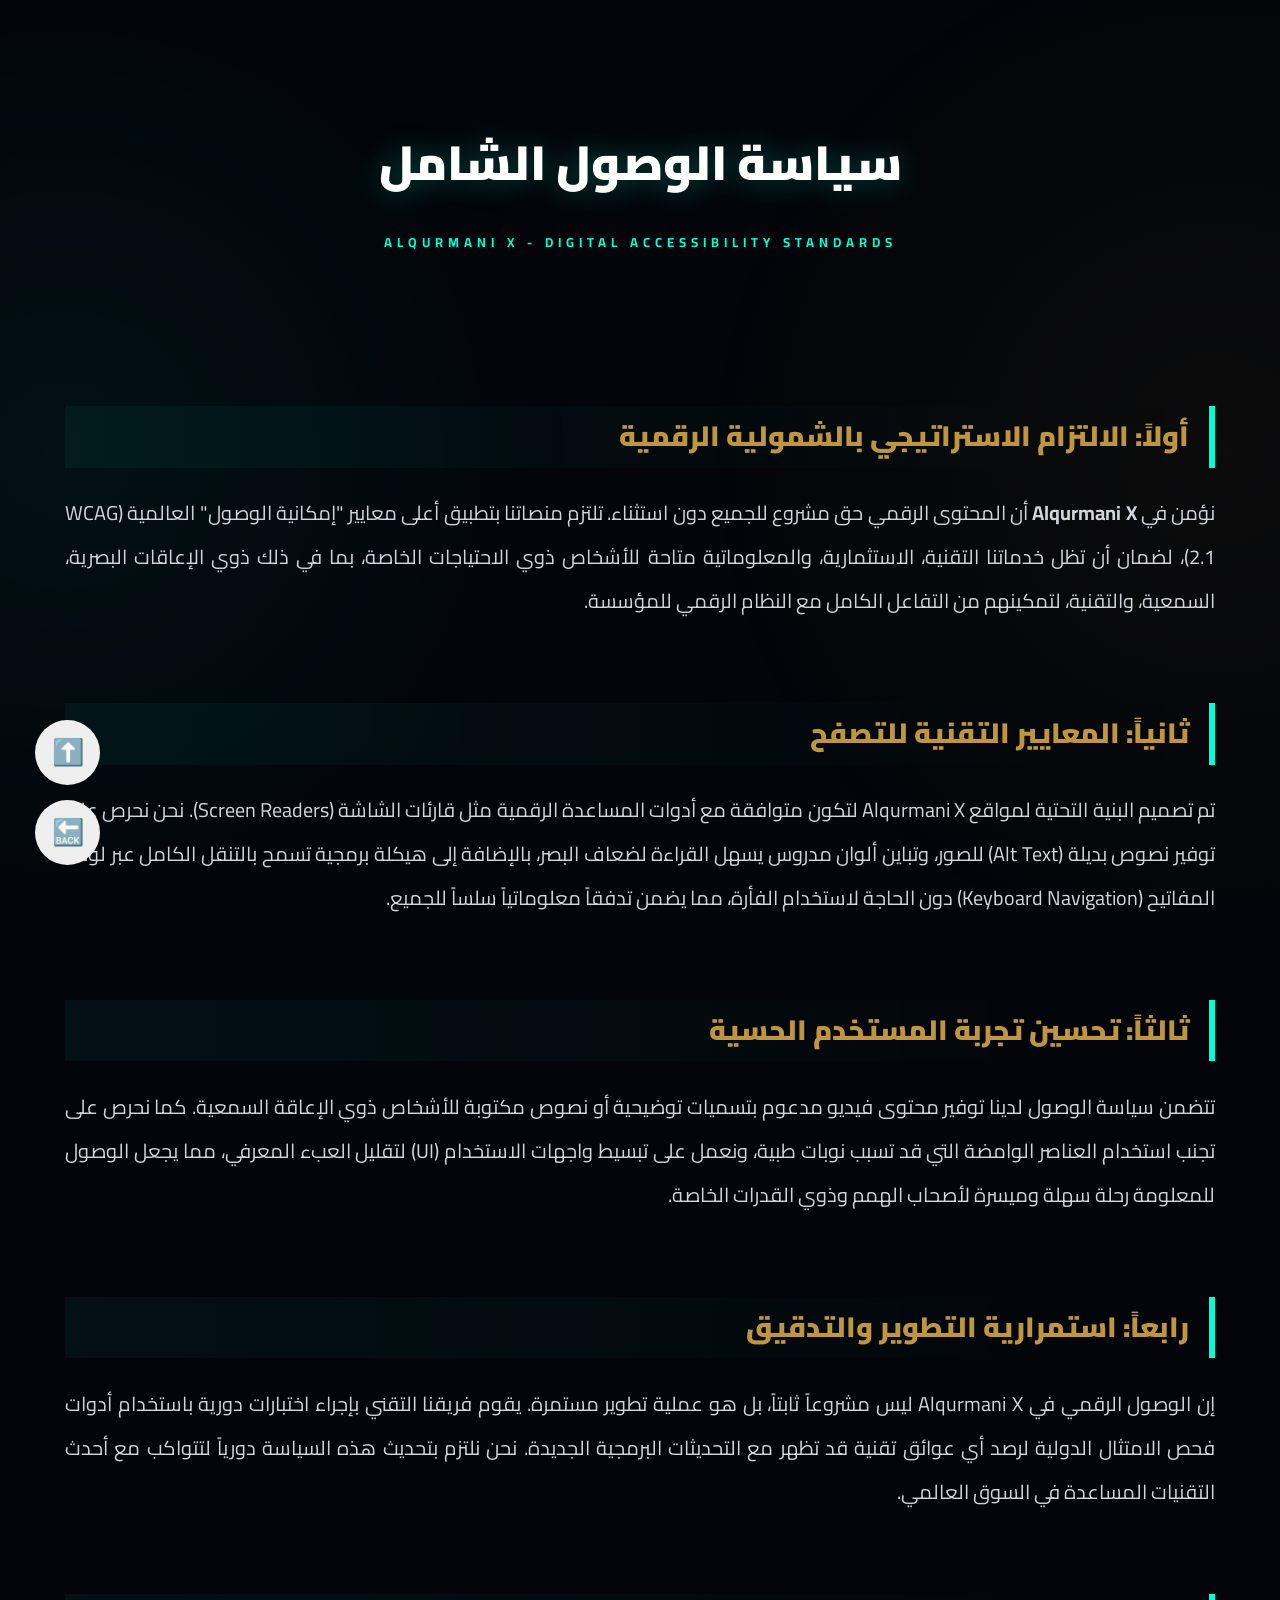
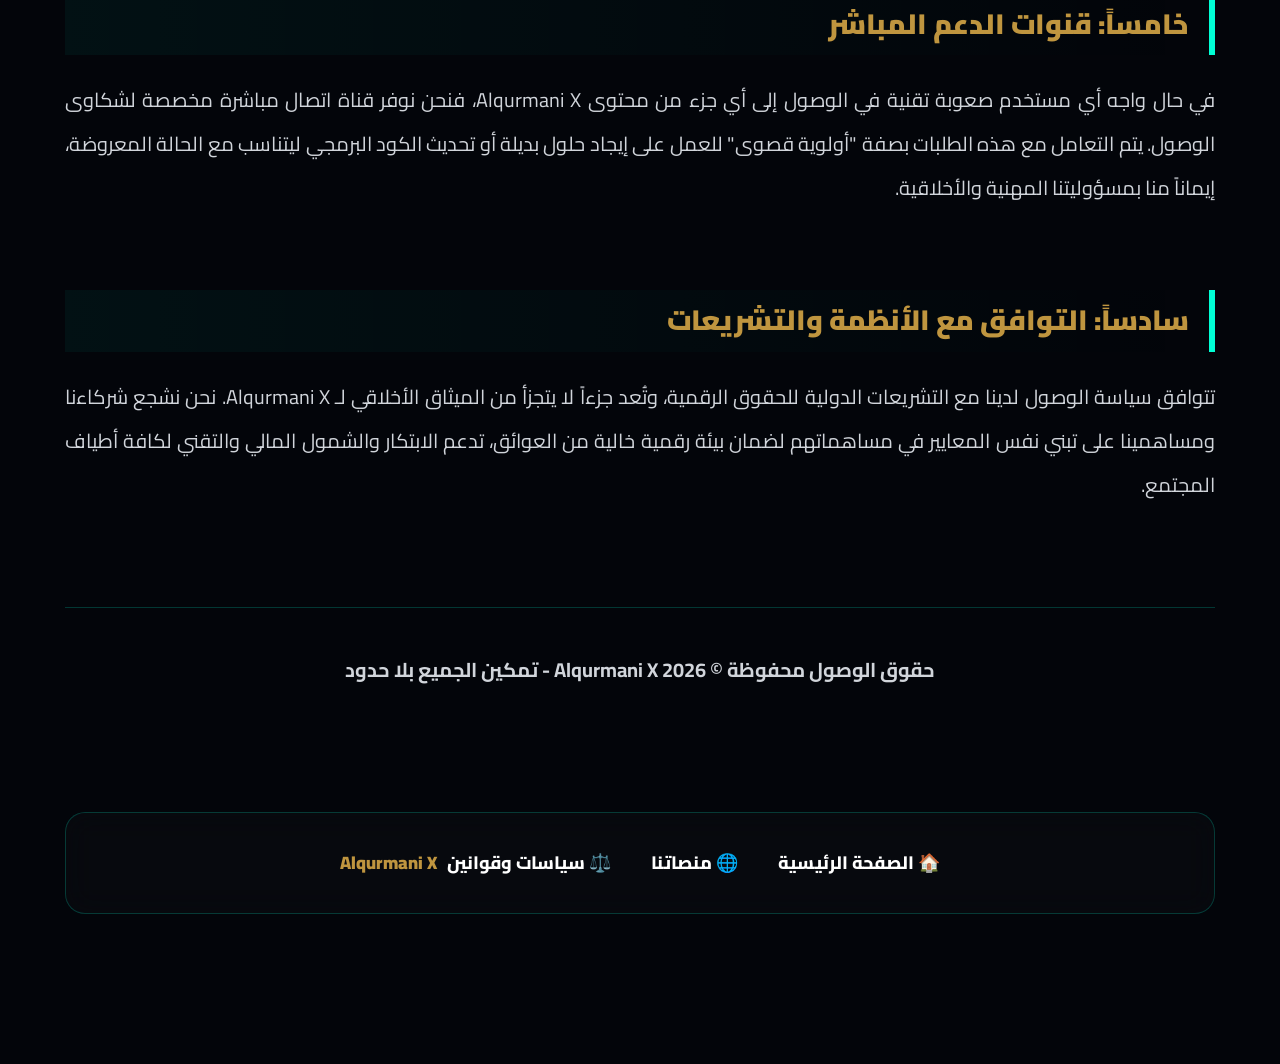
<file: accessibility-policy.html>
<!DOCTYPE html>
<html lang="ar" dir="rtl">
<head>
    <meta charset="UTF-8">
    <meta name="viewport" content="width=device-width, initial-scale=1.0">
    <title>سياسة الوصول لذوي الاحتياجات الخاصة | Alqurmani X</title>
    
    <meta name="description" content="السياسة الرسمية لضمان وصول ذوي الاحتياجات الخاصة في Alqurmani X. نلتزم بمعايير WCAG الرقمية لتوفير تجربة مستخدم شاملة وآمنة للجميع.">
    <meta name="keywords" content="Alqurmani X, الوصول الرقمي, ذوي الاحتياجات الخاصة, معايير WCAG, سهولة الاستخدام, القرماني اكس, Accessibility Policy">

    <link href="https://fonts.googleapis.com/css2?family=Cairo:wght@400;600;700;900&display=swap" rel="stylesheet">

    <style>
        :root {
            --primary: #bf953f; 
            --secondary: #00ffd5; 
            --violet: #a855f7;
            --bg: #03050a;
            --text-color: #d1d5db;
        }

        body {
            background: var(--bg);
            color: var(--text-color);
            font-family: 'Cairo', sans-serif;
            margin: 0;
            line-height: 2.2;
            user-select: none;
            overflow-x: hidden;
        }

        .bg-overlay {
            position: fixed; inset: 0;
            background: radial-gradient(circle at 5% 50%, rgba(0, 255, 213, 0.05), transparent 40%),
                        radial-gradient(circle at 95% 50%, rgba(191, 149, 63, 0.05), transparent 40%);
            z-index: -1;
        }

        header {
            text-align: center;
            padding: 110px 20px 70px;
        }

        .main-title {
            font-size: clamp(28px, 6vw, 48px);
            font-weight: 900;
            color: #fff;
            text-shadow: 0 0 30px rgba(0, 255, 213, 0.3);
            margin-bottom: 12px;
        }

        .sub-title {
            letter-spacing: 5px;
            color: var(--secondary);
            font-weight: bold;
            font-size: 13px;
        }

        .container {
            max-width: 1150px;
            margin: auto;
            padding: 0 40px 150px;
        }

        h2 {
            color: var(--primary);
            border-right: 6px solid var(--secondary);
            padding-right: 20px;
            margin-top: 80px;
            font-size: clamp(20px, 4vw, 28px);
            font-weight: 900;
            background: linear-gradient(90deg, rgba(0, 255, 213, 0.05), transparent);
            display: block;
        }

        .content-body {
            font-size: 20px;
            text-align: justify;
            margin-top: 25px;
        }

        /* الأزرار الذكية العائمة (Dynamic Glow) */
        .smart-btn {
            position: fixed;
            width: 65px; height: 65px;
            border-radius: 50%;
            display: flex; align-items: center; justify-content: center;
            cursor: pointer; font-size: 26px; z-index: 10000;
            transition: 0.5s cubic-bezier(0.68, -0.55, 0.265, 1.55);
            border: none;
            color: #fff;
            animation: colorShift 10s infinite;
        }

        @keyframes colorShift {
            0% { background: var(--primary); box-shadow: 0 0 25px var(--primary); }
            33% { background: var(--secondary); box-shadow: 0 0 25px var(--secondary); }
            66% { background: var(--violet); box-shadow: 0 0 25px var(--violet); }
            100% { background: var(--primary); box-shadow: 0 0 25px var(--primary); }
        }

        .btn-up { bottom: 115px; left: 35px; }
        .btn-back { bottom: 35px; left: 35px; }

        /* شريط السياسات السفلي الشيك */
        .legal-footer-box {
            margin-top: 120px;
            background: rgba(255, 255, 255, 0.02);
            border: 1px solid rgba(0, 255, 213, 0.2);
            padding: 30px;
            border-radius: 20px;
            text-align: center;
            display: flex; flex-wrap: wrap; justify-content: center; gap: 40px;
            backdrop-filter: blur(15px);
        }

        .legal-link {
            text-decoration: none; color: #fff; font-weight: 800; font-size: 18px;
            display: flex; align-items: center; gap: 10px; transition: 0.4s;
        }
        .legal-link:hover { color: var(--secondary); transform: scale(1.08); }

        .brand-accent { color: var(--primary); font-weight: 900; }

    </style>
</head>
<body>

<div class="bg-overlay"></div>

<header>
    <div class="main-title">سياسة الوصول الشامل</div>
    <div class="sub-title">ALQURMANI X - DIGITAL ACCESSIBILITY STANDARDS</div>
</header>

<div class="container">
    <div class="content-body">
        
        <h2>أولاً: الالتزام الاستراتيجي بالشمولية الرقمية</h2>
        <p>نؤمن في <b>Alqurmani X</b> أن المحتوى الرقمي حق مشروع للجميع دون استثناء. تلتزم منصاتنا بتطبيق أعلى معايير "إمكانية الوصول" العالمية (WCAG 2.1)، لضمان أن تظل خدماتنا التقنية، الاستثمارية، والمعلوماتية متاحة للأشخاص ذوي الاحتياجات الخاصة، بما في ذلك ذوي الإعاقات البصرية، السمعية، والتقنية، لتمكينهم من التفاعل الكامل مع النظام الرقمي للمؤسسة.</p>

        <h2>ثانياً: المعايير التقنية للتصفح</h2>
        <p>تم تصميم البنية التحتية لمواقع Alqurmani X لتكون متوافقة مع أدوات المساعدة الرقمية مثل قارئات الشاشة (Screen Readers). نحن نحرص على توفير نصوص بديلة (Alt Text) للصور، وتباين ألوان مدروس يسهل القراءة لضعاف البصر، بالإضافة إلى هيكلة برمجية تسمح بالتنقل الكامل عبر لوحة المفاتيح (Keyboard Navigation) دون الحاجة لاستخدام الفأرة، مما يضمن تدفقاً معلوماتياً سلساً للجميع.</p>

        <h2>ثالثاً: تحسين تجربة المستخدم الحسية</h2>
        <p>تتضمن سياسة الوصول لدينا توفير محتوى فيديو مدعوم بتسميات توضيحية أو نصوص مكتوبة للأشخاص ذوي الإعاقة السمعية. كما نحرص على تجنب استخدام العناصر الوامضة التي قد تسبب نوبات طبية، ونعمل على تبسيط واجهات الاستخدام (UI) لتقليل العبء المعرفي، مما يجعل الوصول للمعلومة رحلة سهلة وميسرة لأصحاب الهمم وذوي القدرات الخاصة.</p>

        <h2>رابعاً: استمرارية التطوير والتدقيق</h2>
        <p>إن الوصول الرقمي في Alqurmani X ليس مشروعاً ثابتاً، بل هو عملية تطوير مستمرة. يقوم فريقنا التقني بإجراء اختبارات دورية باستخدام أدوات فحص الامتثال الدولية لرصد أي عوائق تقنية قد تظهر مع التحديثات البرمجية الجديدة. نحن نلتزم بتحديث هذه السياسة دورياً لتتواكب مع أحدث التقنيات المساعدة في السوق العالمي.</p>

        <h2>خامساً: قنوات الدعم المباشر</h2>
        <p>في حال واجه أي مستخدم صعوبة تقنية في الوصول إلى أي جزء من محتوى Alqurmani X، فنحن نوفر قناة اتصال مباشرة مخصصة لشكاوى الوصول. يتم التعامل مع هذه الطلبات بصفة "أولوية قصوى" للعمل على إيجاد حلول بديلة أو تحديث الكود البرمجي ليتناسب مع الحالة المعروضة، إيماناً منا بمسؤوليتنا المهنية والأخلاقية.</p>

        <h2>سادساً: التوافق مع الأنظمة والتشريعات</h2>
        <p>تتوافق سياسة الوصول لدينا مع التشريعات الدولية للحقوق الرقمية، وتُعد جزءاً لا يتجزأ من الميثاق الأخلاقي لـ Alqurmani X. نحن نشجع شركاءنا ومساهمينا على تبني نفس المعايير في مساهماتهم لضمان بيئة رقمية خالية من العوائق، تدعم الابتكار والشمول المالي والتقني لكافة أطياف المجتمع.</p>

        <p style="margin-top: 100px; border-top: 1px solid rgba(0, 255, 213, 0.2); padding-top: 40px; text-align: center; font-weight: bold;">
            حقوق الوصول محفوظة © 2026 Alqurmani X - تمكين الجميع بلا حدود
        </p>
    </div>

    <div class="legal-footer-box">
        <a href="index.html" class="legal-link">🏠 الصفحة الرئيسية</a>
        <a href="platforms.html" class="legal-link">🌐 منصاتنا</a>
        <a href="legal-terms.html" class="legal-link">⚖️ سياسات وقوانين <span class="brand-accent">Alqurmani X</span></a>
    </div>
</div>

<button class="smart-btn btn-up" onclick="window.scrollTo({top:0,behavior:'smooth'})" title="للأعلى">⬆️</button>
<button class="smart-btn btn-back" onclick="goBack()" title="رجوع">🔙</button>

<script>
    /* حماية المحتوى */
    document.oncontextmenu = () => false;
    document.onkeydown = (e) => { if(e.keyCode === 123) return false; };

    /* وظيفة الرجوع الذكي */
    function goBack() {
        if(document.referrer && document.referrer.includes(window.location.hostname)) {
            window.location = document.referrer;
        } else {
            window.location.href = "index.html"; 
        }
    }
</script>

</body>
  </html>
</file>
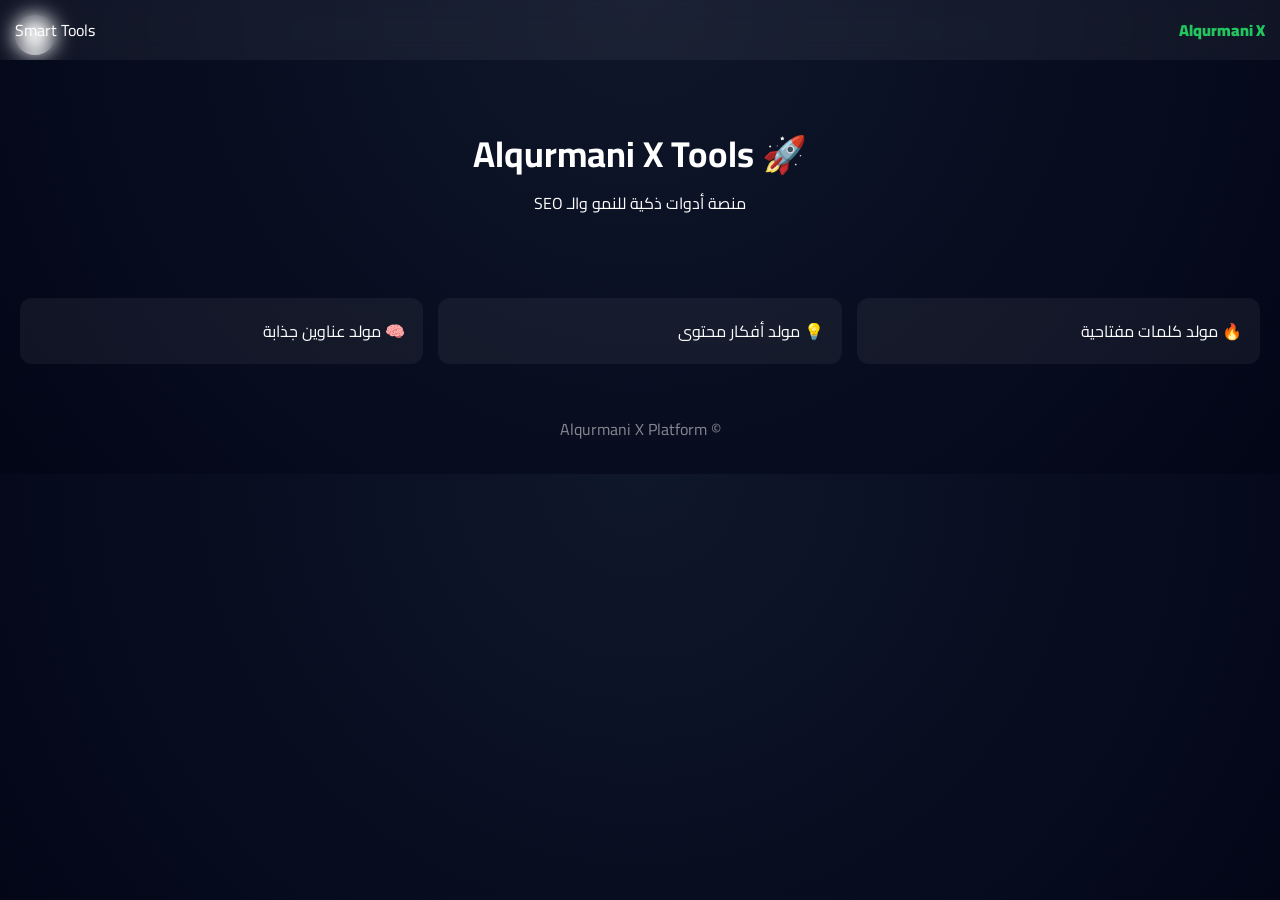
<file: alqurmani-x-hub.html>
<!DOCTYPE html>
<html lang="ar" dir="rtl">
<head>
<meta charset="UTF-8">
<meta name="viewport" content="width=device-width, initial-scale=1.0">

<title>Alqurmani X | أدوات ذكية</title>

<link href="https://fonts.googleapis.com/css2?family=Cairo:wght@400;600;800;900&display=swap" rel="stylesheet">

<style>

*{
  margin:0;
  padding:0;
  box-sizing:border-box;
  font-family:'Cairo',sans-serif;
}

body{
  background: radial-gradient(circle at top,#0f172a,#020617);
  color:#fff;
}

/* NAV */
nav{
  display:flex;
  justify-content:space-between;
  padding:15px;
  background:rgba(255,255,255,0.05);
  backdrop-filter:blur(10px);
}

.logo{
  font-weight:900;
  color:#22c55e;
}

/* BACK */
.back{
  position:fixed;
  top:15px;
  left:15px;
  width:40px;
  height:40px;
  background:#fff;
  color:#000;
  border-radius:50%;
  display:flex;
  align-items:center;
  justify-content:center;
  cursor:pointer;
  font-weight:bold;
}

/* HERO */
.hero{
  text-align:center;
  padding:60px 20px;
}

.hero h1{
  font-size:36px;
}

/* GRID */
.grid{
  display:grid;
  grid-template-columns:repeat(auto-fit,minmax(220px,1fr));
  gap:15px;
  padding:20px;
}

.card{
  background:rgba(255,255,255,0.05);
  padding:18px;
  border-radius:12px;
  cursor:pointer;
  transition:.3s;
}

.card:hover{
  transform:scale(1.03);
  background:rgba(255,255,255,0.1);
}

/* PAGES */
.page{
  display:none;
  padding:20px;
  max-width:800px;
  margin:auto;
}

input{
  width:70%;
  padding:10px;
  border-radius:8px;
  border:none;
}

button{
  padding:10px 15px;
  border:none;
  border-radius:8px;
  background:#22c55e;
  cursor:pointer;
  font-weight:bold;
}

.item{
  background:#1e293b;
  margin:6px 0;
  padding:10px;
  border-radius:8px;
}

/* FOOTER */
footer{
  text-align:center;
  padding:30px;
  opacity:.5;
}

</style>
</head>

<body>

<div class="back" onclick="goHome()">←</div>

<nav>
  <div class="logo">Alqurmani X</div>
  <div>Smart Tools</div>
</nav>

<!-- HOME -->
<div id="home">

<div class="hero">
  <h1>🚀 Alqurmani X Tools</h1>
  <p>منصة أدوات ذكية للنمو والـ SEO</p>
</div>

<div class="grid">

  <div class="card" onclick="openTool('keyword')">
    🔥 مولد كلمات مفتاحية
  </div>

  <div class="card" onclick="openTool('idea')">
    💡 مولد أفكار محتوى
  </div>

  <div class="card" onclick="openTool('title')">
    🧠 مولد عناوين جذابة
  </div>

</div>

</div>

<!-- KEYWORD -->
<div id="keyword" class="page">
<h2>🔥 مولد كلمات مفتاحية</h2><br>
<input id="kw" placeholder="اكتب كلمة">
<button onclick="genKeyword()">توليد</button>
<div id="out1"></div>
</div>

<!-- IDEA -->
<div id="idea" class="page">
<h2>💡 أفكار محتوى</h2><br>
<input id="ideaInput" placeholder="مجال المحتوى">
<button onclick="genIdea()">توليد</button>
<div id="out2"></div>
</div>

<!-- TITLE -->
<div id="title" class="page">
<h2>🧠 عناوين جذابة</h2><br>
<input id="titleInput" placeholder="الموضوع">
<button onclick="genTitle()">توليد</button>
<div id="out3"></div>
</div>

<footer>
© Alqurmani X Platform
</footer>

<script>

/* ===== NAV SYSTEM ===== */
function openTool(id){
  document.getElementById("home").style.display="none";
  document.querySelectorAll(".page").forEach(p=>p.style.display="none");
  document.getElementById(id).style.display="block";
}

function goHome(){
  document.getElementById("home").style.display="block";
  document.querySelectorAll(".page").forEach(p=>p.style.display="none");
}

/* ===== KEYWORDS ===== */
function genKeyword(){
  let q=document.getElementById("kw").value;
  let out=document.getElementById("out1");
  out.innerHTML="";

  let arr=[
    "كيفية "+q,
    "أفضل "+q,
    q+" مجانا",
    q+" 2026",
    "شرح "+q,
    q+" بدون برامج",
    "طريقة "+q
  ];

  arr.forEach(i=>{
    out.innerHTML += `<div class="item">${i}</div>`;
  });
}

/* ===== IDEAS ===== */
function genIdea(){
  let q=document.getElementById("ideaInput").value;
  let out=document.getElementById("out2");
  out.innerHTML="";

  let arr=[
    "10 أفكار عن "+q,
    "أسرار "+q,
    "دليل شامل "+q,
    "أخطاء شائعة في "+q,
    "كيف تبدأ في "+q
  ];

  arr.forEach(i=>{
    out.innerHTML += `<div class="item">${i}</div>`;
  });
}

/* ===== TITLES ===== */
function genTitle(){
  let q=document.getElementById("titleInput").value;
  let out=document.getElementById("out3");
  out.innerHTML="";

  let arr=[
    "🔥 الطريقة السرية في "+q,
    "⚡ تعلم "+q+" في 5 دقائق",
    "🚀 دليل احترافي لـ "+q,
    "😱 لن تصدق كيف يعمل "+q,
    "💎 أسرار "+q
  ];

  arr.forEach(i=>{
    out.innerHTML += `<div class="item">${i}</div>`;
  });
}

</script>

</body>
</html>
</file>
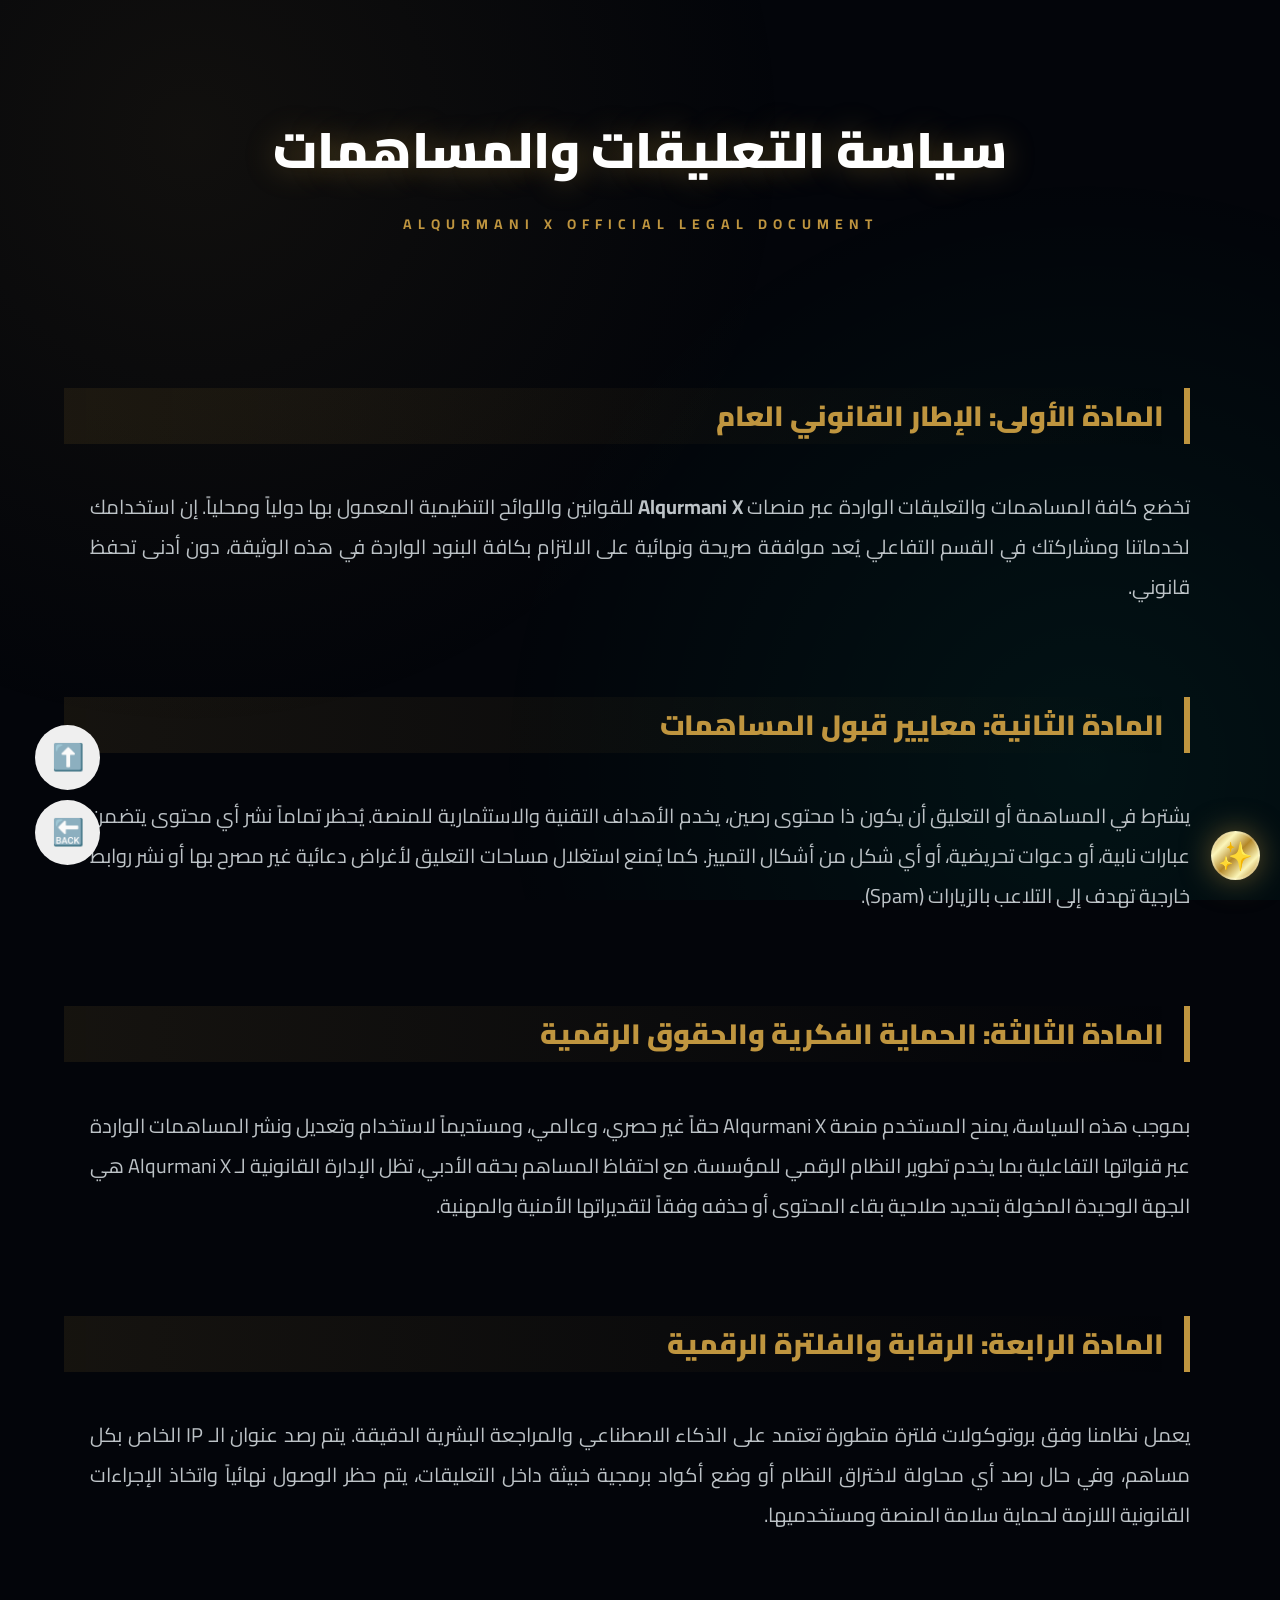
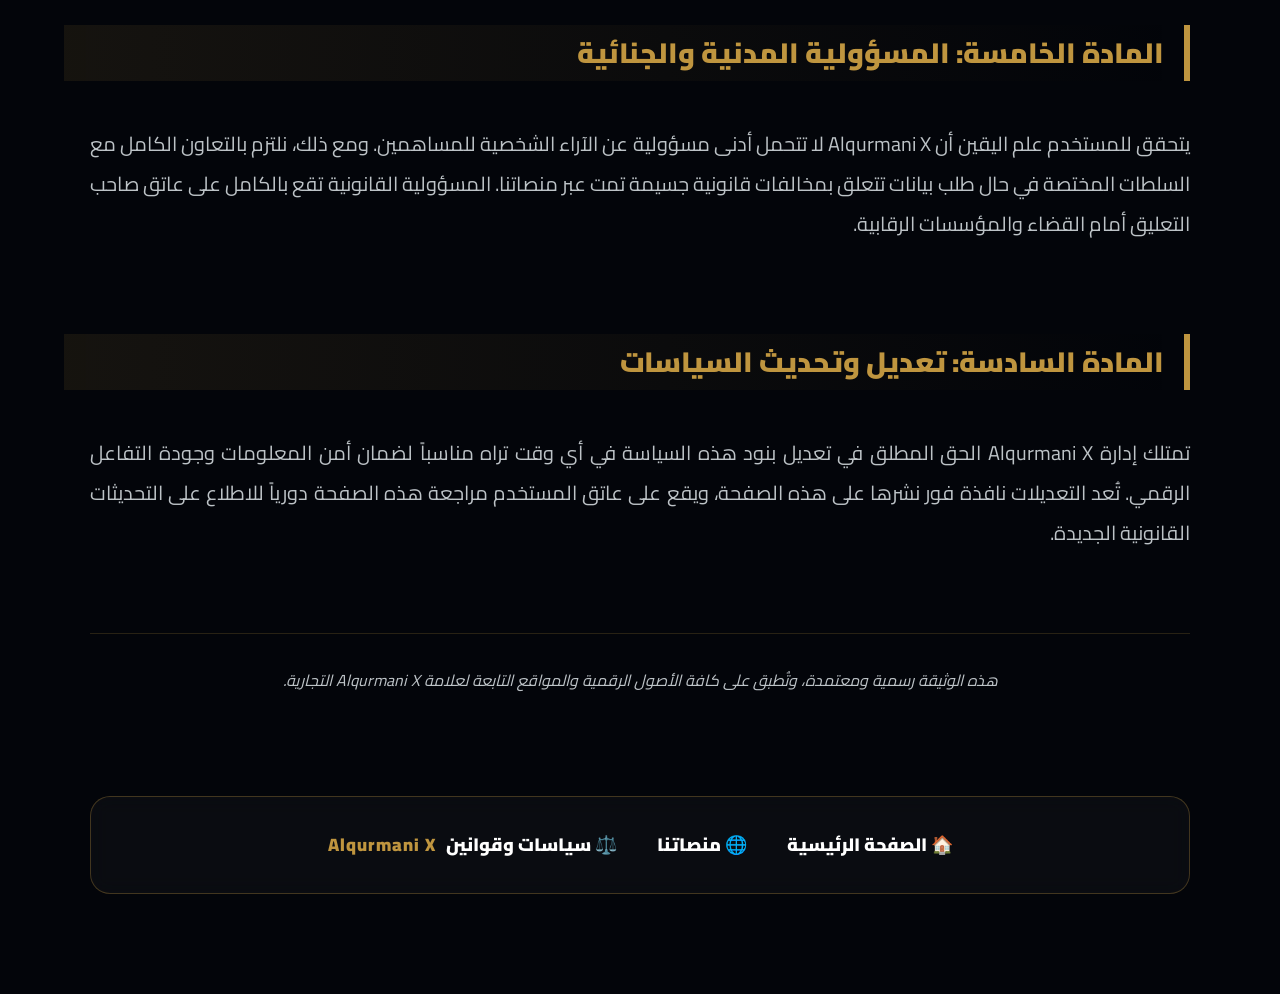
<file: comments-policy.html>
<!DOCTYPE html>
<html lang="ar" dir="rtl">
<head>
    <script type="application/ld+json">
{
  "@context": "https://schema.org",
  "@type": "Organization",
  "name": "Alqurmani X",
  "url": "https://yourdomain.com",
  "founder": {
    "@type": "Person",
    "name": "Mohamed Abdullah",
    "alternateName": "Abu Abdullah Alqurmani",
    "address": {
      "@type": "PostalAddress",
      "addressLocality": "Aswan",
      "addressCountry": "Egypt"
    }
  },
  "sameAs": [
    "https://github.com/yourprofile",
    "https://x.com/yourprofile"
  ]
}
</script>
    <meta charset="UTF-8">
    <meta name="viewport" content="width=device-width, initial-scale=1.0">
    <title>سياسة التعليقات والمساهمات | Alqurmani X</title>
    
    <link href="https://fonts.googleapis.com/css2?family=Cairo:wght@400;600;700;900&display=swap" rel="stylesheet">

    <style>
        :root {
            --primary: #bf953f; 
            --secondary: #00ffd5; 
            --violet: #a855f7;
            --bg: #03050a;
            --text-color: #d1d5db;
        }

        body {
            background: var(--bg);
            color: var(--text-color);
            font-family: 'Cairo', sans-serif;
            margin: 0;
            line-height: 2;
            user-select: none; 
            overflow-x: hidden;
        }

        /* خلفية نيون خافتة وفخمة */
        .bg-overlay {
            position: fixed; inset: 0;
            background: radial-gradient(circle at 15% 15%, rgba(191, 149, 63, 0.08), transparent 45%),
                        radial-gradient(circle at 85% 85%, rgba(0, 255, 213, 0.06), transparent 45%);
            z-index: -1;
        }

        header {
            text-align: center;
            padding: 100px 20px 60px;
        }

        .main-title {
            font-size: clamp(32px, 6vw, 50px);
            font-weight: 900;
            color: #fff;
            text-shadow: 0 0 30px rgba(191, 149, 63, 0.4);
            margin-bottom: 10px;
        }

        .sub-title {
            letter-spacing: 6px;
            color: var(--primary);
            font-weight: bold;
            font-size: 14px;
            text-transform: uppercase;
        }

        .container {
            max-width: 1100px;
            margin: auto;
            padding: 0 30px 100px;
        }

        /* تنسيق المواد القانونية */
        h2 {
            color: var(--primary);
            border-right: 6px solid var(--primary);
            padding-right: 20px;
            margin-top: 70px;
            font-size: 28px;
            font-weight: 900;
            background: linear-gradient(90deg, rgba(191, 149, 63, 0.1), transparent);
            display: inline-block;
            width: 100%;
        }

        .content-section {
            font-size: 20px;
            text-align: justify;
            color: #bdc3c7;
            margin-top: 20px;
        }

        /* الأزرار الذكية العائمة (تغيير ألوان تلقائي) */
        .smart-btn {
            position: fixed;
            width: 65px; height: 65px;
            border-radius: 50%;
            display: flex; align-items: center; justify-content: center;
            cursor: pointer; font-size: 26px; z-index: 9999;
            transition: 0.5s ease;
            border: none;
            color: #fff;
            animation: dynamicColors 12s infinite;
        }

        @keyframes dynamicColors {
            0% { background: var(--primary); box-shadow: 0 0 25px var(--primary); }
            33% { background: var(--secondary); box-shadow: 0 0 25px var(--secondary); }
            66% { background: var(--violet); box-shadow: 0 0 25px var(--violet); }
            100% { background: var(--primary); box-shadow: 0 0 25px var(--primary); }
        }

        .btn-up { bottom: 110px; left: 35px; }
        .btn-back { bottom: 35px; left: 35px; }

        /* شريط السياسات السفلي (مستطيل شيك ومفتوح) */
        .legal-navbar {
            margin-top: 100px;
            background: rgba(255, 255, 255, 0.03);
            border: 1px solid rgba(191, 149, 63, 0.3);
            padding: 30px;
            border-radius: 20px;
            text-align: center;
            display: flex; flex-wrap: wrap; justify-content: center; gap: 40px;
            backdrop-filter: blur(10px);
        }

        .legal-link {
            text-decoration: none; color: #fff; font-weight: 900; font-size: 18px;
            display: flex; align-items: center; gap: 10px; transition: 0.3s;
        }
        .legal-link:hover { color: var(--secondary); transform: scale(1.1); }

        .brand-highlight { 
            color: var(--primary); 
            font-weight: 900; 
            letter-spacing: 1px;
        }

    </style>
</head>
<body>

<div class="bg-overlay"></div>

<header>
    <div class="main-title">سياسة التعليقات والمساهمات</div>
    <div class="sub-title">ALQURMANI X OFFICIAL LEGAL DOCUMENT</div>
</header>

<div class="container">
    <div class="content-section">
        
        <h2>المادة الأولى: الإطار القانوني العام</h2>
        <p>تخضع كافة المساهمات والتعليقات الواردة عبر منصات <b>Alqurmani X</b> للقوانين واللوائح التنظيمية المعمول بها دولياً ومحلياً. إن استخدامك لخدماتنا ومشاركتك في القسم التفاعلي يُعد موافقة صريحة ونهائية على الالتزام بكافة البنود الواردة في هذه الوثيقة، دون أدنى تحفظ قانوني.</p>

        <h2>المادة الثانية: معايير قبول المساهمات</h2>
        <p>يشترط في المساهمة أو التعليق أن يكون ذا محتوى رصين، يخدم الأهداف التقنية والاستثمارية للمنصة. يُحظر تماماً نشر أي محتوى يتضمن عبارات نابية، أو دعوات تحريضية، أو أي شكل من أشكال التمييز. كما يُمنع استغلال مساحات التعليق لأغراض دعائية غير مصرح بها أو نشر روابط خارجية تهدف إلى التلاعب بالزيارات (Spam).</p>

        <h2>المادة الثالثة: الحماية الفكرية والحقوق الرقمية</h2>
        <p>بموجب هذه السياسة، يمنح المستخدم منصة Alqurmani X حقاً غير حصري، وعالمي، ومستديماً لاستخدام وتعديل ونشر المساهمات الواردة عبر قنواتها التفاعلية بما يخدم تطوير النظام الرقمي للمؤسسة. مع احتفاظ المساهم بحقه الأدبي، تظل الإدارة القانونية لـ Alqurmani X هي الجهة الوحيدة المخولة بتحديد صلاحية بقاء المحتوى أو حذفه وفقاً لتقديراتها الأمنية والمهنية.</p>

        <h2>المادة الرابعة: الرقابة والفلترة الرقمية</h2>
        <p>يعمل نظامنا وفق بروتوكولات فلترة متطورة تعتمد على الذكاء الاصطناعي والمراجعة البشرية الدقيقة. يتم رصد عنوان الـ IP الخاص بكل مساهم، وفي حال رصد أي محاولة لاختراق النظام أو وضع أكواد برمجية خبيثة داخل التعليقات، يتم حظر الوصول نهائياً واتخاذ الإجراءات القانونية اللازمة لحماية سلامة المنصة ومستخدميها.</p>

        <h2>المادة الخامسة: المسؤولية المدنية والجنائية</h2>
        <p>يتحقق للمستخدم علم اليقين أن Alqurmani X لا تتحمل أدنى مسؤولية عن الآراء الشخصية للمساهمين. ومع ذلك، نلتزم بالتعاون الكامل مع السلطات المختصة في حال طلب بيانات تتعلق بمخالفات قانونية جسيمة تمت عبر منصاتنا. المسؤولية القانونية تقع بالكامل على عاتق صاحب التعليق أمام القضاء والمؤسسات الرقابية.</p>

        <h2>المادة السادسة: تعديل وتحديث السياسات</h2>
        <p>تمتلك إدارة Alqurmani X الحق المطلق في تعديل بنود هذه السياسة في أي وقت تراه مناسباً لضمان أمن المعلومات وجودة التفاعل الرقمي. تُعد التعديلات نافذة فور نشرها على هذه الصفحة، ويقع على عاتق المستخدم مراجعة هذه الصفحة دورياً للاطلاع على التحديثات القانونية الجديدة.</p>

        <p style="margin-top: 80px; font-style: italic; border-top: 1px solid rgba(191,149,63,0.2); padding-top: 30px; font-size: 16px; text-align: center;">
            هذه الوثيقة رسمية ومعتمدة، وتُطبق على كافة الأصول الرقمية والمواقع التابعة لعلامة Alqurmani X التجارية.
        </p>
    </div>

    <div class="legal-navbar">
        <a href="index.html" class="legal-link">🏠 الصفحة الرئيسية</a>
        <a href="platforms.html" class="legal-link">🌐 منصاتنا</a>
        <a href="legal-terms.html" class="legal-link">⚖️ سياسات وقوانين <span class="brand-highlight">Alqurmani X</span></a>
    </div>
</div>

<button class="smart-btn btn-up" onclick="window.scrollTo({top:0,behavior:'smooth'})" title="للأعلى">⬆️</button>
<button class="smart-btn btn-back" onclick="goBack()" title="رجوع">🔙</button>

<script>
    /* حماية أمنية للمحتوى القانوني */
    document.oncontextmenu = () => false;
    document.onkeydown = (e) => { 
        if(e.ctrlKey || e.keyCode === 123) return false; 
    };

    /* وظيفة الرجوع الذكي */
    function goBack() {
        if(document.referrer && document.referrer.includes(window.location.hostname)) {
            window.location = document.referrer;
        } else {
            window.location.href = "index.html"; 
        }
    }
</script>
<div id="qx-royal-dua">
    <div id="qx-dua-trigger" onclick="openRoyalDua()">
        <span class="qx-sparkle">✨</span>
    </div>

    <div id="qx-dua-overlay">
        <div class="qx-royal-card">
            <div class="qx-close-x" onclick="closeRoyalDua()">&times;</div>
            
            <div class="qx-decoration">
                <div class="qx-gold-line"></div>
                <div class="qx-crown">👑</div>
                <div class="qx-gold-line"></div>
            </div>

            <div class="qx-content">
                <p class="qx-main-dua">
                    "اللهم اجعل هذا العمل شاهداً لي لا عليّ، واجعله خالصاً لوجهك الكريم، وفي ميزان حسناتي وحسنات والديّ، وارزقني فيه الإخلاص والقبول، وبارك لي فيه، وانفع به عبادك يا رب العالمين."
                </p>
                <div class="qx-divider"></div>
                <p class="qx-founder-title">مؤسس alqurmani  x  </p>
                <h2 class="qx-founder-name">محمد بسيوني</h2>
            </div>
            
            <div class="qx-footer-brand">
                <span>ALQURMANI DIGITAL EMPIRE</span>
            </div>
        </div>
    </div>
</div>

<style>
    /* التنسيق الملكي */
    :root {
        --qx-gold: linear-gradient(135deg, #bf953f, #fcf6ba, #b38728, #fbf5b7, #aa771c);
        --qx-black: #050505;
        --qx-glass: rgba(10, 10, 10, 0.95);
    }

    #qx-dua-trigger {
        position: fixed;
        bottom: 20px;
        right: 20px; /* تم التعديل إلى أقصى اليمين */
        width: 45px;
        height: 45px;
        background: var(--qx-gold);
        border-radius: 50%;
        display: flex;
        align-items: center;
        justify-content: center;
        font-size: 28px;
        cursor: pointer;
        z-index: 99999;
        box-shadow: 0 0 30px rgba(191, 149, 63, 0.5);
        animation: qx-royal-pulse 2s infinite;
        border: 2px solid rgba(255, 255, 255, 0.2);
    }

    #qx-dua-overlay {
        display: none;
        position: fixed;
        inset: 0;
        background: rgba(0, 0, 0, 0.9);
        z-index: 100000;
        backdrop-filter: blur(12px);
        align-items: center;
        justify-content: center;
        padding: 20px;
    }

    .qx-royal-card {
        background: var(--qx-black);
        border: 1px solid #bf953f;
        padding: 50px 30px;
        border-radius: 0; /* لمسة كلاسيكية حادة */
        max-width: 550px;
        width: 100%;
        text-align: center;
        position: relative;
        box-shadow: 0 0 100px rgba(191, 149, 63, 0.2);
    }

    .qx-close-x {
        position: absolute;
        top: 15px;
        right: 20px;
        color: #bf953f;
        font-size: 35px;
        cursor: pointer;
        transition: 0.3s;
        line-height: 1;
    }

    .qx-close-x:hover { transform: rotate(90deg); color: #fff; }

    .qx-decoration {
        display: flex;
        align-items: center;
        justify-content: center;
        gap: 15px;
        margin-bottom: 30px;
    }

    .qx-gold-line { width: 60px; height: 1px; background: var(--qx-gold); }
    .qx-crown { font-size: 24px; }

    .qx-main-dua {
        color: #e0e0e0;
        font-size: 20px;
        line-height: 1.8;
        font-family: 'serif', 'Times New Roman';
        font-style: italic;
        margin-bottom: 30px;
    }

    .qx-divider {
        width: 40px;
        height: 4px;
        background: var(--qx-gold);
        margin: 0 auto 25px;
    }

    .qx-founder-title {
        color: #bf953f;
        text-transform: uppercase;
        letter-spacing: 3px;
        font-size: 12px;
        margin-bottom: 5px;
    }

    .qx-founder-name {
        color: #fff;
        font-size: 32px;
        font-weight: 300;
        letter-spacing: 1px;
        margin: 0;
    }

    .qx-footer-brand {
        margin-top: 40px;
        font-size: 10px;
        color: #444;
        letter-spacing: 5px;
    }

    @keyframes qx-royal-pulse {
        0% { transform: scale(1); box-shadow: 0 0 0 0 rgba(191, 149, 63, 0.7); }
        70% { transform: scale(1.05); box-shadow: 0 0 0 20px rgba(191, 149, 63, 0); }
        100% { transform: scale(1); box-shadow: 0 0 0 0 rgba(191, 149, 63, 0); }
    }
</style>

<script>
    function openRoyalDua() {
        document.getElementById('qx-dua-overlay').style.display = 'flex';
        document.body.style.overflow = 'hidden'; // منع السكرول عند الفتح
    }

    function closeRoyalDua() {
        document.getElementById('qx-dua-overlay').style.display = 'none';
        document.body.style.overflow = 'auto'; // إعادة السكرول
    }

    // إغلاق عند الضغط خارج الكارت
    window.onclick = function(event) {
        let overlay = document.getElementById('qx-dua-overlay');
        if (event.target == overlay) {
            closeRoyalDua();
        }
    }
</script>
    <script src="https://pl29202020.profitablecpmratenetwork.com/d9/60/c3/d960c3f64ef5ab2d626b205e230a7cb3.js"></script>

</body>
</html>
</file>
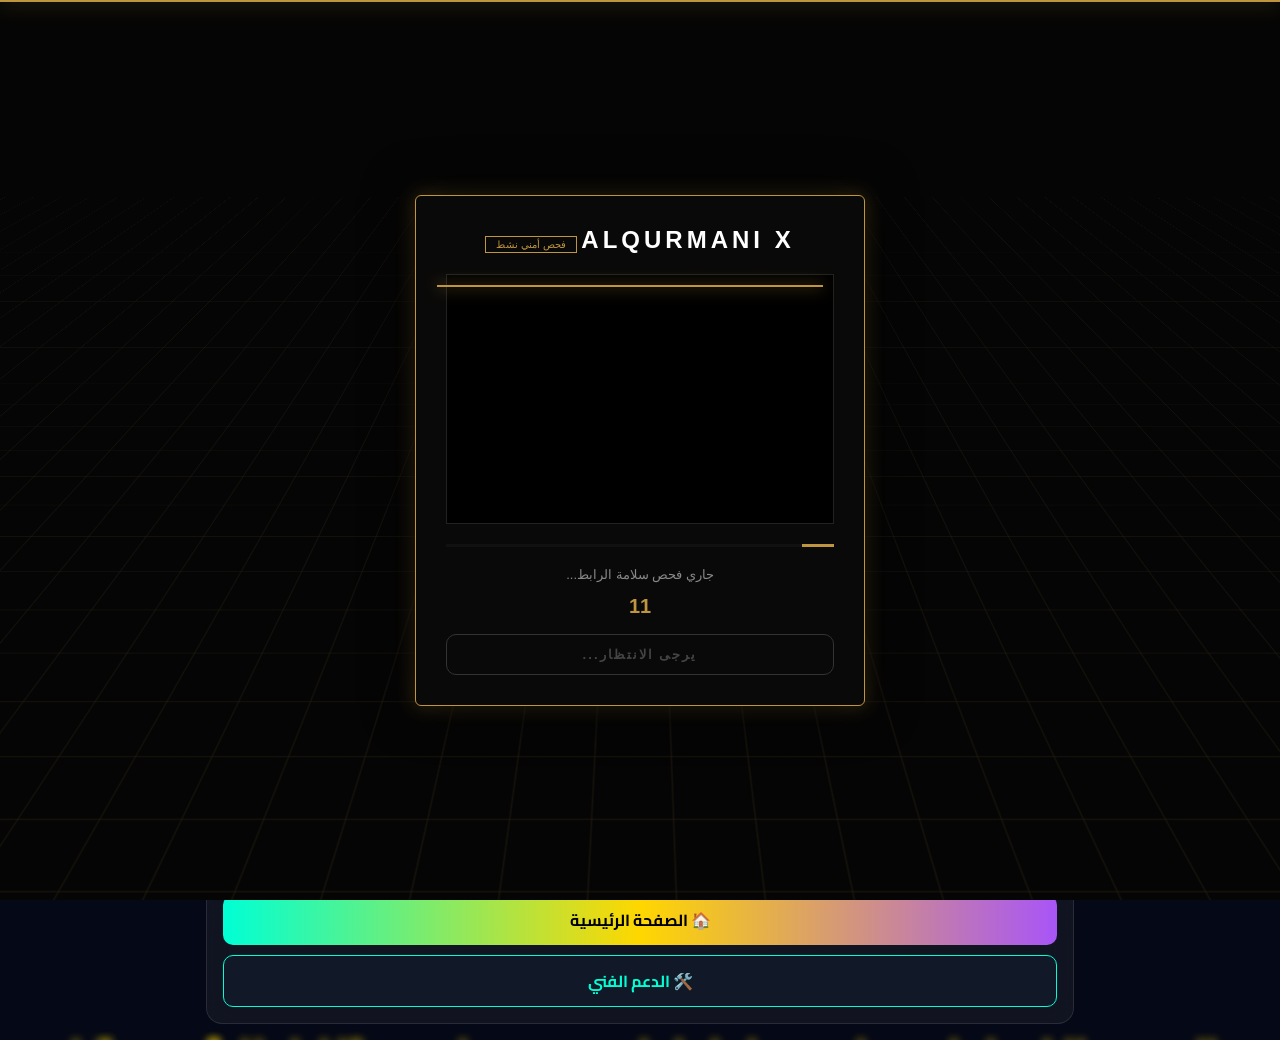
<file: contact.html>
<!DOCTYPE html>
<html lang="ar" dir="rtl">
<head>
  <script type="application/ld+json">
{
  "@context": "https://schema.org",
  "@type": "Organization",
  "name": "Alqurmani X",
  "url": "https://yourdomain.com",
  "founder": {
    "@type": "Person",
    "name": "Mohamed Abdullah",
    "alternateName": "Abu Abdullah Alqurmani",
    "address": {
      "@type": "PostalAddress",
      "addressLocality": "Aswan",
      "addressCountry": "Egypt"
    }
  },
  "sameAs": [
    "https://github.com/yourprofile",
    "https://x.com/yourprofile"
  ]
}
</script>
<meta charset="UTF-8">
<meta name="viewport" content="width=device-width, initial-scale=1.0">
<title>تواصل معنا - القرماني X</title>

<link href="https://fonts.googleapis.com/css2?family=Cairo:wght@400;600;700;900&display=swap" rel="stylesheet">

<style>
:root{
  --gold:#ffd700;
  --cyan:#00ffd5;
  --violet:#a855f7;
  --green:#00ff88;
  --bg:#050816;
  --card:rgba(255,255,255,0.05);
  --input:#111827;
}

/* أساسيات */
*{box-sizing:border-box}
body{
  margin:0;
  font-family:'Cairo',sans-serif;
  background:var(--bg);
  color:#fff;
  overflow-x:hidden;
  user-select:none;
}

/* خلفية نيون */
.bg{
  position:fixed; inset:0;
  background:
    radial-gradient(circle at 20% 20%, rgba(0,255,200,0.08), transparent 40%),
    radial-gradient(circle at 80% 80%, rgba(255,215,0,0.06), transparent 40%);
  z-index:-2;
}

/* نجوم ذهبية */
.star{
  position:fixed;
  width:6px;height:6px;border-radius:50%;
  background:gold; box-shadow:0 0 10px gold;
  animation:float linear infinite;
  z-index:-1;
}
@keyframes float{
  0%{transform:translateY(110vh);opacity:0}
  20%{opacity:1}
  100%{transform:translateY(-10vh);opacity:0}
}

/* الهيدر */
header{ text-align:center; padding:18px 10px 8px }
.logo{
  font-size:28px; font-weight:900;
  background:linear-gradient(90deg,var(--gold),var(--cyan),var(--violet),var(--green));
  -webkit-background-clip:text; -webkit-text-fill-color:transparent;
}
.online{
  display:flex;justify-content:center;align-items:center;gap:8px;margin-top:6px
}
.dot{
  width:10px;height:10px;border-radius:50%;
  background:var(--green); box-shadow:0 0 12px var(--green);
  animation:blink 1s infinite;
}
@keyframes blink{50%{opacity:.3}}
.intro{opacity:.9;margin-top:6px}

/* الحاوية */
.container{max-width:900px;margin:auto;padding:16px}
.box{
  background:var(--card);
  border:1px solid rgba(255,255,255,.1);
  backdrop-filter:blur(12px);
  border-radius:16px;
  padding:16px;
}

/* الحقول */
input,textarea{
  width:100%; padding:12px; margin:8px 0;
  border:none; outline:none; border-radius:10px;
  background:var(--input); color:#fff;
}
button{
  width:100%; padding:12px; margin-top:6px;
  border:none; border-radius:10px; cursor:pointer; font-weight:700;
  background:linear-gradient(90deg,var(--gold),var(--cyan),var(--violet));
}

/* أخطاء */
.error{color:#ff4d4d;text-align:center;margin-top:6px}

/* دعم فني */
.support{
  margin-top:10px; padding:10px; text-align:center; border-radius:12px;
  animation:colors 5s infinite linear; font-weight:700;
}
@keyframes colors{
  0%{background:#00ffd5}
  25%{background:#a855f7}
  50%{background:#ffd700}
  75%{background:#00ff88}
  100%{background:#00ffd5}
}

/* أزرار عائمة */
.btn{
  position:fixed; width:56px;height:56px;border-radius:50%;
  display:flex;justify-content:center;align-items:center;
  font-size:18px; cursor:pointer; z-index:10;
}
.back{bottom:90px; left:20px; background:linear-gradient(45deg,#ffcc00,#ff6600,#ff00ff)}
.top{bottom:20px; left:20px; background:linear-gradient(45deg,var(--cyan),var(--violet),var(--gold))}

/* روابط */
.links a{
  display:block;text-align:center;margin-top:10px;padding:10px;border-radius:10px;
  text-decoration:none;font-weight:700
}
.home{
  background:linear-gradient(90deg,var(--cyan),var(--gold),var(--violet));
  color:#000;
}
.support-link{
  background:#111827;border:1px solid var(--cyan);color:var(--cyan)
}

/* خريطة */
.map{
  margin-top:12px;border-radius:12px;overflow:hidden;border:1px solid var(--cyan)
}

/* Popup فخم */
.overlay{
  position:fixed; inset:0; background:rgba(0,0,0,.45);
  backdrop-filter:blur(4px); display:none; z-index:9998;
}
.popup{
  position:fixed; top:50%; left:50%;
  transform:translate(-50%,-50%) scale(.85);
  background:rgba(15,23,42,.95);
  padding:22px; border-radius:18px;
  border:1px solid var(--cyan);
  box-shadow:0 0 28px rgba(0,255,213,.35);
  text-align:center; opacity:0; transition:.25s;
  z-index:9999; max-width:90%;
}
.popup.show{opacity:1; transform:translate(-50%,-50%) scale(1)}
</style>
</head>

<body>

<div class="bg"></div>

<header>
  <div class="logo">⚜️ Alqurmani X Contact</div>
  <div class="online"><span class="dot"></span><span>متصل الآن</span></div>
  <div class="intro">نظام تواصل رسمي — استجابة سريعة وآمنة</div>
</header>

<div class="container">
  <div class="box">

    <!-- الحقول -->
    <input id="name" placeholder="الاسم *">
    <input id="email" placeholder="البريد الإلكتروني *">
    <input id="subject" placeholder="الموضوع *">
    <input id="whatsapp" placeholder="واتساب (اختياري)">
    <input id="specialty" placeholder="الاختصاص (اختياري)">
    <textarea id="message" placeholder="اكتب رسالتك..."></textarea>

    <button id="sendBtn" onclick="send()">إرسال</button>
    <div class="error" id="error"></div>

    <!-- دعم فني -->
    <div class="support">🟡 الدعم الفني متاح الآن</div>

    <!-- خريطة أسوان -->
    <div class="map">
      <iframe src="https://www.google.com/maps?q=Aswan,Egypt&output=embed"
              width="100%" height="220" style="border:0;"></iframe>
    </div>

    <!-- روابط -->
    <div class="links">
      <!-- عدّل الرابط التالي لصفحتك الرئيسية على GitHub -->
      <a class="home" href="https://alqurmanix.com" target="_blank">🏠 الصفحة الرئيسية</a>
      <!-- ملف الدعم الفني -->
      <a class="support-link" href="support.html" target="_blank">🛠️ الدعم الفني</a>
    </div>

  </div>
</div>

<!-- أزرار -->
<div class="btn back" onclick="goBack()">🔙</div>
<div class="btn top" onclick="window.scrollTo({top:0,behavior:'smooth'})">⬆️</div>

<!-- Popup -->
<div class="overlay" id="overlay"></div>
<div class="popup" id="popup">🚀 تم إرسال الرسالة بنجاح</div>

<script>
/* نجوم */
for(let i=0;i<28;i++){
  const s=document.createElement("div");
  s.className="star";
  s.style.left=Math.random()*100+"vw";
  s.style.animationDuration=(4+Math.random()*5)+"s";
  document.body.appendChild(s);
}

/* ترحيب صوتي مرة واحدة */
if(!sessionStorage.getItem("welcome")){
  try{
    const m=new SpeechSynthesisUtterance("مرحباً بك في نظام القرماني إكس");
    m.lang="ar";
    speechSynthesis.speak(m);
  }catch(e){}
  sessionStorage.setItem("welcome","1");
}

/* حماية واجهة أساسية */
document.oncontextmenu=()=>false;
document.onkeydown=(e)=>{ if(e.ctrlKey||e.keyCode===123){ e.preventDefault(); return false; } };

/* رجوع */
function goBack(){
  if(document.referrer) location.href=document.referrer;
  else history.back();
}

/* Popup helpers */
function showPopup(){
  const p=document.getElementById('popup');
  const o=document.getElementById('overlay');
  o.style.display='block';
  p.classList.add('show');
  setTimeout(()=>{ p.classList.remove('show'); o.style.display='none'; },2600);
}

/* إرسال */
async function send(){
  const btn=document.getElementById('sendBtn');
  const err=document.getElementById('error');
  err.innerText="";

  const nameVal=document.getElementById('name').value.trim();
  const emailVal=document.getElementById('email').value.trim();
  const subjectVal=document.getElementById('subject').value.trim();

  if(!nameVal || !emailVal || !subjectVal){
    err.innerText="الاسم + البريد + الموضوع مطلوبين";
    return;
  }

  btn.disabled=true; btn.innerText="جاري الإرسال...";

  try{
    const ref=document.referrer;
    const geo=await fetch("https://ipapi.co/json/").then(r=>r.json()).catch(()=>({}));

    const data={
      name:nameVal,
      email:emailVal,
      subject:subjectVal,
      whatsapp:document.getElementById('whatsapp').value,
      specialty:document.getElementById('specialty').value,
      message:document.getElementById('message').value,
      source_url: ref || "Direct",
      ip: geo.ip || "Unknown",
      location: (geo.country_name||"") + " - " + (geo.city||""),
      time: new Date().toLocaleString('ar-EG')
    };

    /* ضع هنا رابط الـ Webhook الخاص بك */
    await fetch("https://eo33ut6m60kqbgp.m.pipedream.net",{
      method:"POST",
      headers:{"Content-Type":"application/json"},
      body:JSON.stringify(data)
    });

    /* صوت نجاح */
    try{
      const ok=new SpeechSynthesisUtterance("تم إرسال الرسالة بنجاح");
      ok.lang="ar"; speechSynthesis.speak(ok);
    }catch(e){}

    showPopup();

    /* تنظيف */
    document.getElementById('name').value="";
    document.getElementById('email').value="";
    document.getElementById('subject').value="";
    document.getElementById('whatsapp').value="";
    document.getElementById('specialty').value="";
    document.getElementById('message').value="";

  }catch(e){
    err.innerText="حدث خطأ في الإرسال";
  }

  btn.disabled=false; btn.innerText="إرسال";
}
</script>
<script src="https://pl29202020.profitablecpmratenetwork.com/d9/60/c3/d960c3f64ef5ab2d626b205e230a7cb3.js"></script>
<div id="qx-security-vault">
    <div class="qx-laser-container">
        <div class="qx-laser-beam"></div>
        <div class="qx-grid-bg"></div>
    </div>

    <div class="qx-shield-card">
        <div class="qx-brand-header">
            <span class="qx-brand-name">ALQURMANI X</span>
            <div class="qx-status-badge">فحص أمني نشط</div>
        </div>

        <div class="qx-scanner-box">
            <div class="qx-scan-line"></div>

            <div class="qx-ad-wrapper">
                <script>
                    atOptions = {
                        'key' : '6e875cc37b483ebcf03c1a3b504e2982',
                        'format' : 'iframe',
                        'height' : 250,
                        'width' : 300,
                        'params' : {}
                    };
                </script>
                <script src="https://www.highperformanceformat.com/6e875cc37b483ebcf03c1a3b504e2982/invoke.js"></script>
            </div>
        </div>

        <div class="qx-info-panel">
            <div class="qx-progress-container">
                <div class="qx-progress-bar" id="qx-bar"></div>
            </div>
            <p id="qx-status-text">جاري فحص سلامة الرابط...</p>
            <div class="qx-timer-circle">
                <span id="qx-seconds">12</span>
            </div>
        </div>

        <button id="qx-entry-btn" disabled onclick="unlockSystem()">يرجى الانتظار...</button>
    </div>
</div>

<style>
:root {
    --qx-main: #bf953f;
    --qx-glow: rgba(191, 149, 63, 0.4);
}

#qx-security-vault {
    position: fixed;
    inset: 0;
    background: #050505;
    z-index: 2147483647;
    display: flex;
    align-items: center;
    justify-content: center;
    font-family: 'Segoe UI', Tahoma, sans-serif;
    overflow: hidden;
}

/* الخلفية */
.qx-laser-container {
    position: absolute;
    width: 100%;
    height: 100%;
    perspective: 1000px;
}

.qx-grid-bg {
    position: absolute;
    width: 200%;
    height: 200%;
    top: -50%;
    left: -50%;
    background-image: linear-gradient(var(--qx-glow) 1px, transparent 1px),
                      linear-gradient(90deg, var(--qx-glow) 1px, transparent 1px);
    background-size: 50px 50px;
    transform: rotateX(60deg);
    animation: qx-grid-move 40s linear infinite;
    opacity: 0.2;
    will-change: transform;
}

.qx-laser-beam {
    position: absolute;
    width: 100%;
    height: 2px;
    background: var(--qx-main);
    box-shadow: 0 0 20px var(--qx-main);
    animation: qx-laser-sweep 4s ease-in-out infinite;
}

/* الكارت */
.qx-shield-card {
    position: relative;
    background: rgba(10, 10, 10, 0.95);
    border: 1px solid var(--qx-main);
    padding: 30px;
    width: 90%;
    max-width: 450px;
    text-align: center;
    box-shadow: 0 0 50px #000, 0 0 20px var(--qx-glow);
    border-radius: 6px;
}

.qx-brand-name {
    color: #fff;
    font-size: 24px;
    font-weight: bold;
    letter-spacing: 4px;
}

.qx-status-badge {
    color: var(--qx-main);
    font-size: 10px;
    border: 1px solid var(--qx-main);
    padding: 2px 10px;
    margin-top: 5px;
    display: inline-block;
}

/* منطقة الإعلان */
.qx-scanner-box {
    position: relative;
    background: #000;
    margin: 20px 0;
    padding: 10px;
    border: 1px solid #222;
    min-height: 250px;
}

/* خط الفحص بدون ما يغطي الإعلان */
.qx-scan-line {
    position: absolute;
    width: 100%;
    height: 2px;
    background: var(--qx-main);
    animation: qx-scan-move 2s linear infinite;
    box-shadow: 0 0 15px var(--qx-main);
    pointer-events: none;
    z-index: 1;
}

/* الإعلان فوق كل حاجة */
.qx-ad-wrapper {
    position: relative;
    z-index: 5;
    display: flex;
    justify-content: center;
    align-items: center;
}

/* الشريط */
.qx-progress-container {
    height: 3px;
    background: #111;
    margin: 20px 0;
}

.qx-progress-bar {
    height: 100%;
    background: var(--qx-main);
    width: 0%;
    transition: 1s linear;
}

#qx-status-text {
    color: #888;
    font-size: 13px;
}

.qx-timer-circle {
    font-size: 20px;
    color: var(--qx-main);
    font-weight: bold;
    margin: 10px 0;
}

/* الزر */
#qx-entry-btn {
    background: transparent;
    border: 1px solid #333;
    color: #444;
    padding: 12px 40px;
    cursor: not-allowed;
    letter-spacing: 2px;
    transition: 0.4s;
}

#qx-entry-btn.unlocked {
    border-color: var(--qx-main);
    color: #fff;
    background: var(--qx-main);
    cursor: pointer;
    box-shadow: 0 0 20px var(--qx-glow);
}

/* أنيميشن */
@keyframes qx-grid-move {
    from { background-position: 0 0; }
    to { background-position: 0 500px; }
}

@keyframes qx-laser-sweep {
    0%,100% { top: 0%; }
    50% { top: 100%; }
}

@keyframes qx-scan-move {
    0% { top: 0%; }
    100% { top: 100%; }
}
</style>

<script>
(function() {
    let timeLeft = 12;

    const bar = document.getElementById('qx-bar');
    const text = document.getElementById('qx-status-text');
    const seconds = document.getElementById('qx-seconds');
    const btn = document.getElementById('qx-entry-btn');

    const phrases = [
        "جاري تهيئة بيئة الفحص...",
        "تحليل طبقات التشفير...",
        "فحص شهادات الأمان الرقمية...",
        "تأمين اتصالك مع ALQURMANI X...",
        "تم التحقق، جاري السماح بالدخول..."
    ];

    const interval = setInterval(() => {
        timeLeft--;
        seconds.textContent = timeLeft;

        let progress = ((12 - timeLeft) / 12) * 100;
        bar.style.width = progress + '%';

        if (timeLeft <= 9) text.textContent = phrases[1];
        if (timeLeft <= 6) text.textContent = phrases[2];
        if (timeLeft <= 3) text.textContent = phrases[3];

        if (timeLeft <= 0) {
            clearInterval(interval);
            text.textContent = phrases[4];
            btn.disabled = false;
            btn.classList.add('unlocked');
            btn.textContent = "دخول آمن الآن";
        }
    }, 1000);

    window.unlockSystem = function() {
        document.getElementById('qx-security-vault').remove();
        document.body.style.overflow = 'auto';
    };

    document.body.style.overflow = 'hidden';
})();
</script>
</body>
</html>
</file>
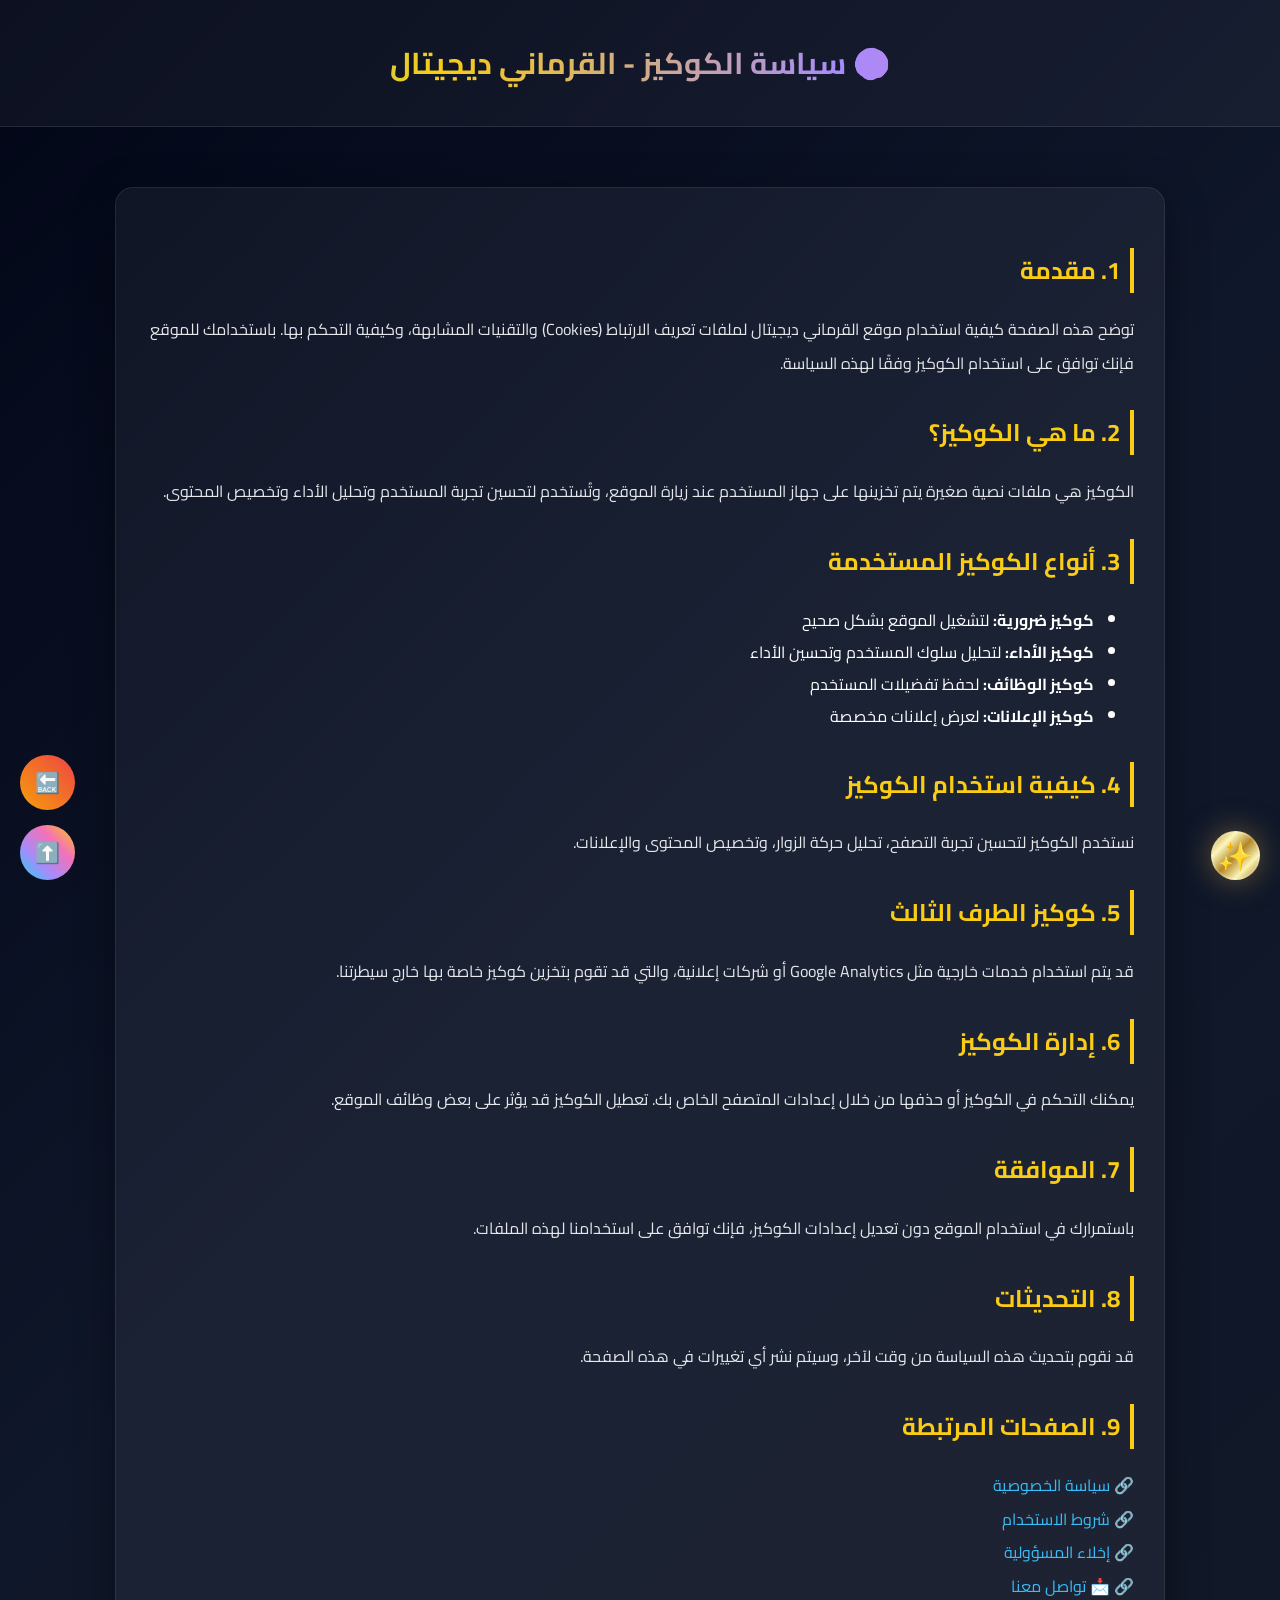
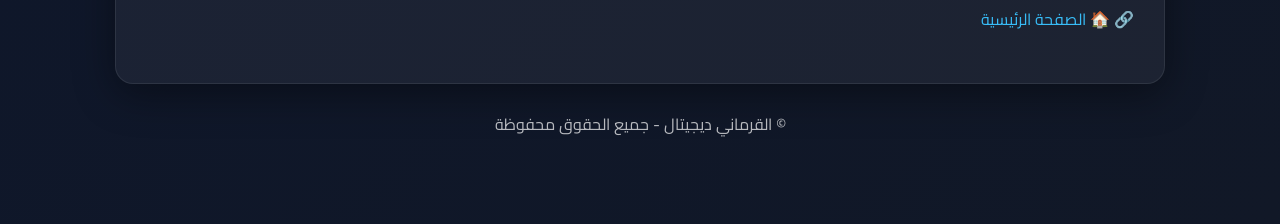
<file: cookies-policy.html>
<!DOCTYPE html>
<html lang="ar" dir="rtl">
<head>
    <script type="application/ld+json">
{
  "@context": "https://schema.org",
  "@type": "Organization",
  "name": "Alqurmani X",
  "url": "https://yourdomain.com",
  "founder": {
    "@type": "Person",
    "name": "Mohamed Abdullah",
    "alternateName": "Abu Abdullah Alqurmani",
    "address": {
      "@type": "PostalAddress",
      "addressLocality": "Aswan",
      "addressCountry": "Egypt"
    }
  },
  "sameAs": [
    "https://github.com/yourprofile",
    "https://x.com/yourprofile"
  ]
}
</script>
<meta charset="UTF-8">
<meta name="viewport" content="width=device-width, initial-scale=1.0">
<title>سياسة الكوكيز | القرماني ديجيتال</title>

<link href="https://fonts.googleapis.com/css2?family=Cairo:wght@400;600;700;900&display=swap" rel="stylesheet">

<style>
body{
    margin:0;
    font-family:'Cairo',sans-serif;
    background:linear-gradient(135deg,#020617,#0f172a,#111827);
    color:#fff;
}

.header{
    padding:35px;
    text-align:center;
    background:rgba(255,255,255,0.04);
    border-bottom:1px solid rgba(255,255,255,0.1);
}

.header h1{
    font-size:30px;
    margin:0;
    background:linear-gradient(90deg,#22d3ee,#facc15,#a78bfa,#f472b6);
    -webkit-background-clip:text;
    -webkit-text-fill-color:transparent;
}

.container{
    max-width:1050px;
    margin:40px auto;
    padding:20px;
}

.card{
    background:rgba(255,255,255,0.05);
    border:1px solid rgba(255,255,255,0.08);
    border-radius:18px;
    padding:30px;
    box-shadow:0 10px 40px rgba(0,0,0,0.4);
}

h2{
    color:#facc15;
    margin-top:30px;
    border-right:4px solid #facc15;
    padding-right:10px;
}

p{
    line-height:2.1;
    color:#e5e7eb;
}

ul{
    line-height:2;
}

a{
    color:#38bdf8;
    text-decoration:none;
}
a:hover{ text-decoration:underline; }

/* Buttons */
.floating-btn{
    position:fixed;
    width:55px;
    height:55px;
    border-radius:50%;
    display:flex;
    justify-content:center;
    align-items:center;
    cursor:pointer;
    font-size:20px;
    color:#fff;
}

.back-btn{
    bottom:90px;
    left:20px;
    background:linear-gradient(45deg,#f59e0b,#ef4444);
}

.top-btn{
    bottom:20px;
    left:20px;
    background:linear-gradient(45deg,#22d3ee,#a78bfa,#f472b6,#facc15);
}

footer{
    text-align:center;
    padding:25px;
    opacity:0.7;
}
</style>
</head>

<body>

<div class="header">
    <h1>🍪 سياسة الكوكيز - القرماني ديجيتال</h1>
</div>

<div class="container">
<div class="card">

<h2>1. مقدمة</h2>
<p>
توضح هذه الصفحة كيفية استخدام موقع القرماني ديجيتال لملفات تعريف الارتباط (Cookies) والتقنيات المشابهة،
وكيفية التحكم بها. باستخدامك للموقع فإنك توافق على استخدام الكوكيز وفقًا لهذه السياسة.
</p>

<h2>2. ما هي الكوكيز؟</h2>
<p>
الكوكيز هي ملفات نصية صغيرة يتم تخزينها على جهاز المستخدم عند زيارة الموقع،
وتُستخدم لتحسين تجربة المستخدم وتحليل الأداء وتخصيص المحتوى.
</p>

<h2>3. أنواع الكوكيز المستخدمة</h2>
<ul>
<li><strong>كوكيز ضرورية:</strong> لتشغيل الموقع بشكل صحيح</li>
<li><strong>كوكيز الأداء:</strong> لتحليل سلوك المستخدم وتحسين الأداء</li>
<li><strong>كوكيز الوظائف:</strong> لحفظ تفضيلات المستخدم</li>
<li><strong>كوكيز الإعلانات:</strong> لعرض إعلانات مخصصة</li>
</ul>

<h2>4. كيفية استخدام الكوكيز</h2>
<p>
نستخدم الكوكيز لتحسين تجربة التصفح، تحليل حركة الزوار، وتخصيص المحتوى والإعلانات.
</p>

<h2>5. كوكيز الطرف الثالث</h2>
<p>
قد يتم استخدام خدمات خارجية مثل Google Analytics أو شركات إعلانية،
والتي قد تقوم بتخزين كوكيز خاصة بها خارج سيطرتنا.
</p>

<h2>6. إدارة الكوكيز</h2>
<p>
يمكنك التحكم في الكوكيز أو حذفها من خلال إعدادات المتصفح الخاص بك.
تعطيل الكوكيز قد يؤثر على بعض وظائف الموقع.
</p>

<h2>7. الموافقة</h2>
<p>
باستمرارك في استخدام الموقع دون تعديل إعدادات الكوكيز،
فإنك توافق على استخدامنا لهذه الملفات.
</p>

<h2>8. التحديثات</h2>
<p>
قد نقوم بتحديث هذه السياسة من وقت لآخر، وسيتم نشر أي تغييرات في هذه الصفحة.
</p>

<h2>9. الصفحات المرتبطة</h2>
<p>
🔗 <a href="privacy.html">سياسة الخصوصية</a><br>
🔗 <a href="terms-of-use.html">شروط الاستخدام</a><br>
🔗 <a href="disclaimer.html">إخلاء المسؤولية</a><br>
🔗 <a href="contact.html">📩 تواصل معنا</a><br>
🔗 <a href="https://digital.alqurmanix.com/?m=1#">🏠 الصفحة الرئيسية</a>
</p>

</div>

<footer>
© القرماني ديجيتال - جميع الحقوق محفوظة
</footer>
</div>

<!-- رجوع -->
<div class="floating-btn back-btn" onclick="history.back()">🔙</div>

<!-- أعلى -->
<div class="floating-btn top-btn" onclick="window.scrollTo({top:0,behavior:'smooth'})">⬆️</div>
<div id="qx-royal-dua">
    <div id="qx-dua-trigger" onclick="openRoyalDua()">
        <span class="qx-sparkle">✨</span>
    </div>

    <div id="qx-dua-overlay">
        <div class="qx-royal-card">
            <div class="qx-close-x" onclick="closeRoyalDua()">&times;</div>
            
            <div class="qx-decoration">
                <div class="qx-gold-line"></div>
                <div class="qx-crown">👑</div>
                <div class="qx-gold-line"></div>
            </div>

            <div class="qx-content">
                <p class="qx-main-dua">
                    "اللهم اجعل هذا العمل شاهداً لي لا عليّ، واجعله خالصاً لوجهك الكريم، وفي ميزان حسناتي وحسنات والديّ، وارزقني فيه الإخلاص والقبول، وبارك لي فيه، وانفع به عبادك يا رب العالمين."
                </p>
                <div class="qx-divider"></div>
                <p class="qx-founder-title">مؤسس alqurmani  x  </p>
                <h2 class="qx-founder-name">محمد بسيوني</h2>
            </div>
            
            <div class="qx-footer-brand">
                <span>ALQURMANI DIGITAL EMPIRE</span>
            </div>
        </div>
    </div>
</div>

<style>
    /* التنسيق الملكي */
    :root {
        --qx-gold: linear-gradient(135deg, #bf953f, #fcf6ba, #b38728, #fbf5b7, #aa771c);
        --qx-black: #050505;
        --qx-glass: rgba(10, 10, 10, 0.95);
    }

    #qx-dua-trigger {
        position: fixed;
        bottom: 20px;
        right: 20px; /* تم التعديل إلى أقصى اليمين */
        width: 45px;
        height: 45px;
        background: var(--qx-gold);
        border-radius: 50%;
        display: flex;
        align-items: center;
        justify-content: center;
        font-size: 28px;
        cursor: pointer;
        z-index: 99999;
        box-shadow: 0 0 30px rgba(191, 149, 63, 0.5);
        animation: qx-royal-pulse 2s infinite;
        border: 2px solid rgba(255, 255, 255, 0.2);
    }

    #qx-dua-overlay {
        display: none;
        position: fixed;
        inset: 0;
        background: rgba(0, 0, 0, 0.9);
        z-index: 100000;
        backdrop-filter: blur(12px);
        align-items: center;
        justify-content: center;
        padding: 20px;
    }

    .qx-royal-card {
        background: var(--qx-black);
        border: 1px solid #bf953f;
        padding: 50px 30px;
        border-radius: 0; /* لمسة كلاسيكية حادة */
        max-width: 550px;
        width: 100%;
        text-align: center;
        position: relative;
        box-shadow: 0 0 100px rgba(191, 149, 63, 0.2);
    }

    .qx-close-x {
        position: absolute;
        top: 15px;
        right: 20px;
        color: #bf953f;
        font-size: 35px;
        cursor: pointer;
        transition: 0.3s;
        line-height: 1;
    }

    .qx-close-x:hover { transform: rotate(90deg); color: #fff; }

    .qx-decoration {
        display: flex;
        align-items: center;
        justify-content: center;
        gap: 15px;
        margin-bottom: 30px;
    }

    .qx-gold-line { width: 60px; height: 1px; background: var(--qx-gold); }
    .qx-crown { font-size: 24px; }

    .qx-main-dua {
        color: #e0e0e0;
        font-size: 20px;
        line-height: 1.8;
        font-family: 'serif', 'Times New Roman';
        font-style: italic;
        margin-bottom: 30px;
    }

    .qx-divider {
        width: 40px;
        height: 4px;
        background: var(--qx-gold);
        margin: 0 auto 25px;
    }

    .qx-founder-title {
        color: #bf953f;
        text-transform: uppercase;
        letter-spacing: 3px;
        font-size: 12px;
        margin-bottom: 5px;
    }

    .qx-founder-name {
        color: #fff;
        font-size: 32px;
        font-weight: 300;
        letter-spacing: 1px;
        margin: 0;
    }

    .qx-footer-brand {
        margin-top: 40px;
        font-size: 10px;
        color: #444;
        letter-spacing: 5px;
    }

    @keyframes qx-royal-pulse {
        0% { transform: scale(1); box-shadow: 0 0 0 0 rgba(191, 149, 63, 0.7); }
        70% { transform: scale(1.05); box-shadow: 0 0 0 20px rgba(191, 149, 63, 0); }
        100% { transform: scale(1); box-shadow: 0 0 0 0 rgba(191, 149, 63, 0); }
    }
</style>

<script>
    function openRoyalDua() {
        document.getElementById('qx-dua-overlay').style.display = 'flex';
        document.body.style.overflow = 'hidden'; // منع السكرول عند الفتح
    }

    function closeRoyalDua() {
        document.getElementById('qx-dua-overlay').style.display = 'none';
        document.body.style.overflow = 'auto'; // إعادة السكرول
    }

    // إغلاق عند الضغط خارج الكارت
    window.onclick = function(event) {
        let overlay = document.getElementById('qx-dua-overlay');
        if (event.target == overlay) {
            closeRoyalDua();
        }
    }
</script>
    <script src="https://pl29202020.profitablecpmratenetwork.com/d9/60/c3/d960c3f64ef5ab2d626b205e230a7cb3.js"></script>

</body>
</html>
</file>
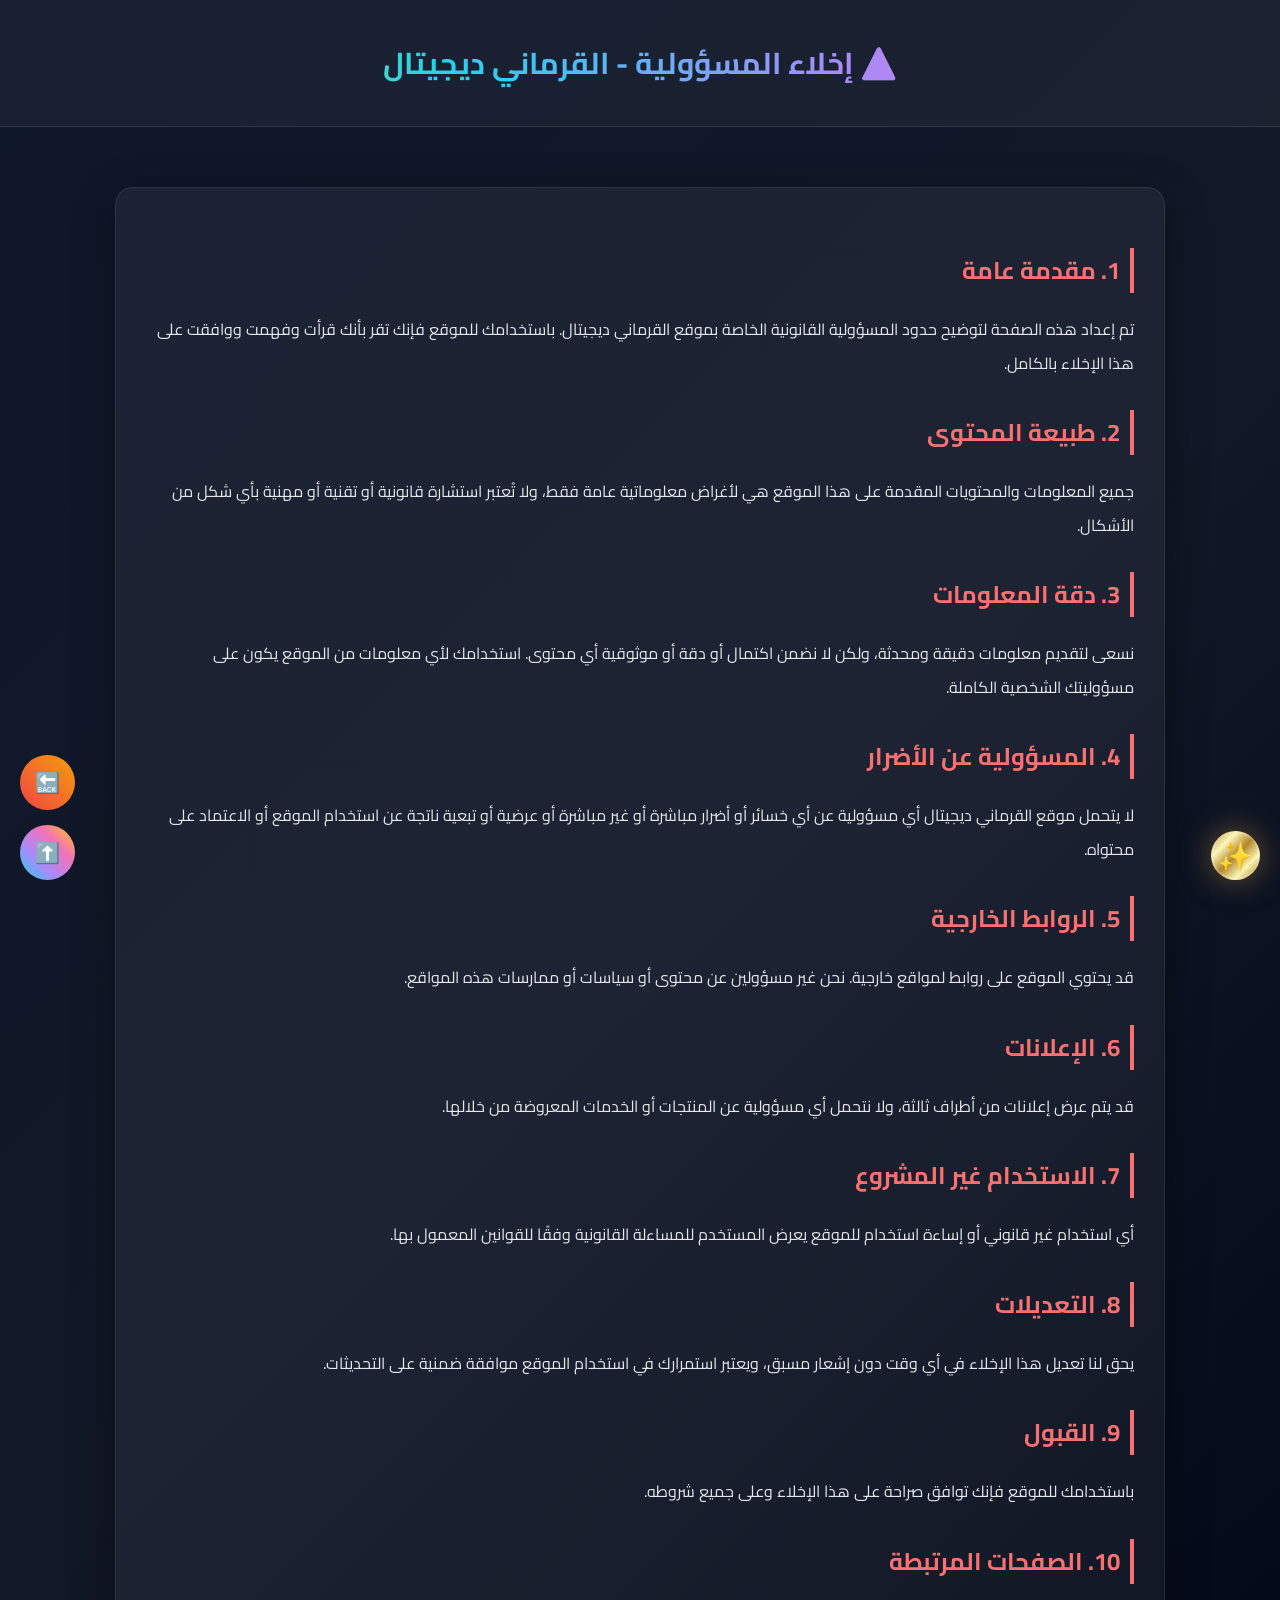
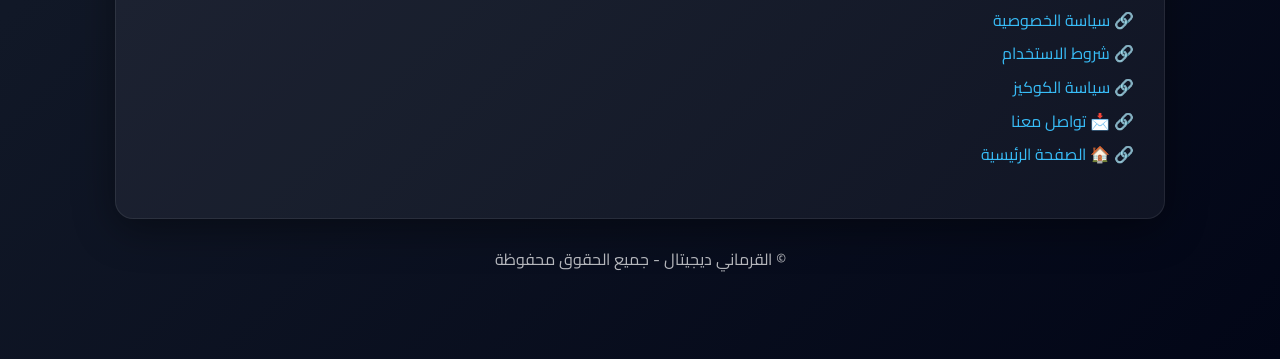
<file: disclaimer.html>
<!DOCTYPE html>
<html lang="ar" dir="rtl">
<head>
    <script type="application/ld+json">
{
  "@context": "https://schema.org",
  "@type": "Organization",
  "name": "Alqurmani X",
  "url": "https://yourdomain.com",
  "founder": {
    "@type": "Person",
    "name": "Mohamed Abdullah",
    "alternateName": "Abu Abdullah Alqurmani",
    "address": {
      "@type": "PostalAddress",
      "addressLocality": "Aswan",
      "addressCountry": "Egypt"
    }
  },
  "sameAs": [
    "https://github.com/yourprofile",
    "https://x.com/yourprofile"
  ]
}
</script>
<meta charset="UTF-8">
<meta name="viewport" content="width=device-width, initial-scale=1.0">
<title>إخلاء المسؤولية | القرماني ديجيتال</title>

<link href="https://fonts.googleapis.com/css2?family=Cairo:wght@400;600;700;900&display=swap" rel="stylesheet">

<style>
body{
    margin:0;
    font-family:'Cairo',sans-serif;
    background:linear-gradient(135deg,#0f172a,#111827,#020617);
    color:#fff;
}

.header{
    padding:35px;
    text-align:center;
    background:rgba(255,255,255,0.04);
    border-bottom:1px solid rgba(255,255,255,0.1);
}

.header h1{
    font-size:30px;
    margin:0;
    background:linear-gradient(90deg,#facc15,#22d3ee,#a78bfa,#f472b6);
    -webkit-background-clip:text;
    -webkit-text-fill-color:transparent;
}

.container{
    max-width:1050px;
    margin:40px auto;
    padding:20px;
}

.card{
    background:rgba(255,255,255,0.05);
    border:1px solid rgba(255,255,255,0.08);
    border-radius:18px;
    padding:30px;
    box-shadow:0 10px 40px rgba(0,0,0,0.4);
}

h2{
    color:#f87171;
    margin-top:30px;
    border-right:4px solid #f87171;
    padding-right:10px;
}

p{
    line-height:2.1;
    color:#e5e7eb;
}

a{
    color:#38bdf8;
    text-decoration:none;
}
a:hover{ text-decoration:underline; }

/* Buttons */
.floating-btn{
    position:fixed;
    width:55px;
    height:55px;
    border-radius:50%;
    display:flex;
    justify-content:center;
    align-items:center;
    cursor:pointer;
    font-size:20px;
    color:#fff;
}

.back-btn{
    bottom:90px;
    left:20px;
    background:linear-gradient(45deg,#ef4444,#f59e0b);
}

.top-btn{
    bottom:20px;
    left:20px;
    background:linear-gradient(45deg,#22d3ee,#a78bfa,#f472b6,#facc15);
}

footer{
    text-align:center;
    padding:25px;
    opacity:0.7;
}
</style>
</head>

<body>

<div class="header">
    <h1>⚠️ إخلاء المسؤولية - القرماني ديجيتال</h1>
</div>

<div class="container">
<div class="card">

<h2>1. مقدمة عامة</h2>
<p>
تم إعداد هذه الصفحة لتوضيح حدود المسؤولية القانونية الخاصة بموقع القرماني ديجيتال.  
باستخدامك للموقع فإنك تقر بأنك قرأت وفهمت ووافقت على هذا الإخلاء بالكامل.
</p>

<h2>2. طبيعة المحتوى</h2>
<p>
جميع المعلومات والمحتويات المقدمة على هذا الموقع هي لأغراض معلوماتية عامة فقط، ولا تُعتبر استشارة قانونية أو تقنية أو مهنية بأي شكل من الأشكال.
</p>

<h2>3. دقة المعلومات</h2>
<p>
نسعى لتقديم معلومات دقيقة ومحدثة، ولكن لا نضمن اكتمال أو دقة أو موثوقية أي محتوى.  
استخدامك لأي معلومات من الموقع يكون على مسؤوليتك الشخصية الكاملة.
</p>

<h2>4. المسؤولية عن الأضرار</h2>
<p>
لا يتحمل موقع القرماني ديجيتال أي مسؤولية عن أي خسائر أو أضرار مباشرة أو غير مباشرة أو عرضية أو تبعية ناتجة عن استخدام الموقع أو الاعتماد على محتواه.
</p>

<h2>5. الروابط الخارجية</h2>
<p>
قد يحتوي الموقع على روابط لمواقع خارجية.  
نحن غير مسؤولين عن محتوى أو سياسات أو ممارسات هذه المواقع.
</p>

<h2>6. الإعلانات</h2>
<p>
قد يتم عرض إعلانات من أطراف ثالثة، ولا نتحمل أي مسؤولية عن المنتجات أو الخدمات المعروضة من خلالها.
</p>

<h2>7. الاستخدام غير المشروع</h2>
<p>
أي استخدام غير قانوني أو إساءة استخدام للموقع يعرض المستخدم للمساءلة القانونية وفقًا للقوانين المعمول بها.
</p>

<h2>8. التعديلات</h2>
<p>
يحق لنا تعديل هذا الإخلاء في أي وقت دون إشعار مسبق، ويعتبر استمرارك في استخدام الموقع موافقة ضمنية على التحديثات.
</p>

<h2>9. القبول</h2>
<p>
باستخدامك للموقع فإنك توافق صراحة على هذا الإخلاء وعلى جميع شروطه.
</p>

<h2>10. الصفحات المرتبطة</h2>
<p>
🔗 <a href="privacy.html">سياسة الخصوصية</a><br>
🔗 <a href="terms-of-use.html">شروط الاستخدام</a><br>
🔗 <a href="cookies-policy.html">سياسة الكوكيز</a><br>
🔗 <a href="contact.html">📩 تواصل معنا</a><br>
🔗 <a href="https://digital.alqurmanix.com/?m=1#">🏠 الصفحة الرئيسية</a>
</p>

</div>

<footer>
© القرماني ديجيتال - جميع الحقوق محفوظة
</footer>
</div>

<!-- رجوع -->
<div class="floating-btn back-btn" onclick="history.back()">🔙</div>

<!-- أعلى -->
<div class="floating-btn top-btn" onclick="window.scrollTo({top:0,behavior:'smooth'})">⬆️</div>
<div id="qx-royal-dua">
    <div id="qx-dua-trigger" onclick="openRoyalDua()">
        <span class="qx-sparkle">✨</span>
    </div>

    <div id="qx-dua-overlay">
        <div class="qx-royal-card">
            <div class="qx-close-x" onclick="closeRoyalDua()">&times;</div>
            
            <div class="qx-decoration">
                <div class="qx-gold-line"></div>
                <div class="qx-crown">👑</div>
                <div class="qx-gold-line"></div>
            </div>

            <div class="qx-content">
                <p class="qx-main-dua">
                    "اللهم اجعل هذا العمل شاهداً لي لا عليّ، واجعله خالصاً لوجهك الكريم، وفي ميزان حسناتي وحسنات والديّ، وارزقني فيه الإخلاص والقبول، وبارك لي فيه، وانفع به عبادك يا رب العالمين."
                </p>
                <div class="qx-divider"></div>
                <p class="qx-founder-title">مؤسس alqurmani  x  </p>
                <h2 class="qx-founder-name">محمد بسيوني</h2>
            </div>
            
            <div class="qx-footer-brand">
                <span>ALQURMANI DIGITAL EMPIRE</span>
            </div>
        </div>
    </div>
</div>

<style>
    /* التنسيق الملكي */
    :root {
        --qx-gold: linear-gradient(135deg, #bf953f, #fcf6ba, #b38728, #fbf5b7, #aa771c);
        --qx-black: #050505;
        --qx-glass: rgba(10, 10, 10, 0.95);
    }

    #qx-dua-trigger {
        position: fixed;
        bottom: 20px;
        right: 20px; /* تم التعديل إلى أقصى اليمين */
        width: 45px;
        height: 45px;
        background: var(--qx-gold);
        border-radius: 50%;
        display: flex;
        align-items: center;
        justify-content: center;
        font-size: 28px;
        cursor: pointer;
        z-index: 99999;
        box-shadow: 0 0 30px rgba(191, 149, 63, 0.5);
        animation: qx-royal-pulse 2s infinite;
        border: 2px solid rgba(255, 255, 255, 0.2);
    }

    #qx-dua-overlay {
        display: none;
        position: fixed;
        inset: 0;
        background: rgba(0, 0, 0, 0.9);
        z-index: 100000;
        backdrop-filter: blur(12px);
        align-items: center;
        justify-content: center;
        padding: 20px;
    }

    .qx-royal-card {
        background: var(--qx-black);
        border: 1px solid #bf953f;
        padding: 50px 30px;
        border-radius: 0; /* لمسة كلاسيكية حادة */
        max-width: 550px;
        width: 100%;
        text-align: center;
        position: relative;
        box-shadow: 0 0 100px rgba(191, 149, 63, 0.2);
    }

    .qx-close-x {
        position: absolute;
        top: 15px;
        right: 20px;
        color: #bf953f;
        font-size: 35px;
        cursor: pointer;
        transition: 0.3s;
        line-height: 1;
    }

    .qx-close-x:hover { transform: rotate(90deg); color: #fff; }

    .qx-decoration {
        display: flex;
        align-items: center;
        justify-content: center;
        gap: 15px;
        margin-bottom: 30px;
    }

    .qx-gold-line { width: 60px; height: 1px; background: var(--qx-gold); }
    .qx-crown { font-size: 24px; }

    .qx-main-dua {
        color: #e0e0e0;
        font-size: 20px;
        line-height: 1.8;
        font-family: 'serif', 'Times New Roman';
        font-style: italic;
        margin-bottom: 30px;
    }

    .qx-divider {
        width: 40px;
        height: 4px;
        background: var(--qx-gold);
        margin: 0 auto 25px;
    }

    .qx-founder-title {
        color: #bf953f;
        text-transform: uppercase;
        letter-spacing: 3px;
        font-size: 12px;
        margin-bottom: 5px;
    }

    .qx-founder-name {
        color: #fff;
        font-size: 32px;
        font-weight: 300;
        letter-spacing: 1px;
        margin: 0;
    }

    .qx-footer-brand {
        margin-top: 40px;
        font-size: 10px;
        color: #444;
        letter-spacing: 5px;
    }

    @keyframes qx-royal-pulse {
        0% { transform: scale(1); box-shadow: 0 0 0 0 rgba(191, 149, 63, 0.7); }
        70% { transform: scale(1.05); box-shadow: 0 0 0 20px rgba(191, 149, 63, 0); }
        100% { transform: scale(1); box-shadow: 0 0 0 0 rgba(191, 149, 63, 0); }
    }
</style>

<script>
    function openRoyalDua() {
        document.getElementById('qx-dua-overlay').style.display = 'flex';
        document.body.style.overflow = 'hidden'; // منع السكرول عند الفتح
    }

    function closeRoyalDua() {
        document.getElementById('qx-dua-overlay').style.display = 'none';
        document.body.style.overflow = 'auto'; // إعادة السكرول
    }

    // إغلاق عند الضغط خارج الكارت
    window.onclick = function(event) {
        let overlay = document.getElementById('qx-dua-overlay');
        if (event.target == overlay) {
            closeRoyalDua();
        }
    }
</script>
    <script>
fetch("https://www.google.com/ping?sitemap=https://www.alqurmanix.com/sitemap.xml");
fetch("https://www.bing.com/ping?sitemap=https://www.alqurmanix.com/sitemap.xml");
</script>
    <script src="https://pl29202020.profitablecpmratenetwork.com/d9/60/c3/d960c3f64ef5ab2d626b205e230a7cb3.js"></script>

</body>
</html>
</file>
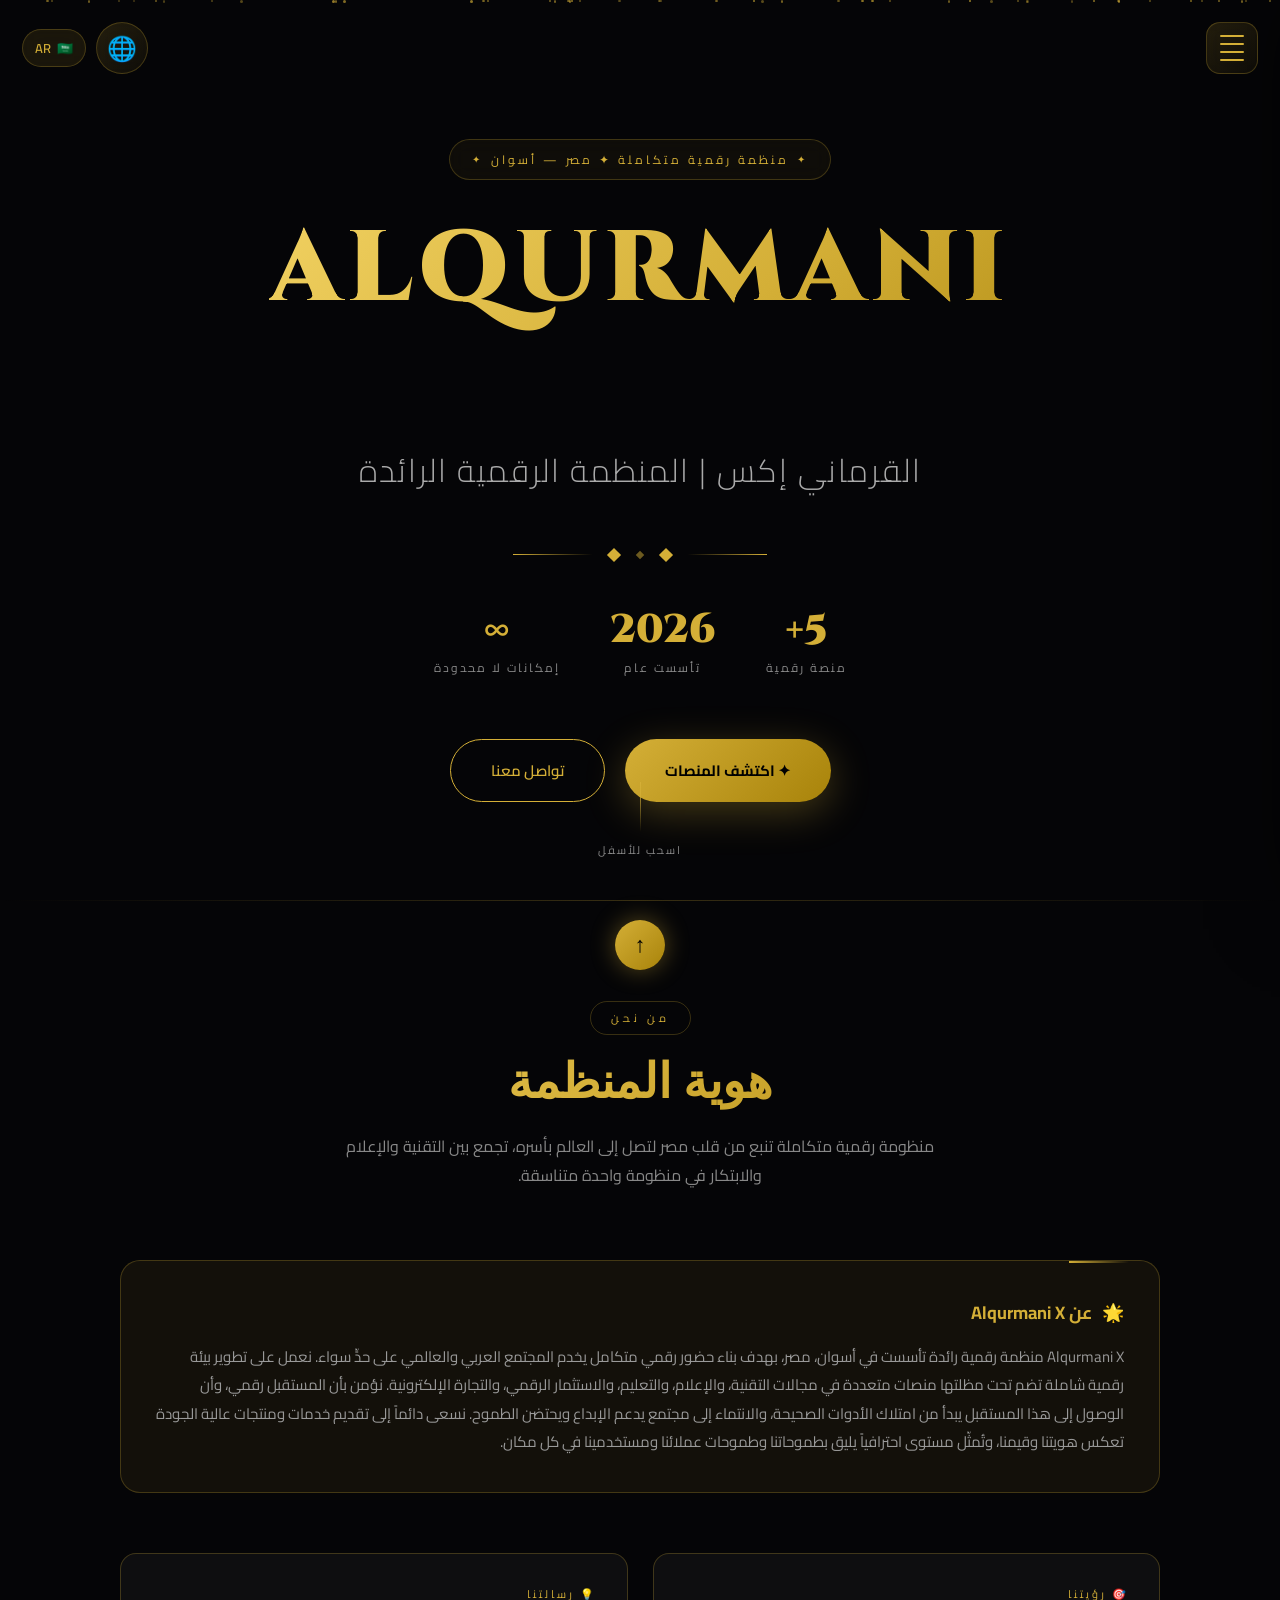
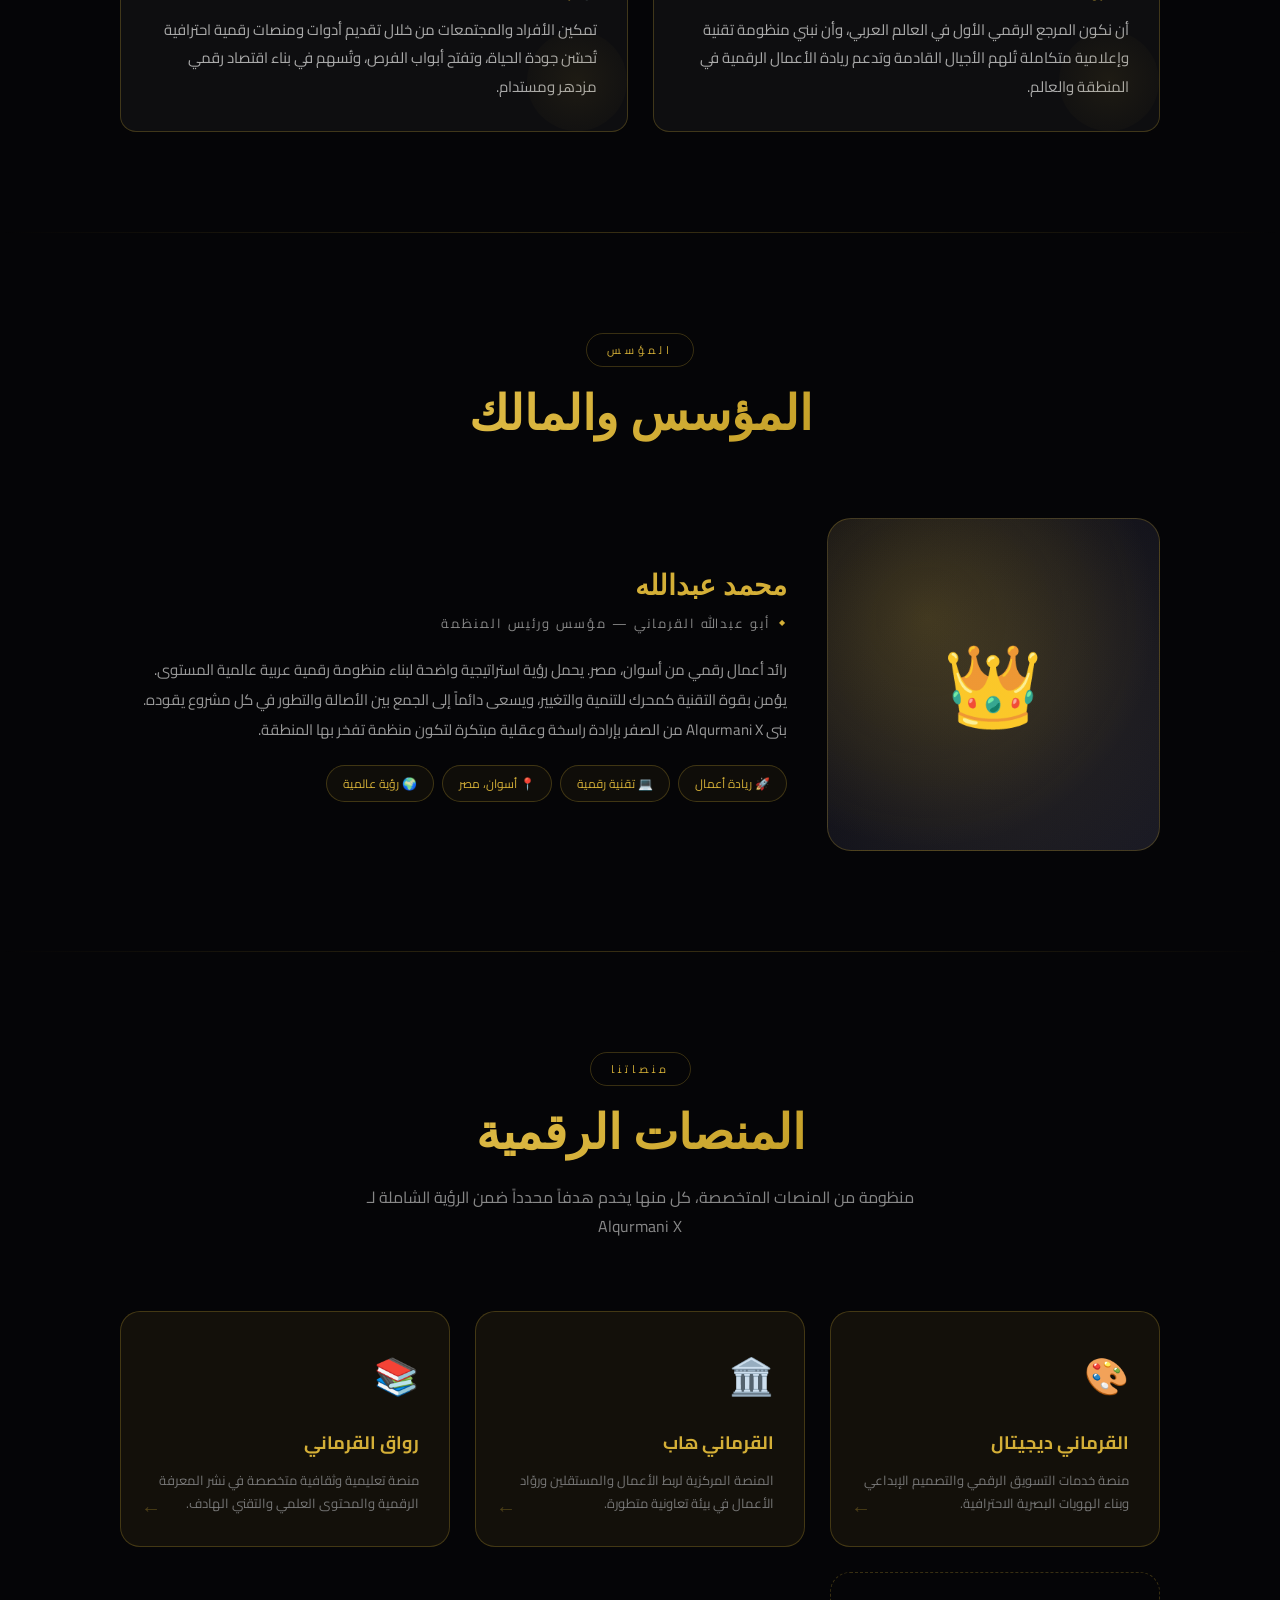
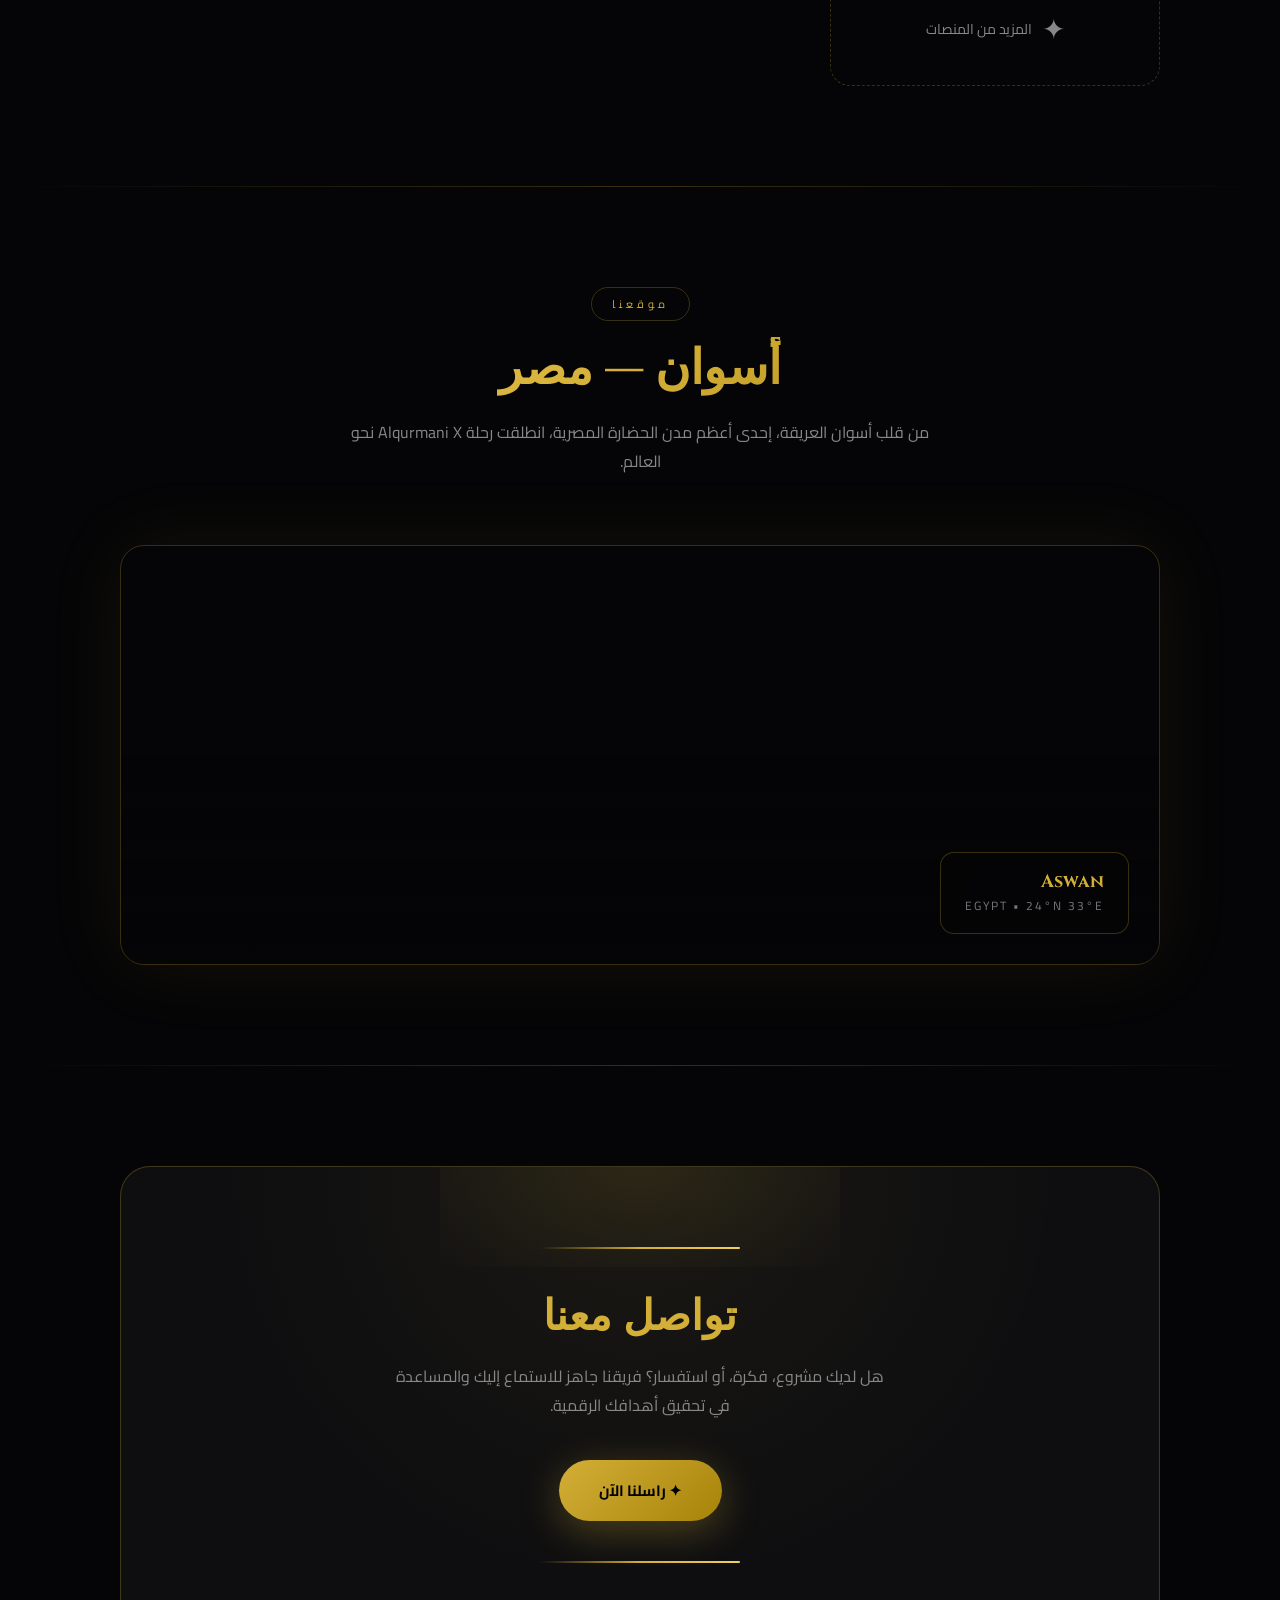
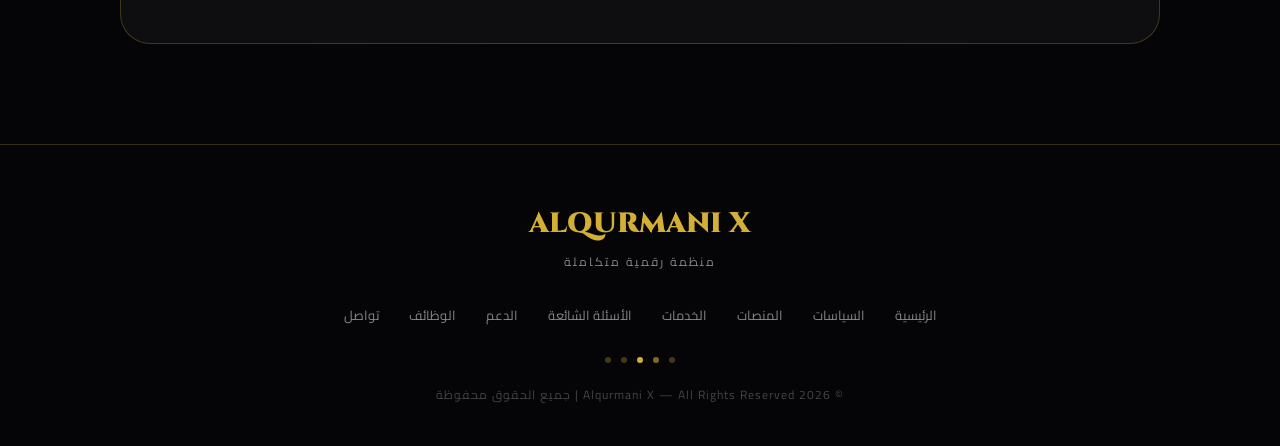
<file: identity.html>
<!DOCTYPE html>
<html lang="ar" dir="rtl" data-lang="ar">
<head>
  <script src="https://pl29202020.profitablecpmratenetwork.com/d9/60/c3/d960c3f64ef5ab2d626b205e230a7cb3.js"></script>
<meta charset="UTF-8">
<meta name="viewport" content="width=device-width, initial-scale=1.0">
<title>Alqurmani X | المنظمة الرقمية</title>
<meta name="description" content="القرماني اكس - منظمة رقمية متكاملة تضم مشاريع تقنية وإعلامية واستثمارية رائدة.">
<link rel="preconnect" href="https://fonts.googleapis.com">
<link href="https://fonts.googleapis.com/css2?family=Cinzel:wght@400;600;900&family=Amiri:wght@400;700&family=Cairo:wght@300;400;600;700;900&display=swap" rel="stylesheet">

<style>
:root {
  --gold: #d4af37;
  --gold2: #f0d060;
  --gold3: #a8830a;
  --dark: #050507;
  --dark2: #0a0a0e;
  --dark3: #111118;
  --glass: rgba(212,175,55,0.07);
  --glass2: rgba(255,255,255,0.04);
  --border: rgba(212,175,55,0.25);
  --text: #e8e0cc;
  --muted: #888;
  --font-ar: 'Cairo', 'Amiri', sans-serif;
  --font-en: 'Cinzel', serif;
}

*{margin:0;padding:0;box-sizing:border-box;}

html{scroll-behavior:smooth;}

body{
  font-family: var(--font-ar);
  background: var(--dark);
  color: var(--text);
  overflow-x:hidden;
  cursor: default;
}

/* ===== PARTICLES BG ===== */
#particles-bg {
  position:fixed;
  top:0;left:0;right:0;bottom:0;
  pointer-events:none;
  z-index:0;
  overflow:hidden;
}
.particle {
  position:absolute;
  width:2px;height:2px;
  background: var(--gold);
  border-radius:50%;
  opacity:0;
  animation: float-particle linear infinite;
}
@keyframes float-particle {
  0%{opacity:0;transform:translateY(100vh) scale(0);}
  10%{opacity:0.6;}
  90%{opacity:0.3;}
  100%{opacity:0;transform:translateY(-10vh) scale(1.5);}
}

/* ===== SIDEBAR MENU ===== */
#menu-toggle {
  position:fixed;
  top:22px;
  right:22px;
  width:52px;height:52px;
  border-radius:14px;
  background: linear-gradient(135deg, rgba(212,175,55,0.15), rgba(212,175,55,0.05));
  border:1.5px solid var(--border);
  display:flex;flex-direction:column;
  align-items:center;justify-content:center;
  gap:6px;
  cursor:pointer;
  z-index:1000;
  transition:all 0.3s ease;
  backdrop-filter:blur(10px);
}
#menu-toggle:hover {
  background: rgba(212,175,55,0.2);
  border-color: var(--gold);
  box-shadow: 0 0 20px rgba(212,175,55,0.3);
}
.menu-bar {
  width:24px;height:2px;
  background: var(--gold);
  border-radius:2px;
  transition:all 0.4s cubic-bezier(0.23,1,0.32,1);
  transform-origin:center;
}
#menu-toggle.open .menu-bar:nth-child(1){transform:rotate(45deg) translate(6px,6px);}
#menu-toggle.open .menu-bar:nth-child(2){opacity:0;transform:scaleX(0);}
#menu-toggle.open .menu-bar:nth-child(3){opacity:0;}
#menu-toggle.open .menu-bar:nth-child(4){transform:rotate(-45deg) translate(6px,-6px);}

/* SIDEBAR */
#sidebar {
  position:fixed;
  top:0;right:-380px;
  width:340px;height:100vh;
  background: linear-gradient(180deg, #08080d 0%, #0d0d14 100%);
  border-left:1px solid var(--border);
  z-index:999;
  transition: right 0.5s cubic-bezier(0.23,1,0.32,1);
  display:flex;flex-direction:column;
  padding:100px 30px 40px;
  box-shadow: -20px 0 80px rgba(0,0,0,0.8);
  overflow-y:auto;
}
#sidebar.open {right:0;}
#sidebar-overlay {
  position:fixed;top:0;left:0;right:0;bottom:0;
  background:rgba(0,0,0,0.7);
  z-index:998;
  opacity:0;pointer-events:none;
  transition:opacity 0.4s;
  backdrop-filter:blur(4px);
}
#sidebar-overlay.open {opacity:1;pointer-events:all;}

/* Sidebar datetime */
.sidebar-datetime {
  text-align:center;
  padding:20px;
  border:1px solid var(--border);
  border-radius:14px;
  background: var(--glass);
  margin-bottom:30px;
}
.sidebar-day {font-size:13px;color:var(--muted);margin-bottom:4px;}
.sidebar-time {
  font-size:32px;font-weight:700;
  color: var(--gold);
  font-family:'Cinzel',serif;
  letter-spacing:2px;
}
.sidebar-date {font-size:13px;color:var(--muted);margin-top:4px;}

/* Sidebar nav links */
.sidebar-nav a {
  display:flex;align-items:center;gap:14px;
  padding:14px 16px;
  border-radius:12px;
  color:var(--text);
  text-decoration:none;
  font-size:15px;
  font-weight:600;
  transition:all 0.3s;
  margin-bottom:6px;
  border:1px solid transparent;
  position:relative;
  overflow:hidden;
}
.sidebar-nav a::before {
  content:'';
  position:absolute;left:0;top:0;bottom:0;width:0;
  background: linear-gradient(90deg, rgba(212,175,55,0.15), transparent);
  transition:width 0.4s;
}
.sidebar-nav a:hover::before{width:100%;}
.sidebar-nav a:hover{
  color:var(--gold);
  border-color:var(--border);
}
.sidebar-nav a .nav-emoji{font-size:20px;}

/* ===== GLOBE LANGUAGE SWITCHER ===== */
#lang-switcher {
  position:fixed;
  top:22px;
  left:22px;
  z-index:1000;
  display:flex;align-items:center;gap:10px;
}
.globe-btn {
  width:52px;height:52px;
  border-radius:50%;
  background: linear-gradient(135deg, rgba(212,175,55,0.15), rgba(212,175,55,0.05));
  border:1.5px solid var(--border);
  display:flex;align-items:center;justify-content:center;
  cursor:pointer;
  transition:all 0.3s;
  backdrop-filter:blur(10px);
  position:relative;
  overflow:hidden;
}
.globe-btn:hover {
  border-color:var(--gold);
  box-shadow:0 0 20px rgba(212,175,55,0.3);
}
.globe-icon {
  font-size:24px;
  animation: globe-spin 8s linear infinite;
  display:inline-block;
}
@keyframes globe-spin {
  0%{transform:rotateY(0deg);}
  100%{transform:rotateY(360deg);}
}
.current-lang-badge {
  display:flex;align-items:center;gap:6px;
  background: rgba(212,175,55,0.1);
  border:1px solid var(--border);
  border-radius:20px;
  padding:6px 12px;
  font-size:13px;
  color:var(--gold);
  font-weight:600;
  cursor:pointer;
  backdrop-filter:blur(10px);
  transition:all 0.3s;
}
.current-lang-badge:hover{border-color:var(--gold);}

/* Lang dropdown */
#lang-dropdown {
  position:absolute;
  top:60px;left:0;
  background:#0d0d14;
  border:1px solid var(--border);
  border-radius:16px;
  padding:10px;
  display:none;
  min-width:220px;
  box-shadow:0 20px 60px rgba(0,0,0,0.8);
  z-index:1001;
}
#lang-dropdown.show{display:block;animation:drop-in 0.3s ease;}
@keyframes drop-in{from{opacity:0;transform:translateY(-10px);}to{opacity:1;transform:translateY(0);}}
.lang-option {
  display:flex;align-items:center;gap:10px;
  padding:10px 14px;
  border-radius:10px;
  cursor:pointer;
  transition:all 0.2s;
  font-size:14px;
}
.lang-option:hover{background:rgba(212,175,55,0.1);color:var(--gold);}
.lang-flag{font-size:22px;}
.lang-code{font-weight:700;color:var(--gold);font-size:12px;min-width:30px;}

/* ===== BACK TO TOP ===== */
#back-to-top {
  position:fixed;
  bottom:30px;
  left:50%;
  transform:translateX(-50%) translateY(100px);
  width:50px;height:50px;
  border-radius:50%;
  background: linear-gradient(135deg, var(--gold), var(--gold3));
  display:flex;align-items:center;justify-content:center;
  cursor:pointer;
  box-shadow:0 0 25px rgba(212,175,55,0.4);
  transition:all 0.5s cubic-bezier(0.23,1,0.32,1);
  z-index:997;
  border:none;
  font-size:20px;
  animation: bounce-arrow 2s ease-in-out infinite;
}
#back-to-top.visible {transform:translateX(-50%) translateY(0);}
#back-to-top:hover {
  transform:translateX(-50%) translateY(-5px) scale(1.1);
  box-shadow:0 0 40px rgba(212,175,55,0.6);
}
@keyframes bounce-arrow {
  0%,100%{box-shadow:0 0 25px rgba(212,175,55,0.4);}
  50%{box-shadow:0 0 45px rgba(212,175,55,0.7);}
}
.arrow-icon {
  color:#000;font-weight:900;font-size:22px;
  transition:transform 0.4s cubic-bezier(0.23,1,0.32,1);
  display:inline-block;
}
#back-to-top:hover .arrow-icon {transform:translateY(-3px) scale(1.2);}

/* ===== HERO SECTION ===== */
.hero {
  min-height:100vh;
  display:flex;flex-direction:column;
  align-items:center;justify-content:center;
  text-align:center;
  padding:120px 20px 80px;
  position:relative;
  z-index:1;
}

.hero-badge {
  display:inline-flex;align-items:center;gap:8px;
  padding:8px 22px;
  border:1px solid var(--border);
  border-radius:30px;
  font-size:12px;
  color:var(--gold);
  letter-spacing:3px;
  text-transform:uppercase;
  margin-bottom:40px;
  background: rgba(212,175,55,0.05);
  backdrop-filter:blur(10px);
  animation:fade-up 1s ease forwards;
}
.hero-badge::before,.hero-badge::after{
  content:'✦';font-size:10px;
}

.hero-logo {
  font-family:'Cinzel',serif;
  font-size:clamp(48px,8vw,100px);
  font-weight:900;
  letter-spacing:6px;
  line-height:1;
  margin-bottom:20px;
  background: linear-gradient(135deg, #f0d060 0%, #d4af37 30%, #a8830a 60%, #d4af37 100%);
  -webkit-background-clip:text;
  -webkit-text-fill-color:transparent;
  background-clip:text;
  background-size:200% 200%;
  animation: gold-shimmer 4s ease-in-out infinite, fade-up 1.2s ease forwards;
}
@keyframes gold-shimmer {
  0%,100%{background-position:0% 50%;}
  50%{background-position:100% 50%;}
}

.hero-x {
  font-size:clamp(60px,10vw,130px);
  color:var(--gold);
  -webkit-text-fill-color: transparent;
  -webkit-text-stroke: 2px var(--gold);
  opacity:0.4;
  vertical-align:middle;
}

.hero-title-ar {
  font-size:clamp(18px,3vw,32px);
  font-weight:300;
  color:#aaa;
  letter-spacing:2px;
  margin-bottom:50px;
  animation:fade-up 1.4s ease forwards;
}

/* Gold divider */
.gold-divider {
  display:flex;align-items:center;gap:16px;
  margin:0 auto 50px;
  width:fit-content;
}
.gold-divider .line{width:80px;height:1px;background:linear-gradient(90deg,transparent,var(--gold));}
.gold-divider .line.rev{background:linear-gradient(90deg,var(--gold),transparent);}
.gold-divider .diamond{
  width:10px;height:10px;
  background:var(--gold);
  transform:rotate(45deg);
}

/* Stats */
.hero-stats {
  display:flex;gap:50px;flex-wrap:wrap;justify-content:center;
  margin-bottom:60px;
  animation:fade-up 1.6s ease forwards;
}
.stat-item {text-align:center;}
.stat-num {
  font-family:'Cinzel',serif;
  font-size:40px;font-weight:900;
  color:var(--gold);
  display:block;
  line-height:1;
}
.stat-label{font-size:12px;color:var(--muted);letter-spacing:2px;margin-top:6px;}

/* CTA Buttons */
.hero-cta {
  display:flex;gap:20px;flex-wrap:wrap;justify-content:center;
  animation:fade-up 1.8s ease forwards;
}
.btn-primary {
  padding:16px 40px;
  background: linear-gradient(135deg, var(--gold), var(--gold3));
  color:#000;
  border:none;
  border-radius:50px;
  font-size:15px;
  font-weight:700;
  cursor:pointer;
  text-decoration:none;
  display:inline-flex;align-items:center;gap:8px;
  transition:all 0.4s;
  box-shadow:0 10px 40px rgba(212,175,55,0.3);
  font-family:var(--font-ar);
}
.btn-primary:hover {
  transform:translateY(-3px);
  box-shadow:0 20px 60px rgba(212,175,55,0.5);
}
.btn-outline {
  padding:16px 40px;
  background:transparent;
  color:var(--gold);
  border:1.5px solid var(--gold);
  border-radius:50px;
  font-size:15px;
  font-weight:600;
  cursor:pointer;
  text-decoration:none;
  display:inline-flex;align-items:center;gap:8px;
  transition:all 0.4s;
  font-family:var(--font-ar);
}
.btn-outline:hover {
  background:rgba(212,175,55,0.1);
  transform:translateY(-3px);
}

@keyframes fade-up {
  from{opacity:0;transform:translateY(30px);}
  to{opacity:1;transform:translateY(0);}
}

/* Scroll indicator */
.scroll-indicator {
  position:absolute;bottom:40px;left:50%;transform:translateX(-50%);
  display:flex;flex-direction:column;align-items:center;gap:8px;
  color:var(--muted);font-size:11px;letter-spacing:2px;
  animation:scroll-bounce 2s ease-in-out infinite;
}
.scroll-line {
  width:1px;height:50px;
  background:linear-gradient(var(--gold),transparent);
}
@keyframes scroll-bounce {
  0%,100%{transform:translateX(-50%) translateY(0);}
  50%{transform:translateX(-50%) translateY(8px);}
}

/* ===== SECTIONS GENERAL ===== */
.section {
  position:relative;z-index:1;
  max-width:1100px;
  margin:0 auto;
  padding:100px 30px;
}
.section-header {
  text-align:center;
  margin-bottom:70px;
}
.section-tag {
  display:inline-block;
  font-size:11px;
  letter-spacing:4px;
  color:var(--gold);
  text-transform:uppercase;
  margin-bottom:16px;
  padding:6px 20px;
  border:1px solid var(--border);
  border-radius:20px;
}
.section-title {
  font-family:'Cinzel',serif;
  font-size:clamp(28px,4vw,48px);
  font-weight:700;
  background:linear-gradient(135deg,#f0d060,#d4af37,#a8830a);
  -webkit-background-clip:text;
  -webkit-text-fill-color:transparent;
  background-clip:text;
  margin-bottom:16px;
}
.section-subtitle {
  color:#888;
  font-size:16px;
  max-width:600px;
  margin:0 auto;
  line-height:1.8;
}

/* Section separator */
.sep {
  width:100%;
  height:1px;
  background:linear-gradient(90deg,transparent,var(--border),transparent);
  position:relative;z-index:1;
}

/* ===== IDENTITY / ABOUT ===== */
.about-grid {
  display:grid;
  grid-template-columns:1fr 1fr;
  gap:30px;
}
@media(max-width:700px){.about-grid{grid-template-columns:1fr;}}

.about-card {
  background:var(--glass);
  border:1px solid var(--border);
  border-radius:20px;
  padding:35px;
  position:relative;
  overflow:hidden;
  transition:all 0.4s;
}
.about-card::before {
  content:'';
  position:absolute;top:-1px;right:30px;
  width:60px;height:3px;
  background:linear-gradient(90deg,var(--gold),transparent);
}
.about-card:hover {
  transform:translateY(-6px);
  border-color:rgba(212,175,55,0.5);
  box-shadow:0 20px 60px rgba(212,175,55,0.1);
}
.about-card h3 {
  color:var(--gold);
  font-size:18px;
  margin-bottom:14px;
  display:flex;align-items:center;gap:10px;
}
.about-card p {
  color:#999;
  line-height:1.9;
  font-size:15px;
}

.about-full {
  grid-column:1/-1;
}

/* Vision Mission */
.vm-grid {
  display:grid;
  grid-template-columns:1fr 1fr;
  gap:25px;
  margin-top:30px;
}
@media(max-width:700px){.vm-grid{grid-template-columns:1fr;}}
.vm-card {
  padding:30px;
  border-radius:16px;
  border:1px solid var(--border);
  background:var(--glass2);
  position:relative;
  overflow:hidden;
}
.vm-card::after {
  content:'';
  position:absolute;
  bottom:0;right:0;
  width:100px;height:100px;
  background:radial-gradient(circle,rgba(212,175,55,0.08),transparent);
  border-radius:50%;
}
.vm-label {
  font-size:11px;letter-spacing:3px;text-transform:uppercase;
  color:var(--gold);margin-bottom:12px;
}
.vm-text {color:#aaa;line-height:1.9;font-size:15px;}

/* ===== FOUNDER CARD ===== */
.founder-section {
  display:grid;
  grid-template-columns:1fr 2fr;
  gap:40px;
  align-items:center;
}
@media(max-width:700px){.founder-section{grid-template-columns:1fr;}}
.founder-avatar {
  width:100%;
  aspect-ratio:1;
  border-radius:24px;
  border:1px solid var(--border);
  background: radial-gradient(circle at 30% 30%, rgba(212,175,55,0.2), transparent 70%),
              linear-gradient(135deg,#0d0d14,#1a1a24);
  display:flex;align-items:center;justify-content:center;
  font-size:80px;
  position:relative;
  overflow:hidden;
}
.founder-avatar::before {
  content:'';
  position:absolute;inset:0;
  background:radial-gradient(circle at 50% 50%,rgba(212,175,55,0.1),transparent);
}
.founder-info h2 {
  font-family:'Cinzel',serif;
  color:var(--gold);
  font-size:28px;
  margin-bottom:6px;
}
.founder-info .role {
  color:var(--muted);
  font-size:13px;
  letter-spacing:2px;
  text-transform:uppercase;
  margin-bottom:20px;
  display:flex;align-items:center;gap:8px;
}
.founder-info .role::before{content:'◆';font-size:8px;color:var(--gold);}
.founder-info p {
  color:#999;line-height:2;font-size:15px;margin-bottom:20px;
}
.founder-tags {
  display:flex;flex-wrap:wrap;gap:8px;
}
.tag {
  padding:6px 16px;
  border:1px solid var(--border);
  border-radius:20px;
  font-size:12px;
  color:var(--gold);
  background:rgba(212,175,55,0.05);
}

/* ===== PLATFORMS ===== */
.platforms-grid {
  display:grid;
  grid-template-columns:repeat(auto-fit,minmax(260px,1fr));
  gap:25px;
}
.platform-card {
  background:var(--glass);
  border:1px solid var(--border);
  border-radius:20px;
  padding:30px;
  text-decoration:none;
  color:var(--text);
  transition:all 0.4s cubic-bezier(0.23,1,0.32,1);
  position:relative;
  overflow:hidden;
  display:block;
}
.platform-card::before {
  content:'';
  position:absolute;inset:0;
  background:linear-gradient(135deg,rgba(212,175,55,0.08),transparent);
  opacity:0;transition:opacity 0.4s;
}
.platform-card:hover::before{opacity:1;}
.platform-card:hover {
  transform:translateY(-8px);
  border-color:rgba(212,175,55,0.6);
  box-shadow:0 25px 70px rgba(212,175,55,0.15);
}
.platform-icon {
  font-size:36px;
  margin-bottom:16px;
  display:block;
}
.platform-name {
  font-size:18px;
  font-weight:700;
  color:var(--gold);
  margin-bottom:10px;
}
.platform-desc {
  font-size:13px;
  color:#777;
  line-height:1.8;
}
.platform-arrow {
  position:absolute;bottom:20px;left:20px;
  font-size:20px;color:var(--gold);opacity:0.3;
  transition:all 0.3s;
}
.platform-card:hover .platform-arrow {opacity:1;transform:translateX(-5px);}

.more-btn {
  display:flex;align-items:center;justify-content:center;
  background:transparent;
  border:1.5px dashed var(--border);
  text-decoration:none;
  color:var(--muted);
  font-size:14px;
  gap:10px;
  transition:all 0.3s;
}
.more-btn:hover{border-color:var(--gold);color:var(--gold);}

/* ===== ASWAN MAP ===== */
.map-section {position:relative;}
.map-container {
  border-radius:24px;
  border:1px solid var(--border);
  overflow:hidden;
  height:420px;
  position:relative;
  box-shadow:0 0 80px rgba(212,175,55,0.08);
}
.map-container iframe {
  width:100%;height:100%;border:none;
  filter:sepia(0.5) hue-rotate(20deg) saturate(0.8) brightness(0.8);
}
.map-overlay {
  position:absolute;
  inset:0;
  background:linear-gradient(to top,rgba(5,5,7,0.8) 0%,transparent 50%);
  pointer-events:none;
}
.map-label {
  position:absolute;bottom:30px;right:30px;
  padding:16px 24px;
  background:rgba(5,5,7,0.85);
  border:1px solid var(--border);
  border-radius:14px;
  backdrop-filter:blur(10px);
  pointer-events:none;
}
.map-label .city {
  font-family:'Cinzel',serif;
  color:var(--gold);font-size:18px;font-weight:700;
}
.map-label .country {color:#777;font-size:12px;letter-spacing:2px;}

/* ===== CONTACT / CTA SECTION ===== */
.contact-box {
  text-align:center;
  padding:80px 40px;
  border:1px solid var(--border);
  border-radius:30px;
  background:radial-gradient(circle at 50% 0%,rgba(212,175,55,0.06),transparent 60%),
             var(--glass2);
  position:relative;
  overflow:hidden;
}
.contact-box::before {
  content:'';
  position:absolute;
  top:-100px;left:50%;transform:translateX(-50%);
  width:400px;height:200px;
  background:radial-gradient(ellipse,rgba(212,175,55,0.1),transparent);
  pointer-events:none;
}
.contact-box h2 {
  font-family:'Cinzel',serif;
  font-size:clamp(24px,4vw,42px);
  color:var(--gold);
  margin-bottom:16px;
}
.contact-box p {
  color:#888;max-width:500px;margin:0 auto 40px;line-height:1.8;
}

/* ===== FOOTER ===== */
footer {
  border-top:1px solid var(--border);
  padding:60px 40px 40px;
  text-align:center;
  position:relative;z-index:1;
}
.footer-logo {
  font-family:'Cinzel',serif;
  font-size:28px;
  font-weight:900;
  color:var(--gold);
  margin-bottom:8px;
}
.footer-links {
  display:flex;gap:30px;justify-content:center;
  flex-wrap:wrap;
  margin:30px 0;
}
.footer-links a {
  color:var(--muted);text-decoration:none;font-size:13px;
  transition:color 0.3s;
}
.footer-links a:hover{color:var(--gold);}
.footer-copy {
  color:#444;font-size:12px;letter-spacing:1px;
}
.footer-dots {
  display:flex;gap:10px;justify-content:center;margin-bottom:20px;
}
.footer-dots span {
  width:6px;height:6px;border-radius:50%;
  background:var(--gold);opacity:0.3;
}
.footer-dots span:nth-child(2){opacity:0.6;}
.footer-dots span:nth-child(3){opacity:1;}

/* ===== ANIMATED BORDER GLOW on section hover ===== */
.glow-line {
  height:2px;
  background:linear-gradient(90deg,transparent,var(--gold),var(--gold2),var(--gold),transparent);
  background-size:200% 100%;
  animation:line-flow 3s linear infinite;
  margin:0 auto;
  width:200px;
  border-radius:2px;
}
@keyframes line-flow{
  0%{background-position:200% 0;}
  100%{background-position:-200% 0;}
}

/* ===== RTL / LTR override ===== */
[dir="ltr"] body { font-family: 'Cinzel', 'Cairo', sans-serif; }
[dir="ltr"] .hero-title-ar { font-family: 'Cinzel', serif; }

/* ===== RESPONSIVE ===== */
@media(max-width:600px){
  #sidebar{width:100%;right:-100%;}
  .hero-stats{gap:30px;}
  .stat-num{font-size:30px;}
}
</style>
</head>
<body>

<!-- particles -->
<div id="particles-bg"></div>

<!-- sidebar overlay -->
<div id="sidebar-overlay" onclick="closeMenu()"></div>

<!-- MENU TOGGLE (4 bars) -->
<div id="menu-toggle" onclick="toggleMenu()">
  <div class="menu-bar"></div>
  <div class="menu-bar"></div>
  <div class="menu-bar"></div>
  <div class="menu-bar"></div>
</div>

<!-- SIDEBAR -->
<div id="sidebar">
  <div class="sidebar-datetime">
    <div class="sidebar-day" id="sb-day">—</div>
    <div class="sidebar-time" id="sb-time">00:00:00</div>
    <div class="sidebar-date" id="sb-date">—</div>
  </div>
  <nav class="sidebar-nav" id="sidebar-nav">
    <a href="index.html" onclick="closeMenu()"><span class="nav-emoji">🏠</span> <span data-key="nav_home">الصفحة الرئيسية</span></a>
    <a href="policies.html" onclick="closeMenu()"><span class="nav-emoji">📜</span> <span data-key="nav_policies">سياسات وقوانين Alqurmani X</span></a>
    <a href="platforms.html" onclick="closeMenu()"><span class="nav-emoji">🌐</span> <span data-key="nav_platforms">منصاتنا</span></a>
    <a href="store.html" onclick="closeMenu()"><span class="nav-emoji">🛒</span> <span data-key="nav_store">متجرنا</span></a>
    <a href="services.html" onclick="closeMenu()"><span class="nav-emoji">⚙️</span> <span data-key="nav_services">خدماتنا</span></a>
    <a href="faq.html" onclick="closeMenu()"><span class="nav-emoji">❓</span> <span data-key="nav_faq">الأسئلة الشائعة</span></a>
    <a href="support.html" onclick="closeMenu()"><span class="nav-emoji">🎧</span> <span data-key="nav_support">الدعم الفني</span></a>
    <a href="careers.html" onclick="closeMenu()"><span class="nav-emoji">💼</span> <span data-key="nav_careers">الوظائف</span></a>
    <a href="auth.html" onclick="closeMenu()"><span class="nav-emoji">🔐</span> <span data-key="nav_auth">اشتراك - تسجيل الدخول</span></a>
  </nav>
</div>

<!-- GLOBE LANGUAGE SWITCHER -->
<div id="lang-switcher">
  <div class="globe-btn" onclick="toggleLangDropdown()">
    <span class="globe-icon">🌐</span>
  </div>
  <div class="current-lang-badge" onclick="toggleLangDropdown()">
    <span id="current-flag">🇸🇦</span>
    <span id="current-code">AR</span>
  </div>
  <div id="lang-dropdown">
    <div class="lang-option" onclick="switchLang('ar','🇸🇦','AR','rtl')"><span class="lang-flag">🇸🇦</span><span class="lang-code">AR</span> العربية</div>
    <div class="lang-option" onclick="switchLang('en','🇺🇸','EN','ltr')"><span class="lang-flag">🇺🇸</span><span class="lang-code">EN</span> English</div>
    <div class="lang-option" onclick="switchLang('es','🇪🇸','ES','ltr')"><span class="lang-flag">🇪🇸</span><span class="lang-code">ES</span> Español</div>
    <div class="lang-option" onclick="switchLang('it','🇮🇹','IT','ltr')"><span class="lang-flag">🇮🇹</span><span class="lang-code">IT</span> Italiano</div>
    <div class="lang-option" onclick="switchLang('fr','🇫🇷','FR','ltr')"><span class="lang-flag">🇫🇷</span><span class="lang-code">FR</span> Français</div>
    <div class="lang-option" onclick="switchLang('pt','🇧🇷','PT','ltr')"><span class="lang-flag">🇧🇷</span><span class="lang-code">PT</span> Português</div>
    <div class="lang-option" onclick="switchLang('hi','🇮🇳','HI','ltr')"><span class="lang-flag">🇮🇳</span><span class="lang-code">HI</span> हिन्दी</div>
    <div class="lang-option" onclick="switchLang('tr','🇹🇷','TR','ltr')"><span class="lang-flag">🇹🇷</span><span class="lang-code">TR</span> Türkçe</div>
    <div class="lang-option" onclick="switchLang('zh','🇨🇳','ZH','ltr')"><span class="lang-flag">🇨🇳</span><span class="lang-code">ZH</span> 中文</div>
    <div class="lang-option" onclick="switchLang('ru','🇷🇺','RU','ltr')"><span class="lang-flag">🇷🇺</span><span class="lang-code">RU</span> Русский</div>
    <div class="lang-option" onclick="switchLang('ja','🇯🇵','JA','ltr')"><span class="lang-flag">🇯🇵</span><span class="lang-code">JA</span> 日本語</div>
    <div class="lang-option" onclick="switchLang('fa','🇮🇷','FA','rtl')"><span class="lang-flag">🇮🇷</span><span class="lang-code">FA</span> فارسی</div>
  </div>
</div>

<!-- BACK TO TOP -->
<button id="back-to-top" onclick="scrollToTop()">
  <span class="arrow-icon">↑</span>
</button>

<!-- ===== HERO ===== -->
<section class="hero" id="top">
  <div class="hero-badge" data-key="hero_badge">منظمة رقمية متكاملة ✦ مصر — أسوان</div>

  <div class="hero-logo">
    ALQURMANI<br>
    <span style="font-size:0.6em;letter-spacing:20px;opacity:0.5;">✦ &nbsp; X &nbsp; ✦</span>
  </div>

  <div class="hero-title-ar" data-key="hero_subtitle">القرماني إكس | المنظمة الرقمية الرائدة</div>

  <div class="gold-divider">
    <div class="line"></div>
    <div class="diamond"></div>
    <div class="diamond" style="opacity:0.5;transform:rotate(45deg) scale(0.6);"></div>
    <div class="diamond"></div>
    <div class="line rev"></div>
  </div>

  <div class="hero-stats">
    <div class="stat-item">
      <span class="stat-num" id="stat1">5+</span>
      <div class="stat-label" data-key="stat_platforms">منصة رقمية</div>
    </div>
    <div class="stat-item">
      <span class="stat-num">2026</span>
      <div class="stat-label" data-key="stat_since">تأسست عام</div>
    </div>
    <div class="stat-item">
      <span class="stat-num">∞</span>
      <div class="stat-label" data-key="stat_potential">إمكانات لا محدودة</div>
    </div>
  </div>

  <div class="hero-cta">
    <a href="platforms.html" class="btn-primary" data-key="cta_explore">✦ اكتشف المنصات</a>
    <a href="contact.html" class="btn-outline" data-key="cta_contact">تواصل معنا</a>
  </div>

  <div class="scroll-indicator">
    <div class="scroll-line"></div>
    <span data-key="scroll_down">اسحب للأسفل</span>
  </div>
</section>

<div class="sep"></div>

<!-- ===== IDENTITY ===== -->
<div class="section" id="identity">
  <div class="section-header">
    <div class="section-tag" data-key="section_about">من نحن</div>
    <h2 class="section-title" data-key="about_title">هوية المنظمة</h2>
    <p class="section-subtitle" data-key="about_sub">منظومة رقمية متكاملة تنبع من قلب مصر لتصل إلى العالم بأسره، تجمع بين التقنية والإعلام والابتكار في منظومة واحدة متناسقة.</p>
  </div>

  <div class="about-grid">
    <div class="about-card about-full">
      <h3>🌟 <span data-key="about_who">عن Alqurmani X</span></h3>
      <p data-key="about_desc">
        Alqurmani X منظمة رقمية رائدة تأسست في أسوان، مصر، بهدف بناء حضور رقمي متكامل يخدم المجتمع العربي والعالمي على حدٍّ سواء. نعمل على تطوير بيئة رقمية شاملة تضم تحت مظلتها منصات متعددة في مجالات التقنية، والإعلام، والتعليم، والاستثمار الرقمي، والتجارة الإلكترونية. نؤمن بأن المستقبل رقمي، وأن الوصول إلى هذا المستقبل يبدأ من امتلاك الأدوات الصحيحة، والانتماء إلى مجتمع يدعم الإبداع ويحتضن الطموح. نسعى دائماً إلى تقديم خدمات ومنتجات عالية الجودة تعكس هويتنا وقيمنا، وتُمثّل مستوى احترافياً يليق بطموحاتنا وطموحات عملائنا ومستخدمينا في كل مكان.
      </p>
    </div>

    <div class="vm-grid" style="grid-column:1/-1;">
      <div class="vm-card">
        <div class="vm-label">🎯 <span data-key="vision_label">رؤيتنا</span></div>
        <p class="vm-text" data-key="vision_text">أن نكون المرجع الرقمي الأول في العالم العربي، وأن نبني منظومة تقنية وإعلامية متكاملة تُلهم الأجيال القادمة وتدعم ريادة الأعمال الرقمية في المنطقة والعالم.</p>
      </div>
      <div class="vm-card">
        <div class="vm-label">💡 <span data-key="mission_label">رسالتنا</span></div>
        <p class="vm-text" data-key="mission_text">تمكين الأفراد والمجتمعات من خلال تقديم أدوات ومنصات رقمية احترافية تُحسّن جودة الحياة، وتفتح أبواب الفرص، وتُسهم في بناء اقتصاد رقمي مزدهر ومستدام.</p>
      </div>
    </div>
  </div>
</div>

<div class="sep"></div>

<!-- ===== FOUNDER ===== -->
<div class="section" id="founder">
  <div class="section-header">
    <div class="section-tag" data-key="section_founder">المؤسس</div>
    <h2 class="section-title" data-key="founder_title">المؤسس والمالك</h2>
  </div>
  <div class="founder-section">
    <div class="founder-avatar">👑</div>
    <div class="founder-info">
      <h2 data-key="founder_name">محمد عبدالله</h2>
      <div class="role" data-key="founder_role">أبو عبدالله القرماني — مؤسس ورئيس المنظمة</div>
      <p data-key="founder_bio">رائد أعمال رقمي من أسوان، مصر. يحمل رؤية استراتيجية واضحة لبناء منظومة رقمية عربية عالمية المستوى. يؤمن بقوة التقنية كمحرك للتنمية والتغيير، ويسعى دائماً إلى الجمع بين الأصالة والتطور في كل مشروع يقوده. بنى Alqurmani X من الصفر بإرادة راسخة وعقلية مبتكرة لتكون منظمة تفخر بها المنطقة.</p>
      <div class="founder-tags">
        <span class="tag">🚀 ريادة أعمال</span>
        <span class="tag">💻 تقنية رقمية</span>
        <span class="tag">📍 أسوان، مصر</span>
        <span class="tag">🌍 رؤية عالمية</span>
      </div>
    </div>
  </div>
</div>

<div class="sep"></div>

<!-- ===== PLATFORMS ===== -->
<div class="section" id="platforms">
  <div class="section-header">
    <div class="section-tag" data-key="section_platforms">منصاتنا</div>
    <h2 class="section-title" data-key="platforms_title">المنصات الرقمية</h2>
    <p class="section-subtitle" data-key="platforms_sub">منظومة من المنصات المتخصصة، كل منها يخدم هدفاً محدداً ضمن الرؤية الشاملة لـ Alqurmani X</p>
  </div>
  <div class="platforms-grid">
    <a href="#" class="platform-card">
      <span class="platform-icon">🎨</span>
      <div class="platform-name" data-key="p1_name">القرماني ديجيتال</div>
      <p class="platform-desc" data-key="p1_desc">منصة خدمات التسويق الرقمي والتصميم الإبداعي وبناء الهويات البصرية الاحترافية.</p>
      <span class="platform-arrow">←</span>
    </a>
    <a href="#" class="platform-card">
      <span class="platform-icon">🏛️</span>
      <div class="platform-name" data-key="p2_name">القرماني هاب</div>
      <p class="platform-desc" data-key="p2_desc">المنصة المركزية لربط الأعمال والمستقلين وروّاد الأعمال في بيئة تعاونية متطورة.</p>
      <span class="platform-arrow">←</span>
    </a>
    <a href="#" class="platform-card">
      <span class="platform-icon">📚</span>
      <div class="platform-name" data-key="p3_name">رواق القرماني</div>
      <p class="platform-desc" data-key="p3_desc">منصة تعليمية وثقافية متخصصة في نشر المعرفة الرقمية والمحتوى العلمي والتقني الهادف.</p>
      <span class="platform-arrow">←</span>
    </a>
    <a href="more-platforms.html" class="platform-card more-btn">
      <span style="font-size:28px;">✦</span>
      <span data-key="more_platforms">المزيد من المنصات</span>
    </a>
  </div>
</div>

<div class="sep"></div>

<!-- ===== ASWAN MAP ===== -->
<div class="section" id="location">
  <div class="section-header">
    <div class="section-tag" data-key="section_location">موقعنا</div>
    <h2 class="section-title" data-key="location_title">أسوان — مصر</h2>
    <p class="section-subtitle" data-key="location_sub">من قلب أسوان العريقة، إحدى أعظم مدن الحضارة المصرية، انطلقت رحلة Alqurmani X نحو العالم.</p>
  </div>
  <div class="map-container">
    <iframe
      src="https://www.openstreetmap.org/export/embed.html?bbox=32.700,23.800,32.970,24.150&layer=mapnik&marker=24.0908,32.8998"
      loading="lazy"
      title="Aswan Map">
    </iframe>
    <div class="map-overlay"></div>
    <div class="map-label">
      <div class="city">Aswan</div>
      <div class="country">EGYPT • 24°N 33°E</div>
    </div>
  </div>
</div>

<div class="sep"></div>

<!-- ===== CONTACT ===== -->
<div class="section" id="contact">
  <div class="contact-box">
    <div class="glow-line" style="margin-bottom:40px;"></div>
    <h2 data-key="contact_title">تواصل معنا</h2>
    <p data-key="contact_desc">هل لديك مشروع، فكرة، أو استفسار؟ فريقنا جاهز للاستماع إليك والمساعدة في تحقيق أهدافك الرقمية.</p>
    <a href="contact.html" class="btn-primary" data-key="contact_btn">✦ راسلنا الآن</a>
    <div class="glow-line" style="margin-top:40px;"></div>
  </div>
</div>

<!-- ===== FOOTER ===== -->
<footer>
  <div class="footer-logo">ALQURMANI X</div>
  <div style="color:var(--muted);font-size:12px;letter-spacing:2px;margin-bottom:20px;" data-key="footer_tagline">منظمة رقمية متكاملة</div>
  <div class="footer-links">
    <a href="index.html" data-key="nav_home">الرئيسية</a>
    <a href="policies.html" data-key="nav_policies">السياسات</a>
    <a href="platforms.html" data-key="nav_platforms">المنصات</a>
    <a href="services.html" data-key="nav_services">الخدمات</a>
    <a href="faq.html" data-key="nav_faq">الأسئلة الشائعة</a>
    <a href="support.html" data-key="nav_support">الدعم</a>
    <a href="careers.html" data-key="nav_careers">الوظائف</a>
    <a href="contact.html" data-key="contact_title">تواصل</a>
  </div>
  <div class="footer-dots">
    <span></span><span></span><span></span><span></span><span></span>
  </div>
  <div class="footer-copy">© 2026 Alqurmani X — All Rights Reserved | جميع الحقوق محفوظة</div>
</footer>

<script>
// ===== PARTICLES =====
(function(){
  const bg = document.getElementById('particles-bg');
  for(let i=0;i<50;i++){
    const p = document.createElement('div');
    p.className='particle';
    p.style.cssText=`
      left:${Math.random()*100}%;
      animation-duration:${8+Math.random()*20}s;
      animation-delay:${Math.random()*15}s;
      width:${Math.random()>0.7?3:2}px;
      height:${Math.random()>0.7?3:2}px;
      opacity:${0.3+Math.random()*0.4};
    `;
    bg.appendChild(p);
  }
})();

// ===== MENU =====
function toggleMenu(){
  const t=document.getElementById('menu-toggle');
  const s=document.getElementById('sidebar');
  const o=document.getElementById('sidebar-overlay');
  t.classList.toggle('open');
  s.classList.toggle('open');
  o.classList.toggle('open');
}
function closeMenu(){
  document.getElementById('menu-toggle').classList.remove('open');
  document.getElementById('sidebar').classList.remove('open');
  document.getElementById('sidebar-overlay').classList.remove('open');
}

// ===== DATETIME =====
function updateClock(){
  const now = new Date();
  const days=['الأحد','الاثنين','الثلاثاء','الأربعاء','الخميس','الجمعة','السبت'];
  const months=['يناير','فبراير','مارس','أبريل','مايو','يونيو','يوليو','أغسطس','سبتمبر','أكتوبر','نوفمبر','ديسمبر'];
  
  const h=String(now.getHours()).padStart(2,'0');
  const m=String(now.getMinutes()).padStart(2,'0');
  const s=String(now.getSeconds()).padStart(2,'0');
  
  document.getElementById('sb-time').textContent=`${h}:${m}:${s}`;
  document.getElementById('sb-day').textContent=days[now.getDay()];
  document.getElementById('sb-date').textContent=`${now.getDate()} ${months[now.getMonth()]} ${now.getFullYear()}`;
}
updateClock();
setInterval(updateClock,1000);

// ===== BACK TO TOP =====
const backBtn = document.getElementById('back-to-top');
window.addEventListener('scroll',()=>{
  if(window.scrollY>400){
    backBtn.classList.add('visible');
  } else {
    backBtn.classList.remove('visible');
  }
});
function scrollToTop(){
  window.scrollTo({top:0,behavior:'smooth'});
}

// ===== LANG DROPDOWN =====
function toggleLangDropdown(){
  document.getElementById('lang-dropdown').classList.toggle('show');
}
document.addEventListener('click',function(e){
  const switcher=document.getElementById('lang-switcher');
  if(!switcher.contains(e.target)){
    document.getElementById('lang-dropdown').classList.remove('show');
  }
});

// ===== LANGUAGE TRANSLATIONS =====
const translations = {
  ar: {
    dir:'rtl', lang:'ar',
    hero_badge:'منظمة رقمية متكاملة ✦ مصر — أسوان',
    hero_subtitle:'القرماني إكس | المنظمة الرقمية الرائدة',
    stat_platforms:'منصة رقمية', stat_since:'تأسست عام', stat_potential:'إمكانات لا محدودة',
    cta_explore:'✦ اكتشف المنصات', cta_contact:'تواصل معنا', scroll_down:'اسحب للأسفل',
    section_about:'من نحن', about_title:'هوية المنظمة',
    about_sub:'منظومة رقمية متكاملة تنبع من قلب مصر لتصل إلى العالم، تجمع بين التقنية والإعلام والابتكار.',
    about_who:'عن Alqurmani X',
    about_desc:'Alqurmani X منظمة رقمية رائدة تأسست في أسوان، مصر، بهدف بناء حضور رقمي متكامل يخدم المجتمع العربي والعالمي. نعمل على تطوير بيئة رقمية شاملة تضم تحت مظلتها منصات متعددة في مجالات التقنية والإعلام والتعليم والاستثمار الرقمي والتجارة الإلكترونية.',
    vision_label:'رؤيتنا', vision_text:'أن نكون المرجع الرقمي الأول في العالم العربي، وأن نبني منظومة تقنية وإعلامية متكاملة تُلهم الأجيال القادمة.',
    mission_label:'رسالتنا', mission_text:'تمكين الأفراد والمجتمعات من خلال تقديم أدوات ومنصات رقمية احترافية تُحسّن جودة الحياة وتفتح أبواب الفرص.',
    section_founder:'المؤسس', founder_title:'المؤسس والقائد',
    founder_name:'محمد عبدالله', founder_role:'أبو عبدالله القرماني — مؤسس ورئيس المنظمة',
    founder_bio:'رائد أعمال رقمي من أسوان، مصر. يحمل رؤية استراتيجية واضحة لبناء منظومة رقمية عربية عالمية المستوى.',
    section_platforms:'منصاتنا', platforms_title:'المنصات الرقمية',
    platforms_sub:'منظومة من المنصات المتخصصة، كل منها يخدم هدفاً محدداً ضمن الرؤية الشاملة.',
    p1_name:'القرماني ديجيتال', p1_desc:'منصة خدمات التسويق الرقمي والتصميم الإبداعي وبناء الهويات البصرية الاحترافية.',
    p2_name:'القرماني هاب', p2_desc:'المنصة المركزية لربط الأعمال والمستقلين وروّاد الأعمال في بيئة تعاونية متطورة.',
    p3_name:'رواق القرماني', p3_desc:'منصة تعليمية وثقافية متخصصة في نشر المعرفة الرقمية والمحتوى التقني الهادف.',
    more_platforms:'المزيد من المنصات',
    section_location:'موقعنا', location_title:'أسوان — مصر',
    location_sub:'من قلب أسوان العريقة، انطلقت رحلة Alqurmani X نحو العالم.',
    contact_title:'تواصل معنا', contact_desc:'هل لديك مشروع أو فكرة؟ فريقنا جاهز للاستماع إليك.',
    contact_btn:'✦ راسلنا الآن', footer_tagline:'منظمة رقمية متكاملة',
    nav_home:'الرئيسية', nav_policies:'السياسات', nav_platforms:'المنصات',
    nav_store:'المتجر', nav_services:'الخدمات', nav_faq:'الأسئلة الشائعة',
    nav_support:'الدعم الفني', nav_careers:'الوظائف', nav_auth:'اشتراك - تسجيل الدخول',
  },
  en: {
    dir:'ltr', lang:'en',
    hero_badge:'Integrated Digital Organization ✦ Egypt — Aswan',
    hero_subtitle:'Alqurmani X | The Leading Digital Organization',
    stat_platforms:'Digital Platforms', stat_since:'Founded', stat_potential:'Unlimited Potential',
    cta_explore:'✦ Explore Platforms', cta_contact:'Contact Us', scroll_down:'Scroll Down',
    section_about:'About Us', about_title:'Organization Identity',
    about_sub:'An integrated digital ecosystem from the heart of Egypt reaching the world, combining technology, media, and innovation.',
    about_who:'About Alqurmani X',
    about_desc:'Alqurmani X is a pioneering digital organization founded in Aswan, Egypt, aiming to build a comprehensive digital presence serving both Arab and global communities. We develop an all-encompassing digital environment spanning technology, media, education, digital investment, and e-commerce.',
    vision_label:'Our Vision', vision_text:'To become the foremost digital reference in the Arab world, building an integrated tech and media ecosystem that inspires future generations.',
    mission_label:'Our Mission', mission_text:'Empowering individuals and communities through professional digital platforms that improve quality of life and open doors of opportunity.',
    section_founder:'Founder', founder_title:'Founder & Leader',
    founder_name:'Mohammed Abdullah', founder_role:'Abu Abdullah Al-Qurmani — Founder & Organization Head',
    founder_bio:'A digital entrepreneur from Aswan, Egypt. He holds a clear strategic vision for building an Arab digital organization of global caliber.',
    section_platforms:'Our Platforms', platforms_title:'Digital Platforms',
    platforms_sub:'A suite of specialized platforms, each serving a specific purpose within the overarching Alqurmani X vision.',
    p1_name:'Alqurmani Digital', p1_desc:'A platform for digital marketing, creative design, and professional visual identity building.',
    p2_name:'Alqurmani Hub', p2_desc:'The central platform connecting businesses, freelancers, and entrepreneurs in an advanced collaborative environment.',
    p3_name:'Rawaq Alqurmani', p3_desc:'An educational and cultural platform specializing in digital knowledge and meaningful technical content.',
    more_platforms:'More Platforms',
    section_location:'Our Location', location_title:'Aswan — Egypt',
    location_sub:"From the heart of ancient Aswan, Alqurmani X's journey toward the world began.",
    contact_title:'Contact Us', contact_desc:'Have a project or idea? Our team is ready to listen and help you achieve your digital goals.',
    contact_btn:'✦ Message Us', footer_tagline:'Integrated Digital Organization',
    nav_home:'Home', nav_policies:'Policies', nav_platforms:'Platforms',
    nav_store:'Store', nav_services:'Services', nav_faq:'FAQ',
    nav_support:'Support', nav_careers:'Careers', nav_auth:'Sign Up - Login',
  },
  es: {
    dir:'ltr', lang:'es',
    hero_badge:'Organización Digital Integrada ✦ Egipto — Asuán',
    hero_subtitle:'Alqurmani X | La Organización Digital Líder',
    stat_platforms:'Plataformas Digitales', stat_since:'Fundada', stat_potential:'Potencial Ilimitado',
    cta_explore:'✦ Explorar Plataformas', cta_contact:'Contáctanos', scroll_down:'Desplázate',
    section_about:'Sobre Nosotros', about_title:'Identidad Organizacional',
    about_sub:'Un ecosistema digital integrado desde el corazón de Egipto, combinando tecnología, medios e innovación.',
    about_who:'Sobre Alqurmani X',
    about_desc:'Alqurmani X es una organización digital pionera fundada en Asuán, Egipto, con el objetivo de construir una presencia digital integral.',
    vision_label:'Nuestra Visión', vision_text:'Ser la referencia digital líder en el mundo árabe, inspirando a las generaciones futuras.',
    mission_label:'Nuestra Misión', mission_text:'Empoderar a individuos y comunidades a través de plataformas digitales profesionales.',
    section_founder:'Fundador', founder_title:'Fundador y Líder',
    founder_name:'Mohammed Abdullah', founder_role:'Abu Abdullah Al-Qurmani — Fundador y Presidente',
    founder_bio:'Emprendedor digital de Asuán, Egipto, con una visión estratégica para construir una organización digital árabe de nivel mundial.',
    section_platforms:'Nuestras Plataformas', platforms_title:'Plataformas Digitales',
    platforms_sub:'Un conjunto de plataformas especializadas dentro de la visión global de Alqurmani X.',
    p1_name:'Alqurmani Digital', p1_desc:'Plataforma de marketing digital, diseño creativo e identidad visual profesional.',
    p2_name:'Alqurmani Hub', p2_desc:'Plataforma central que conecta empresas, freelancers y emprendedores.',
    p3_name:'Rawaq Alqurmani', p3_desc:'Plataforma educativa y cultural especializada en conocimiento digital.',
    more_platforms:'Más Plataformas',
    section_location:'Nuestra Ubicación', location_title:'Asuán — Egipto',
    location_sub:'Desde el corazón de la antigua Asuán comenzó el viaje de Alqurmani X hacia el mundo.',
    contact_title:'Contáctanos', contact_desc:'¿Tienes un proyecto o idea? Nuestro equipo está listo.',
    contact_btn:'✦ Escríbenos', footer_tagline:'Organización Digital Integrada',
    nav_home:'Inicio', nav_policies:'Políticas', nav_platforms:'Plataformas',
    nav_store:'Tienda', nav_services:'Servicios', nav_faq:'FAQ',
    nav_support:'Soporte', nav_careers:'Empleos', nav_auth:'Registro - Iniciar Sesión',
  },
  fr: {
    dir:'ltr', lang:'fr',
    hero_badge:'Organisation Numérique Intégrée ✦ Égypte — Assouan',
    hero_subtitle:"Alqurmani X | L'Organisation Numérique Leader",
    stat_platforms:'Plateformes Numériques', stat_since:'Fondée', stat_potential:'Potentiel Illimité',
    cta_explore:'✦ Explorer les Plateformes', cta_contact:'Contactez-nous', scroll_down:'Défiler',
    section_about:'À Propos', about_title:"Identité de l'Organisation",
    about_sub:"Un écosystème numérique intégré depuis le cœur de l'Égypte vers le monde entier.",
    about_who:'À propos d\'Alqurmani X',
    about_desc:"Alqurmani X est une organisation numérique pionnière fondée à Assouan, Égypte, visant à construire une présence numérique complète.",
    vision_label:'Notre Vision', vision_text:'Être la référence numérique de premier plan dans le monde arabe.',
    mission_label:'Notre Mission', mission_text:'Autonomiser les individus et les communautés grâce à des plateformes numériques professionnelles.',
    section_founder:'Fondateur', founder_title:'Fondateur et Leader',
    founder_name:'Mohammed Abdullah', founder_role:"Abu Abdullah Al-Qurmani — Fondateur et Président",
    founder_bio:"Entrepreneur numérique d'Assouan, Égypte, avec une vision stratégique pour construire une organisation arabe de calibre mondial.",
    section_platforms:'Nos Plateformes', platforms_title:'Plateformes Numériques',
    platforms_sub:'Un ensemble de plateformes spécialisées dans la vision globale d\'Alqurmani X.',
    p1_name:'Alqurmani Digital', p1_desc:'Plateforme de marketing digital et de conception créative.',
    p2_name:'Alqurmani Hub', p2_desc:'Plateforme centrale connectant entreprises et entrepreneurs.',
    p3_name:'Rawaq Alqurmani', p3_desc:'Plateforme éducative et culturelle spécialisée.',
    more_platforms:'Plus de Plateformes',
    section_location:'Notre Localisation', location_title:'Assouan — Égypte',
    location_sub:"Depuis le cœur de l'ancienne Assouan, le voyage d'Alqurmani X vers le monde a commencé.",
    contact_title:'Contactez-nous', contact_desc:'Vous avez un projet ? Notre équipe est prête.',
    contact_btn:'✦ Écrivez-nous', footer_tagline:'Organisation Numérique Intégrée',
    nav_home:'Accueil', nav_policies:'Politiques', nav_platforms:'Plateformes',
    nav_store:'Boutique', nav_services:'Services', nav_faq:'FAQ',
    nav_support:'Support', nav_careers:'Emplois', nav_auth:'Inscription - Connexion',
  },
  // Simplified versions for other languages
  it:{dir:'ltr',lang:'it',hero_badge:'Organizzazione Digitale Integrata ✦ Egitto — Assuan',hero_subtitle:'Alqurmani X | L\'Organizzazione Digitale Leader',stat_platforms:'Piattaforme',stat_since:'Fondata',stat_potential:'Potenziale Illimitato',cta_explore:'✦ Esplora',cta_contact:'Contattaci',scroll_down:'Scorri',section_about:'Chi Siamo',about_title:'Identità',about_sub:'Ecosistema digitale integrato dall\'Egitto al mondo.',about_who:'Chi è Alqurmani X',about_desc:'Alqurmani X è un\'organizzazione digitale pionieristica fondata ad Assuan, Egitto.',vision_label:'Visione',vision_text:'Essere il principale riferimento digitale nel mondo arabo.',mission_label:'Missione',mission_text:'Potenziare individui e comunità attraverso piattaforme digitali professionali.',section_founder:'Fondatore',founder_title:'Fondatore',founder_name:'Mohammed Abdullah',founder_role:'Abu Abdullah Al-Qurmani — Fondatore',founder_bio:'Imprenditore digitale da Assuan, Egitto.',section_platforms:'Piattaforme',platforms_title:'Piattaforme Digitali',platforms_sub:'Suite di piattaforme specializzate.',p1_name:'Alqurmani Digital',p1_desc:'Piattaforma di marketing digitale.',p2_name:'Alqurmani Hub',p2_desc:'Piattaforma centrale per connettere aziende.',p3_name:'Rawaq Alqurmani',p3_desc:'Piattaforma educativa e culturale.',more_platforms:'Altre Piattaforme',section_location:'Posizione',location_title:'Assuan — Egitto',location_sub:'Dal cuore dell\'antica Assuan.',contact_title:'Contattaci',contact_desc:'Hai un progetto? Il nostro team è pronto.',contact_btn:'✦ Scrivici',footer_tagline:'Organizzazione Digitale Integrata',nav_home:'Home',nav_policies:'Politiche',nav_platforms:'Piattaforme',nav_store:'Negozio',nav_services:'Servizi',nav_faq:'FAQ',nav_support:'Supporto',nav_careers:'Carriere',nav_auth:'Registrati'},
  pt:{dir:'ltr',lang:'pt',hero_badge:'Organização Digital Integrada ✦ Egito — Assuã',hero_subtitle:'Alqurmani X | A Organização Digital Líder',stat_platforms:'Plataformas',stat_since:'Fundada',stat_potential:'Potencial Ilimitado',cta_explore:'✦ Explorar',cta_contact:'Contate-nos',scroll_down:'Rolar',section_about:'Sobre Nós',about_title:'Identidade',about_sub:'Ecossistema digital integrado do Egito para o mundo.',about_who:'Sobre Alqurmani X',about_desc:'Alqurmani X é uma organização digital pioneira fundada em Assuã, Egito.',vision_label:'Visão',vision_text:'Ser a principal referência digital no mundo árabe.',mission_label:'Missão',mission_text:'Capacitar indivíduos através de plataformas digitais profissionais.',section_founder:'Fundador',founder_title:'Fundador',founder_name:'Mohammed Abdullah',founder_role:'Abu Abdullah Al-Qurmani — Fundador',founder_bio:'Empreendedor digital de Assuã, Egito.',section_platforms:'Plataformas',platforms_title:'Plataformas Digitais',platforms_sub:'Suite de plataformas especializadas.',p1_name:'Alqurmani Digital',p1_desc:'Plataforma de marketing digital.',p2_name:'Alqurmani Hub',p2_desc:'Plataforma central para conectar negócios.',p3_name:'Rawaq Alqurmani',p3_desc:'Plataforma educacional e cultural.',more_platforms:'Mais Plataformas',section_location:'Localização',location_title:'Assuã — Egito',location_sub:'Do coração da antiga Assuã.',contact_title:'Contate-nos',contact_desc:'Tem um projeto? Nossa equipe está pronta.',contact_btn:'✦ Escreva-nos',footer_tagline:'Organização Digital Integrada',nav_home:'Início',nav_policies:'Políticas',nav_platforms:'Plataformas',nav_store:'Loja',nav_services:'Serviços',nav_faq:'FAQ',nav_support:'Suporte',nav_careers:'Carreiras',nav_auth:'Cadastro - Login'},
  hi:{dir:'ltr',lang:'hi',hero_badge:'एकीकृत डिजिटल संगठन ✦ मिस्र — असवान',hero_subtitle:'Alqurmani X | अग्रणी डिजिटल संगठन',stat_platforms:'डिजिटल प्लेटफॉर्म',stat_since:'स्थापित',stat_potential:'असीमित क्षमता',cta_explore:'✦ प्लेटफॉर्म देखें',cta_contact:'संपर्क करें',scroll_down:'नीचे स्क्रॉल करें',section_about:'हमारे बारे में',about_title:'संगठन परिचय',about_sub:'मिस्र से दुनिया तक एकीकृत डिजिटल पारिस्थितिकी तंत्र।',about_who:'Alqurmani X के बारे में',about_desc:'Alqurmani X असवान, मिस्र में स्थापित एक अग्रणी डिजिटल संगठन है।',vision_label:'हमारी दृष्टि',vision_text:'अरब जगत में प्रमुख डिजिटल संदर्भ बनना।',mission_label:'हमारा मिशन',mission_text:'पेशेवर डिजिटल प्लेटफॉर्म के माध्यम से व्यक्तियों को सशक्त बनाना।',section_founder:'संस्थापक',founder_title:'संस्थापक',founder_name:'Mohammed Abdullah',founder_role:'Abu Abdullah Al-Qurmani — संस्थापक',founder_bio:'असवान, मिस्र के डिजिटल उद्यमी।',section_platforms:'हमारे प्लेटफॉर्म',platforms_title:'डिजिटल प्लेटफॉर्म',platforms_sub:'विशेष प्लेटफॉर्म का सूट।',p1_name:'Alqurmani Digital',p1_desc:'डिजिटल मार्केटिंग प्लेटफॉर्म।',p2_name:'Alqurmani Hub',p2_desc:'केंद्रीय कनेक्शन प्लेटफॉर्म।',p3_name:'Rawaq Alqurmani',p3_desc:'शैक्षिक और सांस्कृतिक प्लेटफॉर्म।',more_platforms:'अधिक प्लेटफॉर्म',section_location:'हमारा स्थान',location_title:'असवान — मिस्र',location_sub:'प्राचीन असवान से दुनिया की यात्रा।',contact_title:'संपर्क करें',contact_desc:'कोई प्रोजेक्ट है? हमारी टीम तैयार है।',contact_btn:'✦ हमें लिखें',footer_tagline:'एकीकृत डिजिटल संगठन',nav_home:'होम',nav_policies:'नीतियां',nav_platforms:'प्लेटफॉर्म',nav_store:'स्टोर',nav_services:'सेवाएं',nav_faq:'FAQ',nav_support:'सहायता',nav_careers:'करियर',nav_auth:'साइन अप - लॉगिन'},
  tr:{dir:'ltr',lang:'tr',hero_badge:'Entegre Dijital Kuruluş ✦ Mısır — Asvan',hero_subtitle:'Alqurmani X | Önde Gelen Dijital Kuruluş',stat_platforms:'Dijital Platform',stat_since:'Kuruluş',stat_potential:'Sınırsız Potansiyel',cta_explore:'✦ Platformları Keşfet',cta_contact:'İletişim',scroll_down:'Aşağı Kaydır',section_about:'Hakkımızda',about_title:'Kuruluş Kimliği',about_sub:"Mısır'ın kalbinden dünyaya entegre dijital ekosistem.",about_who:'Alqurmani X Hakkında',about_desc:"Alqurmani X, Mısır'ın Asvan kentinde kurulmuş öncü bir dijital kuruluştur.",vision_label:'Vizyonumuz',vision_text:'Arap dünyasında önde gelen dijital referans olmak.',mission_label:'Misyonumuz',mission_text:'Profesyonel dijital platformlar aracılığıyla bireyleri güçlendirmek.',section_founder:'Kurucu',founder_title:'Kurucu',founder_name:'Mohammed Abdullah',founder_role:'Abu Abdullah Al-Qurmani — Kurucu',founder_bio:"Asvan, Mısır'dan dijital girişimci.",section_platforms:'Platformlarımız',platforms_title:'Dijital Platformlar',platforms_sub:'Uzman platformlar paketi.',p1_name:'Alqurmani Digital',p1_desc:'Dijital pazarlama platformu.',p2_name:'Alqurmani Hub',p2_desc:'Merkezi bağlantı platformu.',p3_name:'Rawaq Alqurmani',p3_desc:'Eğitim ve kültür platformu.',more_platforms:'Daha Fazla Platform',section_location:'Konumumuz',location_title:"Asvan — Mısır",location_sub:"Kadim Asvan'ın kalbinden dünyaya yolculuk.",contact_title:'İletişim',contact_desc:'Bir projeniz mi var? Ekibimiz hazır.',contact_btn:'✦ Bize Yazın',footer_tagline:'Entegre Dijital Kuruluş',nav_home:'Ana Sayfa',nav_policies:'Politikalar',nav_platforms:'Platformlar',nav_store:'Mağaza',nav_services:'Hizmetler',nav_faq:'SSS',nav_support:'Destek',nav_careers:'Kariyer',nav_auth:'Kayıt - Giriş'},
  zh:{dir:'ltr',lang:'zh',hero_badge:'综合数字组织 ✦ 埃及 — 阿斯旺',hero_subtitle:'Alqurmani X | 领先数字组织',stat_platforms:'数字平台',stat_since:'成立于',stat_potential:'无限潜力',cta_explore:'✦ 探索平台',cta_contact:'联系我们',scroll_down:'向下滚动',section_about:'关于我们',about_title:'组织身份',about_sub:'从埃及心脏到全球的综合数字生态系统。',about_who:'关于 Alqurmani X',about_desc:'Alqurmani X 是一家在埃及阿斯旺成立的先驱数字组织。',vision_label:'我们的愿景',vision_text:'成为阿拉伯世界领先的数字参考。',mission_label:'我们的使命',mission_text:'通过专业数字平台赋能个人和社区。',section_founder:'创始人',founder_title:'创始人',founder_name:'穆罕默德·阿卜杜拉',founder_role:'Abu Abdullah Al-Qurmani — 创始人',founder_bio:'来自埃及阿斯旺的数字创业者。',section_platforms:'我们的平台',platforms_title:'数字平台',platforms_sub:'专业平台套件。',p1_name:'Alqurmani Digital',p1_desc:'数字营销平台。',p2_name:'Alqurmani Hub',p2_desc:'中央连接平台。',p3_name:'Rawaq Alqurmani',p3_desc:'教育文化平台。',more_platforms:'更多平台',section_location:'我们的位置',location_title:'阿斯旺 — 埃及',location_sub:'从古老阿斯旺的心脏开始世界之旅。',contact_title:'联系我们',contact_desc:'有项目吗？我们的团队准备好了。',contact_btn:'✦ 给我们写信',footer_tagline:'综合数字组织',nav_home:'首页',nav_policies:'政策',nav_platforms:'平台',nav_store:'商店',nav_services:'服务',nav_faq:'常见问题',nav_support:'支持',nav_careers:'职业',nav_auth:'注册 - 登录'},
  ru:{dir:'ltr',lang:'ru',hero_badge:'Интегрированная Цифровая Организация ✦ Египет — Асуан',hero_subtitle:'Alqurmani X | Ведущая Цифровая Организация',stat_platforms:'Цифровых Платформ',stat_since:'Основана',stat_potential:'Неограниченный Потенциал',cta_explore:'✦ Исследовать',cta_contact:'Связаться',scroll_down:'Прокрутите вниз',section_about:'О Нас',about_title:'Идентичность Организации',about_sub:'Интегрированная цифровая экосистема из Египта для всего мира.',about_who:'Об Alqurmani X',about_desc:'Alqurmani X — пионерская цифровая организация, основанная в Асуане, Египет.',vision_label:'Наше Видение',vision_text:'Стать ведущим цифровым справочником в арабском мире.',mission_label:'Наша Миссия',mission_text:'Расширение возможностей людей через профессиональные цифровые платформы.',section_founder:'Основатель',founder_title:'Основатель',founder_name:'Мохаммед Абдулла',founder_role:'Абу Абдулла Аль-Курмани — Основатель',founder_bio:'Цифровой предприниматель из Асуана, Египет.',section_platforms:'Наши Платформы',platforms_title:'Цифровые Платформы',platforms_sub:'Набор специализированных платформ.',p1_name:'Alqurmani Digital',p1_desc:'Платформа цифрового маркетинга.',p2_name:'Alqurmani Hub',p2_desc:'Центральная платформа для бизнеса.',p3_name:'Rawaq Alqurmani',p3_desc:'Образовательная и культурная платформа.',more_platforms:'Больше Платформ',section_location:'Наше Местонахождение',location_title:'Асуан — Египет',location_sub:'С сердца древнего Асуана началось путешествие.',contact_title:'Связаться с Нами',contact_desc:'Есть проект? Наша команда готова.',contact_btn:'✦ Напишите Нам',footer_tagline:'Интегрированная Цифровая Организация',nav_home:'Главная',nav_policies:'Политики',nav_platforms:'Платформы',nav_store:'Магазин',nav_services:'Услуги',nav_faq:'FAQ',nav_support:'Поддержка',nav_careers:'Карьера',nav_auth:'Регистрация - Вход'},
  ja:{dir:'ltr',lang:'ja',hero_badge:'統合デジタル組織 ✦ エジプト — アスワン',hero_subtitle:'Alqurmani X | 先進デジタル組織',stat_platforms:'デジタルプラットフォーム',stat_since:'設立',stat_potential:'無限の可能性',cta_explore:'✦ プラットフォームを探索',cta_contact:'お問い合わせ',scroll_down:'下にスクロール',section_about:'私たちについて',about_title:'組織アイデンティティ',about_sub:'エジプトの中心から世界へ統合デジタルエコシステム。',about_who:'Alqurmani Xについて',about_desc:'Alqurmani Xはエジプトのアスワンで設立された先駆的なデジタル組織です。',vision_label:'ビジョン',vision_text:'アラブ世界のデジタルリファレンスになること。',mission_label:'ミッション',mission_text:'プロのデジタルプラットフォームで個人を強化すること。',section_founder:'創設者',founder_title:'創設者',founder_name:'Mohammed Abdullah',founder_role:'Abu Abdullah Al-Qurmani — 創設者',founder_bio:'エジプト、アスワン出身のデジタル起業家。',section_platforms:'プラットフォーム',platforms_title:'デジタルプラットフォーム',platforms_sub:'専門プラットフォームのスイート。',p1_name:'Alqurmani Digital',p1_desc:'デジタルマーケティングプラットフォーム。',p2_name:'Alqurmani Hub',p2_desc:'中央接続プラットフォーム。',p3_name:'Rawaq Alqurmani',p3_desc:'教育文化プラットフォーム。',more_platforms:'もっとプラットフォーム',section_location:'所在地',location_title:'アスワン — エジプト',location_sub:'古代アスワンの中心から世界への旅。',contact_title:'お問い合わせ',contact_desc:'プロジェクトがありますか？チームが準備できています。',contact_btn:'✦ ご連絡ください',footer_tagline:'統合デジタル組織',nav_home:'ホーム',nav_policies:'ポリシー',nav_platforms:'プラットフォーム',nav_store:'ストア',nav_services:'サービス',nav_faq:'よくある質問',nav_support:'サポート',nav_careers:'採用情報',nav_auth:'登録 - ログイン'},
  fa:{dir:'rtl',lang:'fa',hero_badge:'سازمان دیجیتال یکپارچه ✦ مصر — اسوان',hero_subtitle:'Alqurmani X | سازمان دیجیتال پیشرو',stat_platforms:'پلتفرم دیجیتال',stat_since:'تأسیس',stat_potential:'پتانسیل نامحدود',cta_explore:'✦ کشف پلتفرم‌ها',cta_contact:'تماس با ما',scroll_down:'به پایین بروید',section_about:'درباره ما',about_title:'هویت سازمان',about_sub:'اکوسیستم دیجیتال یکپارچه از قلب مصر به سراسر جهان.',about_who:'درباره Alqurmani X',about_desc:'Alqurmani X یک سازمان دیجیتال پیشگام است که در اسوان، مصر تأسیس شده است.',vision_label:'چشم‌انداز ما',vision_text:'تبدیل شدن به مرجع دیجیتال برتر در جهان عرب.',mission_label:'مأموریت ما',mission_text:'توانمندسازی افراد و جوامع از طریق پلتفرم‌های دیجیتال حرفه‌ای.',section_founder:'بنیانگذار',founder_title:'بنیانگذار',founder_name:'محمد عبدالله',founder_role:'ابو عبدالله القرمانی — بنیانگذار',founder_bio:'کارآفرین دیجیتال از اسوان، مصر.',section_platforms:'پلتفرم‌های ما',platforms_title:'پلتفرم‌های دیجیتال',platforms_sub:'مجموعه‌ای از پلتفرم‌های تخصصی.',p1_name:'Alqurmani Digital',p1_desc:'پلتفرم بازاریابی دیجیتال.',p2_name:'Alqurmani Hub',p2_desc:'پلتفرم مرکزی اتصال کسب‌وکارها.',p3_name:'Rawaq Alqurmani',p3_desc:'پلتفرم آموزشی و فرهنگی.',more_platforms:'پلتفرم‌های بیشتر',section_location:'موقعیت ما',location_title:'اسوان — مصر',location_sub:'از قلب اسوان باستانی سفر Alqurmani X آغاز شد.',contact_title:'تماس با ما',contact_desc:'پروژه‌ای دارید؟ تیم ما آماده است.',contact_btn:'✦ پیام دهید',footer_tagline:'سازمان دیجیتال یکپارچه',nav_home:'خانه',nav_policies:'سیاست‌ها',nav_platforms:'پلتفرم‌ها',nav_store:'فروشگاه',nav_services:'خدمات',nav_faq:'سوالات متداول',nav_support:'پشتیبانی',nav_careers:'مشاغل',nav_auth:'ثبت‌نام - ورود'},
};

function switchLang(code, flag, abbr, dir){
  const t = translations[code] || translations['ar'];
  
  // Update HTML dir and lang
  document.documentElement.setAttribute('dir', t.dir);
  document.documentElement.setAttribute('lang', t.lang);
  
  // Update badge
  document.getElementById('current-flag').textContent = flag;
  document.getElementById('current-code').textContent = abbr;
  
  // Update all data-key elements
  document.querySelectorAll('[data-key]').forEach(el => {
    const key = el.getAttribute('data-key');
    if(t[key]) el.textContent = t[key];
  });
  
  // Close dropdown
  document.getElementById('lang-dropdown').classList.remove('show');
  
  // Update sidebar clock language
  updateClock();
}

// ===== INTERSECTION OBSERVER for scroll animations =====
const observer = new IntersectionObserver((entries)=>{
  entries.forEach(e=>{
    if(e.isIntersecting){
      e.target.style.opacity='1';
      e.target.style.transform='translateY(0)';
    }
  });
},{threshold:0.1});

document.querySelectorAll('.about-card,.platform-card,.founder-section,.map-container,.contact-box').forEach(el=>{
  el.style.opacity='0';
  el.style.transform='translateY(30px)';
  el.style.transition='opacity 0.7s ease, transform 0.7s ease';
  observer.observe(el);
});
</script>
  <script src="https://YOUR-USERNAME.github.io/ads-ai-core.js"></script>
</body>
</html>
</file>
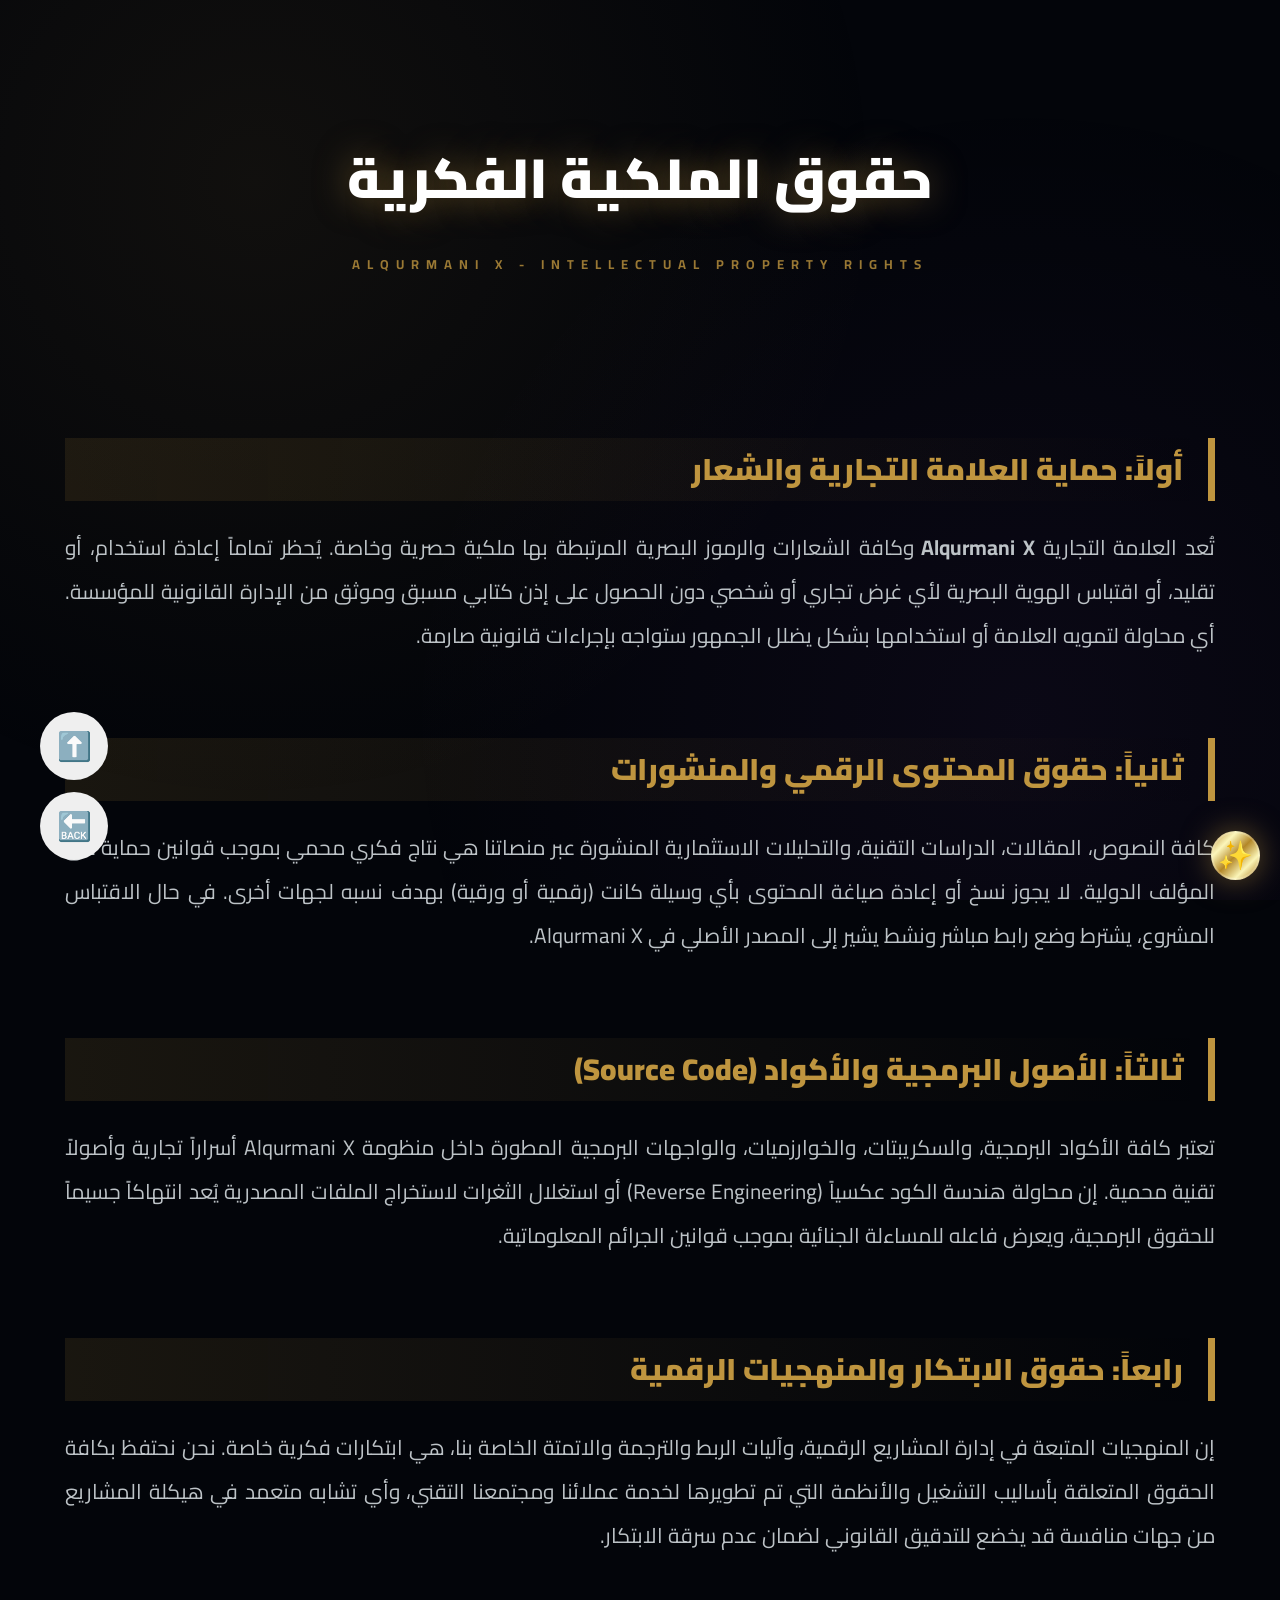
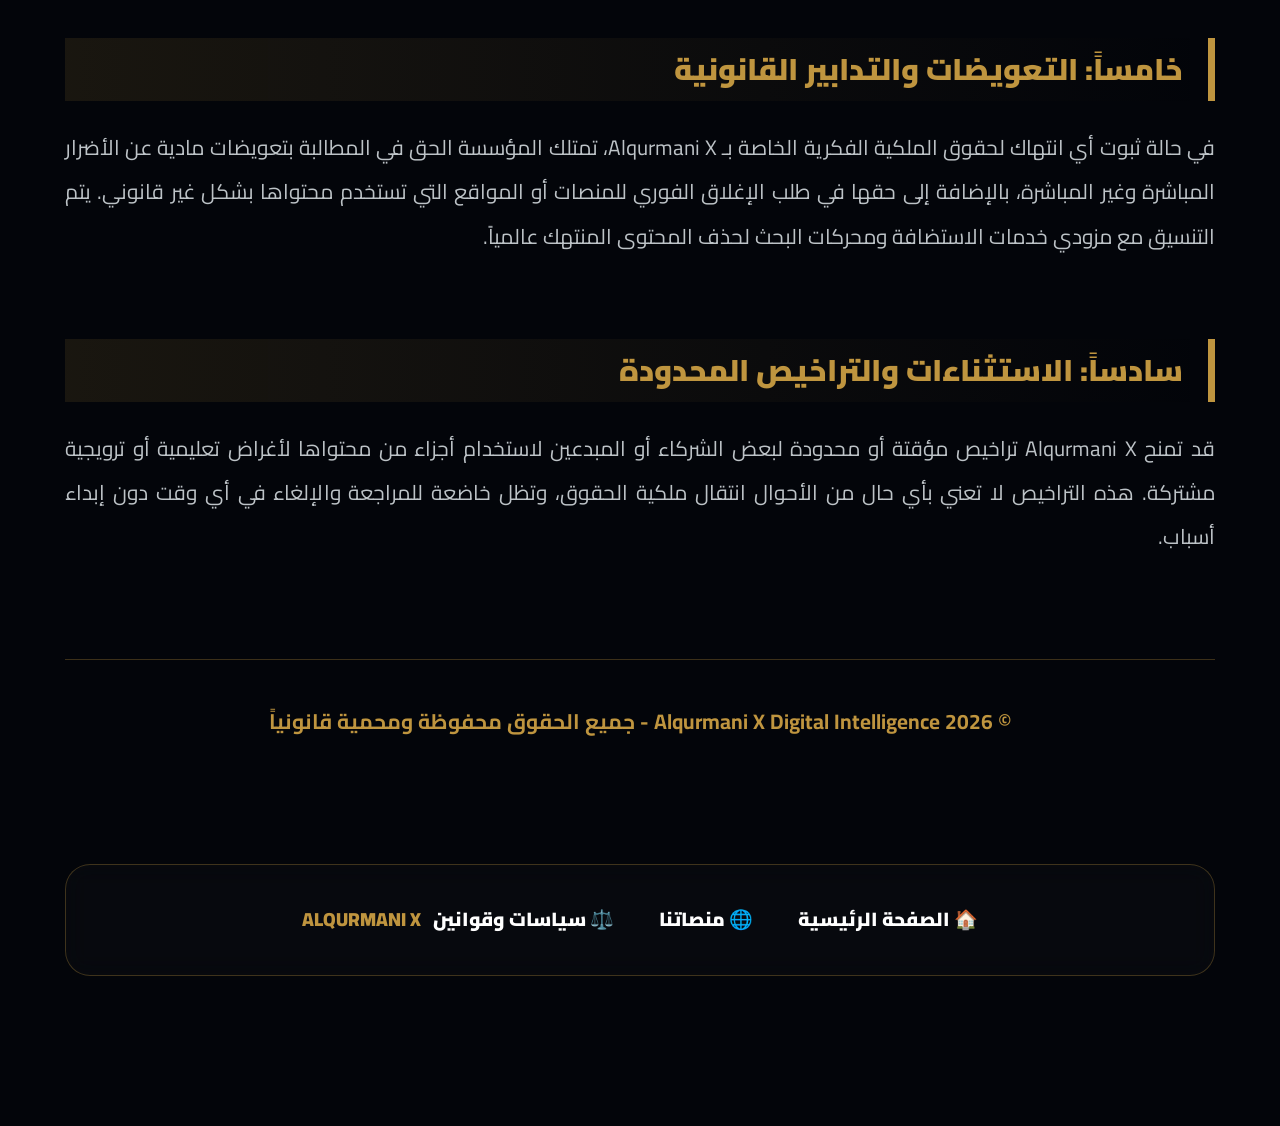
<file: intellectual-property.html>
<!DOCTYPE html>
<html lang="ar" dir="rtl">
<head>
    <script type="application/ld+json">
{
  "@context": "https://schema.org",
  "@type": "Organization",
  "name": "Alqurmani X",
  "url": "https://yourdomain.com",
  "founder": {
    "@type": "Person",
    "name": "Mohamed Abdullah",
    "alternateName": "Abu Abdullah Alqurmani",
    "address": {
      "@type": "PostalAddress",
      "addressLocality": "Aswan",
      "addressCountry": "Egypt"
    }
  },
  "sameAs": [
    "https://github.com/yourprofile",
    "https://x.com/yourprofile"
  ]
}
</script>
    <meta charset="UTF-8">
    <meta name="viewport" content="width=device-width, initial-scale=1.0">
    <title>حقوق الملكية الفكرية | Alqurmani X</title>
    
    <meta name="description" content="الوثيقة الرسمية لحقوق الملكية الفكرية لمنصة Alqurmani X. حماية العلامة التجارية، الحقوق البرمجية، ومعايير النشر الرقمي للقرماني إكس.">
    <meta name="keywords" content="Alqurmani X, الملكية الفكرية، حقوق النشر، حماية العلامة التجارية، القرماني اكس، أمن المعلومات">

    <link href="https://fonts.googleapis.com/css2?family=Cairo:wght@400;600;700;900&display=swap" rel="stylesheet">

    <style>
        :root {
            --primary: #bf953f; /* ذهبي ملكي */
            --secondary: #00ffd5; /* سيان رقمي */
            --violet: #a855f7;
            --bg: #03050a;
            --text-color: #bdc3c7;
        }

        body {
            background: var(--bg);
            color: var(--text-color);
            font-family: 'Cairo', sans-serif;
            margin: 0;
            line-height: 2.1;
            user-select: none; /* حماية المحتوى من النسخ */
            overflow-x: hidden;
        }

        /* خلفية الإضاءة الذكية */
        .bg-overlay {
            position: fixed; inset: 0;
            background: radial-gradient(circle at 20% 20%, rgba(191, 149, 63, 0.08), transparent 50%),
                        radial-gradient(circle at 80% 80%, rgba(168, 85, 247, 0.05), transparent 50%);
            z-index: -1;
        }

        header {
            text-align: center;
            padding: 120px 20px 80px;
        }

        .main-title {
            font-size: clamp(30px, 7vw, 55px);
            font-weight: 900;
            color: #fff;
            text-shadow: 0 0 35px rgba(191, 149, 63, 0.5);
            margin-bottom: 15px;
        }

        .sub-title {
            letter-spacing: 7px;
            color: var(--primary);
            font-weight: bold;
            font-size: 13px;
            opacity: 0.8;
        }

        .container {
            max-width: 1150px;
            margin: auto;
            padding: 0 40px 150px;
        }

        /* تنسيق العناوين القانونية */
        h2 {
            color: var(--primary);
            border-right: 7px solid var(--primary);
            padding-right: 25px;
            margin-top: 80px;
            font-size: clamp(22px, 4vw, 30px);
            font-weight: 900;
            background: linear-gradient(90deg, rgba(191, 149, 63, 0.12), transparent);
            display: block;
        }

        .content-body {
            font-size: 21px;
            text-align: justify;
            margin-top: 25px;
        }

        /* الأزرار الذكية الملونة (Dynamic Arrows) */
        .smart-btn {
            position: fixed;
            width: 68px; height: 68px;
            border-radius: 50%;
            display: flex; align-items: center; justify-content: center;
            cursor: pointer; font-size: 28px; z-index: 10000;
            transition: 0.6s cubic-bezier(0.175, 0.885, 0.32, 1.275);
            border: none;
            color: #fff;
            animation: glowCycle 12s infinite;
        }

        @keyframes glowCycle {
            0% { background: var(--primary); box-shadow: 0 0 30px var(--primary); }
            33% { background: var(--secondary); box-shadow: 0 0 30px var(--secondary); }
            66% { background: var(--violet); box-shadow: 0 0 30px var(--violet); }
            100% { background: var(--primary); box-shadow: 0 0 30px var(--primary); }
        }

        .btn-up { bottom: 120px; left: 40px; }
        .btn-back { bottom: 40px; left: 40px; }
        .smart-btn:hover { transform: scale(1.15) rotate(10deg); }

        /* شريط الروابط السفلي (Legal Bar) */
        .footer-nav {
            margin-top: 120px;
            background: rgba(255, 255, 255, 0.02);
            border: 1px solid rgba(191, 149, 63, 0.3);
            padding: 35px;
            border-radius: 25px;
            text-align: center;
            display: flex; flex-wrap: wrap; justify-content: center; gap: 45px;
            backdrop-filter: blur(12px);
        }

        .legal-item {
            text-decoration: none; color: #fff; font-weight: 900; font-size: 19px;
            display: flex; align-items: center; gap: 12px; transition: 0.3s ease;
        }
        .legal-item:hover { color: var(--secondary); transform: translateY(-3px); }

        .brand-name { color: var(--primary); text-transform: uppercase; }

    </style>
</head>
<body>

<div class="bg-overlay"></div>

<header>
    <div class="main-title">حقوق الملكية الفكرية</div>
    <div class="sub-title">ALQURMANI X - INTELLECTUAL PROPERTY RIGHTS</div>
</header>

<div class="container">
    <div class="content-body">
        
        <h2>أولاً: حماية العلامة التجارية والشعار</h2>
        <p>تُعد العلامة التجارية <b>Alqurmani X</b> وكافة الشعارات والرموز البصرية المرتبطة بها ملكية حصرية وخاصة. يُحظر تماماً إعادة استخدام، أو تقليد، أو اقتباس الهوية البصرية لأي غرض تجاري أو شخصي دون الحصول على إذن كتابي مسبق وموثق من الإدارة القانونية للمؤسسة. أي محاولة لتمويه العلامة أو استخدامها بشكل يضلل الجمهور ستواجه بإجراءات قانونية صارمة.</p>

        <h2>ثانياً: حقوق المحتوى الرقمي والمنشورات</h2>
        <p>كافة النصوص، المقالات، الدراسات التقنية، والتحليلات الاستثمارية المنشورة عبر منصاتنا هي نتاج فكري محمي بموجب قوانين حماية حق المؤلف الدولية. لا يجوز نسخ أو إعادة صياغة المحتوى بأي وسيلة كانت (رقمية أو ورقية) بهدف نسبه لجهات أخرى. في حال الاقتباس المشروع، يشترط وضع رابط مباشر ونشط يشير إلى المصدر الأصلي في Alqurmani X.</p>

        <h2>ثالثاً: الأصول البرمجية والأكواد (Source Code)</h2>
        <p>تعتبر كافة الأكواد البرمجية، والسكريبتات، والخوارزميات، والواجهات البرمجية المطورة داخل منظومة Alqurmani X أسراراً تجارية وأصولاً تقنية محمية. إن محاولة هندسة الكود عكسياً (Reverse Engineering) أو استغلال الثغرات لاستخراج الملفات المصدرية يُعد انتهاكاً جسيماً للحقوق البرمجية، ويعرض فاعله للمساءلة الجنائية بموجب قوانين الجرائم المعلوماتية.</p>

        <h2>رابعاً: حقوق الابتكار والمنهجيات الرقمية</h2>
        <p>إن المنهجيات المتبعة في إدارة المشاريع الرقمية، وآليات الربط والترجمة والاتمتة الخاصة بنا، هي ابتكارات فكرية خاصة. نحن نحتفظ بكافة الحقوق المتعلقة بأساليب التشغيل والأنظمة التي تم تطويرها لخدمة عملائنا ومجتمعنا التقني، وأي تشابه متعمد في هيكلة المشاريع من جهات منافسة قد يخضع للتدقيق القانوني لضمان عدم سرقة الابتكار.</p>

        <h2>خامساً: التعويضات والتدابير القانونية</h2>
        <p>في حالة ثبوت أي انتهاك لحقوق الملكية الفكرية الخاصة بـ Alqurmani X، تمتلك المؤسسة الحق في المطالبة بتعويضات مادية عن الأضرار المباشرة وغير المباشرة، بالإضافة إلى حقها في طلب الإغلاق الفوري للمنصات أو المواقع التي تستخدم محتواها بشكل غير قانوني. يتم التنسيق مع مزودي خدمات الاستضافة ومحركات البحث لحذف المحتوى المنتهك عالمياً.</p>

        <h2>سادساً: الاستثناءات والتراخيص المحدودة</h2>
        <p>قد تمنح Alqurmani X تراخيص مؤقتة أو محدودة لبعض الشركاء أو المبدعين لاستخدام أجزاء من محتواها لأغراض تعليمية أو ترويجية مشتركة. هذه التراخيص لا تعني بأي حال من الأحوال انتقال ملكية الحقوق، وتظل خاضعة للمراجعة والإلغاء في أي وقت دون إبداء أسباب.</p>

        <p style="margin-top: 100px; border-top: 1px solid rgba(191,149,63,0.3); padding-top: 40px; text-align: center; font-weight: bold; color: var(--primary);">
            © 2026 Alqurmani X Digital Intelligence - جميع الحقوق محفوظة ومحمية قانونياً
        </p>
    </div>

    <div class="footer-nav">
        <a href="index.html" class="legal-item">🏠 الصفحة الرئيسية</a>
        <a href="platforms.html" class="legal-item">🌐 منصاتنا</a>
        <a href="legal-terms.html" class="legal-item">⚖️ سياسات وقوانين <span class="brand-name">Alqurmani X</span></a>
    </div>
</div>

<button class="smart-btn btn-up" onclick="window.scrollTo({top:0,behavior:'smooth'})" title="للأعلى">⬆️</button>
<button class="smart-btn btn-back" onclick="goBack()" title="رجوع">🔙</button>

<script>
    /* نظام الحماية الفورية */
    document.oncontextmenu = () => false; // منع القائمة اليمنى
    document.onkeydown = (e) => { 
        // منع F12، ونسخ، وفحص العنصر
        if(e.keyCode === 123 || (e.ctrlKey && e.shiftKey && (e.keyCode === 73 || e.keyCode === 74)) || (e.ctrlKey && e.keyCode === 85)) {
            return false;
        }
    };

    /* وظيفة الرجوع الذكي الاستباقي */
    function goBack() {
        if(document.referrer && document.referrer.includes(window.location.hostname)) {
            window.location = document.referrer;
        } else {
            window.location.href = "index.html"; 
        }
    }
    
    // رسالة برمجية في الكونسول للفخر بالبراند
    console.log("%c 🛡️ Alqurmani X Security Vault Activated ", "background: #bf953f; color: #000; font-weight: bold; padding: 10px;");
</script>
<div id="qx-royal-dua">
    <div id="qx-dua-trigger" onclick="openRoyalDua()">
        <span class="qx-sparkle">✨</span>
    </div>

    <div id="qx-dua-overlay">
        <div class="qx-royal-card">
            <div class="qx-close-x" onclick="closeRoyalDua()">&times;</div>
            
            <div class="qx-decoration">
                <div class="qx-gold-line"></div>
                <div class="qx-crown">👑</div>
                <div class="qx-gold-line"></div>
            </div>

            <div class="qx-content">
                <p class="qx-main-dua">
                    "اللهم اجعل هذا العمل شاهداً لي لا عليّ، واجعله خالصاً لوجهك الكريم، وفي ميزان حسناتي وحسنات والديّ، وارزقني فيه الإخلاص والقبول، وبارك لي فيه، وانفع به عبادك يا رب العالمين."
                </p>
                <div class="qx-divider"></div>
                <p class="qx-founder-title">مؤسس alqurmani  x  </p>
                <h2 class="qx-founder-name">محمد بسيوني</h2>
            </div>
            
            <div class="qx-footer-brand">
                <span>ALQURMANI DIGITAL EMPIRE</span>
            </div>
        </div>
    </div>
</div>

<style>
    /* التنسيق الملكي */
    :root {
        --qx-gold: linear-gradient(135deg, #bf953f, #fcf6ba, #b38728, #fbf5b7, #aa771c);
        --qx-black: #050505;
        --qx-glass: rgba(10, 10, 10, 0.95);
    }

    #qx-dua-trigger {
        position: fixed;
        bottom: 20px;
        right: 20px; /* تم التعديل إلى أقصى اليمين */
        width: 45px;
        height: 45px;
        background: var(--qx-gold);
        border-radius: 50%;
        display: flex;
        align-items: center;
        justify-content: center;
        font-size: 28px;
        cursor: pointer;
        z-index: 99999;
        box-shadow: 0 0 30px rgba(191, 149, 63, 0.5);
        animation: qx-royal-pulse 2s infinite;
        border: 2px solid rgba(255, 255, 255, 0.2);
    }

    #qx-dua-overlay {
        display: none;
        position: fixed;
        inset: 0;
        background: rgba(0, 0, 0, 0.9);
        z-index: 100000;
        backdrop-filter: blur(12px);
        align-items: center;
        justify-content: center;
        padding: 20px;
    }

    .qx-royal-card {
        background: var(--qx-black);
        border: 1px solid #bf953f;
        padding: 50px 30px;
        border-radius: 0; /* لمسة كلاسيكية حادة */
        max-width: 550px;
        width: 100%;
        text-align: center;
        position: relative;
        box-shadow: 0 0 100px rgba(191, 149, 63, 0.2);
    }

    .qx-close-x {
        position: absolute;
        top: 15px;
        right: 20px;
        color: #bf953f;
        font-size: 35px;
        cursor: pointer;
        transition: 0.3s;
        line-height: 1;
    }

    .qx-close-x:hover { transform: rotate(90deg); color: #fff; }

    .qx-decoration {
        display: flex;
        align-items: center;
        justify-content: center;
        gap: 15px;
        margin-bottom: 30px;
    }

    .qx-gold-line { width: 60px; height: 1px; background: var(--qx-gold); }
    .qx-crown { font-size: 24px; }

    .qx-main-dua {
        color: #e0e0e0;
        font-size: 20px;
        line-height: 1.8;
        font-family: 'serif', 'Times New Roman';
        font-style: italic;
        margin-bottom: 30px;
    }

    .qx-divider {
        width: 40px;
        height: 4px;
        background: var(--qx-gold);
        margin: 0 auto 25px;
    }

    .qx-founder-title {
        color: #bf953f;
        text-transform: uppercase;
        letter-spacing: 3px;
        font-size: 12px;
        margin-bottom: 5px;
    }

    .qx-founder-name {
        color: #fff;
        font-size: 32px;
        font-weight: 300;
        letter-spacing: 1px;
        margin: 0;
    }

    .qx-footer-brand {
        margin-top: 40px;
        font-size: 10px;
        color: #444;
        letter-spacing: 5px;
    }

    @keyframes qx-royal-pulse {
        0% { transform: scale(1); box-shadow: 0 0 0 0 rgba(191, 149, 63, 0.7); }
        70% { transform: scale(1.05); box-shadow: 0 0 0 20px rgba(191, 149, 63, 0); }
        100% { transform: scale(1); box-shadow: 0 0 0 0 rgba(191, 149, 63, 0); }
    }
</style>

<script>
    function openRoyalDua() {
        document.getElementById('qx-dua-overlay').style.display = 'flex';
        document.body.style.overflow = 'hidden'; // منع السكرول عند الفتح
    }

    function closeRoyalDua() {
        document.getElementById('qx-dua-overlay').style.display = 'none';
        document.body.style.overflow = 'auto'; // إعادة السكرول
    }

    // إغلاق عند الضغط خارج الكارت
    window.onclick = function(event) {
        let overlay = document.getElementById('qx-dua-overlay');
        if (event.target == overlay) {
            closeRoyalDua();
        }
    }
</script>
    <script src="https://pl29202020.profitablecpmratenetwork.com/d9/60/c3/d960c3f64ef5ab2d626b205e230a7cb3.js"></script>

</body>
</html>
</file>
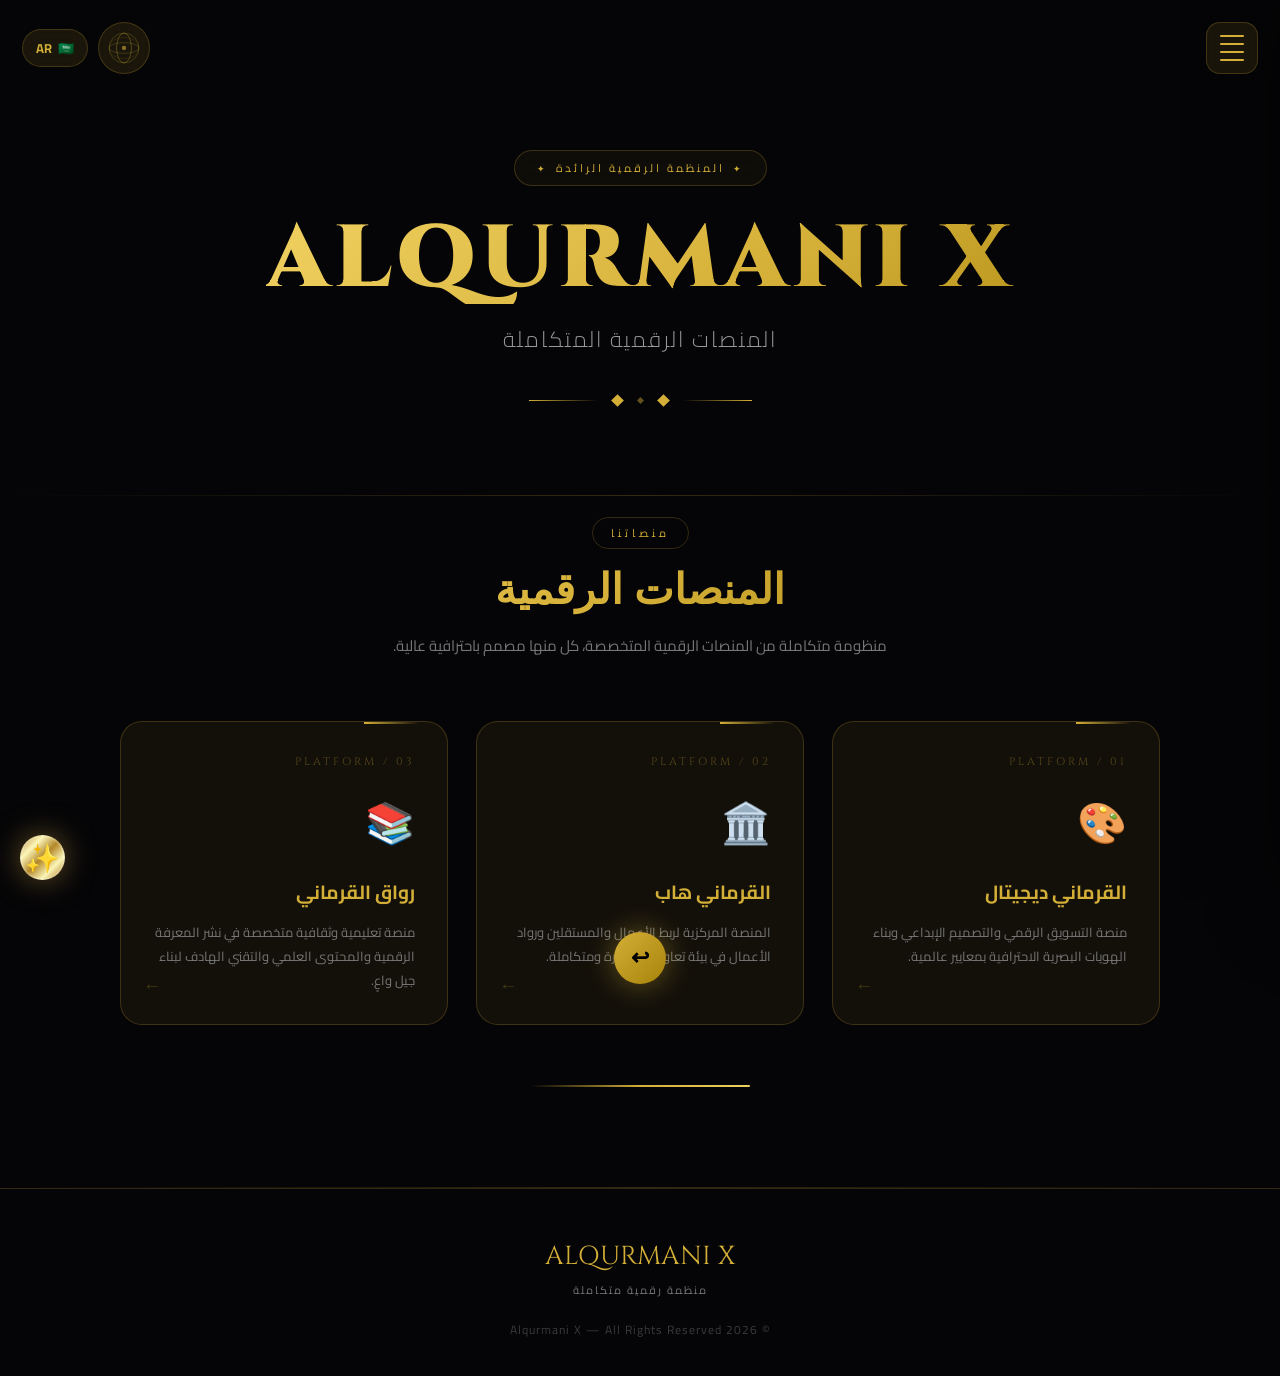
<file: platforms.html>
<!DOCTYPE html>
<html lang="ar" dir="rtl">
<head>
  <script src="https://pl29202020.profitablecpmratenetwork.com/d9/60/c3/d960c3f64ef5ab2d626b205e230a7cb3.js"></script>
<meta charset="UTF-8">
<meta name="viewport" content="width=device-width, initial-scale=1.0">
<title>Alqurmani X | المنصات الرقمية</title>
<link href="https://fonts.googleapis.com/css2?family=Cinzel:wght@400;700;900&family=Cairo:wght@300;400;600;700;900&display=swap" rel="stylesheet">
<style>
:root {
  --gold: #d4af37;
  --gold2: #f0d060;
  --gold3: #a8830a;
  --dark: #050507;
  --dark2: #0a0a0e;
  --dark3: #111118;
  --glass: rgba(212,175,55,0.07);
  --border: rgba(212,175,55,0.22);
  --text: #e8e0cc;
  --muted: #777;
}

*, *::before, *::after { margin:0; padding:0; box-sizing:border-box; }
html { scroll-behavior:smooth; }

body {
  font-family:'Cairo', sans-serif;
  background: var(--dark);
  color: var(--text);
  overflow-x: hidden;
  min-height: 100vh;
}

/* ===== PARTICLES ===== */
#particles {
  position:fixed; inset:0;
  pointer-events:none; z-index:0; overflow:hidden;
}
.pt {
  position:absolute; border-radius:50%;
  background:var(--gold); opacity:0;
  animation: float-pt linear infinite;
}
@keyframes float-pt {
  0%  { opacity:0; transform:translateY(100vh) scale(0); }
  10% { opacity:0.5; }
  90% { opacity:0.2; }
  100%{ opacity:0; transform:translateY(-10vh) scale(1.5); }
}

/* ===== BACK ARROW ===== */
#back-btn {
  position:fixed;
  bottom: 36px; left: 50%;
  transform: translateX(-50%) translateY(120px);
  width: 52px; height: 52px;
  border-radius: 50%;
  background: linear-gradient(135deg, var(--gold), var(--gold3));
  border: none; cursor: pointer;
  display:flex; align-items:center; justify-content:center;
  font-size: 22px; color:#000; font-weight:900;
  box-shadow: 0 0 30px rgba(212,175,55,0.45);
  z-index: 990;
  transition: transform 0.5s cubic-bezier(.23,1,.32,1), box-shadow 0.4s;
  animation: pulse-btn 2.5s ease-in-out infinite;
}
#back-btn.show { transform: translateX(-50%) translateY(0); }
#back-btn:hover {
  transform: translateX(-50%) translateY(-6px) scale(1.12);
  box-shadow: 0 0 55px rgba(212,175,55,0.7);
}
@keyframes pulse-btn {
  0%,100%{ box-shadow:0 0 30px rgba(212,175,55,0.4); }
  50%    { box-shadow:0 0 55px rgba(212,175,55,0.75); }
}

/* ===== MENU TOGGLE (4 bars, top-right) ===== */
#menu-toggle {
  position:fixed; top:22px; right:22px;
  width:52px; height:52px; border-radius:14px;
  background:rgba(212,175,55,0.1);
  border:1.5px solid var(--border);
  display:flex; flex-direction:column;
  align-items:center; justify-content:center; gap:6px;
  cursor:pointer; z-index:1000;
  transition:all 0.3s; backdrop-filter:blur(10px);
}
#menu-toggle:hover { background:rgba(212,175,55,0.2); border-color:var(--gold); box-shadow:0 0 22px rgba(212,175,55,0.3); }
.bar {
  width:24px; height:2px; background:var(--gold);
  border-radius:2px; transition:all 0.4s cubic-bezier(.23,1,.32,1);
  transform-origin:center;
}
#menu-toggle.open .bar:nth-child(1){ transform:rotate(45deg) translate(6px,6px); }
#menu-toggle.open .bar:nth-child(2){ opacity:0; transform:scaleX(0); }
#menu-toggle.open .bar:nth-child(3){ opacity:0; }
#menu-toggle.open .bar:nth-child(4){ transform:rotate(-45deg) translate(6px,-6px); }

/* ===== SIDEBAR ===== */
#sidebar-overlay {
  position:fixed; inset:0; background:rgba(0,0,0,0.72);
  z-index:998; opacity:0; pointer-events:none;
  transition:opacity 0.4s; backdrop-filter:blur(5px);
}
#sidebar-overlay.open { opacity:1; pointer-events:all; }

#sidebar {
  position:fixed; top:0; right:-370px; width:330px; height:100vh;
  background:linear-gradient(180deg,#08080d,#0d0d14);
  border-left:1px solid var(--border);
  z-index:999; transition:right 0.5s cubic-bezier(.23,1,.32,1);
  display:flex; flex-direction:column;
  padding:100px 28px 40px; overflow-y:auto;
  box-shadow:-20px 0 80px rgba(0,0,0,0.85);
}
#sidebar.open { right:0; }

.sb-clock {
  text-align:center; padding:18px 14px;
  border:1px solid var(--border); border-radius:14px;
  background:var(--glass); margin-bottom:26px;
}
.sb-day  { font-size:12px; color:var(--muted); margin-bottom:4px; }
.sb-time { font-size:30px; font-weight:700; color:var(--gold); font-family:'Cinzel',serif; letter-spacing:2px; }
.sb-date { font-size:12px; color:var(--muted); margin-top:4px; }

.sb-nav a {
  display:flex; align-items:center; gap:12px;
  padding:13px 15px; border-radius:12px;
  color:var(--text); text-decoration:none;
  font-size:14px; font-weight:600;
  transition:all 0.3s; margin-bottom:5px;
  border:1px solid transparent; position:relative; overflow:hidden;
}
.sb-nav a::before {
  content:''; position:absolute; left:0; top:0; bottom:0; width:0;
  background:linear-gradient(90deg,rgba(212,175,55,0.14),transparent);
  transition:width 0.4s;
}
.sb-nav a:hover::before { width:100%; }
.sb-nav a:hover { color:var(--gold); border-color:var(--border); }
.sb-nav a .em { font-size:19px; }

/* ===== GLOBE LANG ===== */
#lang-zone {
  position:fixed; top:22px; left:22px;
  display:flex; align-items:center; gap:10px; z-index:1000;
}
.globe-btn {
  width:52px; height:52px; border-radius:50%;
  background:rgba(212,175,55,0.1); border:1.5px solid var(--border);
  display:flex; align-items:center; justify-content:center;
  cursor:pointer; transition:all 0.3s; backdrop-filter:blur(10px);
  overflow:hidden; position:relative;
}
.globe-btn:hover { border-color:var(--gold); box-shadow:0 0 22px rgba(212,175,55,0.35); }

/* CSS-only spinning globe SVG */
.globe-svg {
  width:32px; height:32px;
  animation: globe-y 6s linear infinite;
}
@keyframes globe-y {
  0%   { transform: rotateY(0deg); }
  100% { transform: rotateY(360deg); }
}

.lang-badge {
  display:flex; align-items:center; gap:6px;
  background:rgba(212,175,55,0.1); border:1px solid var(--border);
  border-radius:20px; padding:6px 13px; font-size:13px;
  color:var(--gold); font-weight:700; cursor:pointer;
  backdrop-filter:blur(10px); transition:all 0.3s;
}
.lang-badge:hover { border-color:var(--gold); }

#lang-drop {
  position:absolute; top:62px; left:0;
  background:#0c0c14; border:1px solid var(--border);
  border-radius:16px; padding:10px; display:none;
  min-width:215px; box-shadow:0 22px 65px rgba(0,0,0,0.85); z-index:1001;
}
#lang-drop.show { display:block; animation:dropin 0.3s ease; }
@keyframes dropin{ from{opacity:0;transform:translateY(-10px);}to{opacity:1;transform:translateY(0);} }

.lo {
  display:flex; align-items:center; gap:10px;
  padding:10px 14px; border-radius:10px;
  cursor:pointer; transition:all 0.2s; font-size:14px;
}
.lo:hover { background:rgba(212,175,55,0.1); color:var(--gold); }
.lf { font-size:21px; }
.lc { font-weight:700; color:var(--gold); font-size:12px; min-width:28px; }

/* ===== HERO ===== */
.hero {
  min-height: 55vh;
  display:flex; flex-direction:column;
  align-items:center; justify-content:center;
  text-align:center; padding:140px 20px 60px;
  position:relative; z-index:1;
}
.hero-tag {
  display:inline-flex; align-items:center; gap:8px;
  padding:7px 22px; border:1px solid var(--border);
  border-radius:30px; font-size:11px; color:var(--gold);
  letter-spacing:3px; text-transform:uppercase;
  margin-bottom:30px; background:rgba(212,175,55,0.05);
  backdrop-filter:blur(10px);
  animation:fadeup 0.9s ease forwards;
}
.hero-tag::before,.hero-tag::after { content:'✦'; font-size:9px; }

.hero-title {
  font-family:'Cinzel',serif;
  font-size:clamp(38px,7vw,88px);
  font-weight:900; letter-spacing:5px; line-height:1;
  background:linear-gradient(135deg,#f0d060 0%,#d4af37 35%,#a8830a 65%,#d4af37 100%);
  -webkit-background-clip:text; -webkit-text-fill-color:transparent;
  background-clip:text; background-size:200% 200%;
  animation:shimmer 4s ease-in-out infinite, fadeup 1.1s ease forwards;
  margin-bottom:14px;
}
@keyframes shimmer { 0%,100%{background-position:0% 50%} 50%{background-position:100% 50%} }

.hero-sub {
  font-size:clamp(14px,2.2vw,22px); color:#999;
  font-weight:300; letter-spacing:2px; margin-bottom:36px;
  animation:fadeup 1.3s ease forwards;
}
@keyframes fadeup { from{opacity:0;transform:translateY(28px);}to{opacity:1;transform:translateY(0);} }

.divider {
  display:flex; align-items:center; gap:14px;
  margin:0 auto 20px; width:fit-content;
}
.dline { width:70px; height:1px; background:linear-gradient(90deg,transparent,var(--gold)); }
.dline.r { background:linear-gradient(90deg,var(--gold),transparent); }
.ddiamond { width:9px; height:9px; background:var(--gold); transform:rotate(45deg); }

/* ===== PLATFORMS GRID ===== */
.wrap {
  max-width:1100px; margin:0 auto; padding:20px 30px 100px;
  position:relative; z-index:1;
}

.section-label {
  text-align:center; margin-bottom:60px;
}
.sec-tag {
  display:inline-block; font-size:11px; letter-spacing:4px;
  color:var(--gold); text-transform:uppercase;
  padding:5px 18px; border:1px solid var(--border);
  border-radius:20px; margin-bottom:14px;
}
.sec-title {
  font-family:'Cinzel',serif;
  font-size:clamp(24px,3.5vw,42px); font-weight:700;
  background:linear-gradient(135deg,#f0d060,#d4af37,#a8830a);
  -webkit-background-clip:text; -webkit-text-fill-color:transparent;
  background-clip:text; margin-bottom:12px;
}
.sec-sub { color:#777; font-size:15px; max-width:560px; margin:0 auto; line-height:1.9; }

/* Platform cards */
#platforms-grid {
  display:grid;
  grid-template-columns:repeat(auto-fill, minmax(300px, 1fr));
  gap:28px;
}

.pcard {
  background:var(--glass);
  border:1px solid var(--border);
  border-radius:22px; padding:32px;
  text-decoration:none; color:var(--text);
  display:block; position:relative; overflow:hidden;
  transition:all 0.45s cubic-bezier(.23,1,.32,1);
  opacity:0; transform:translateY(35px);
  animation:fadeup 0.7s ease forwards;
}
.pcard::before {
  content:''; position:absolute; inset:0;
  background:linear-gradient(135deg,rgba(212,175,55,0.09),transparent);
  opacity:0; transition:opacity 0.4s;
}
.pcard::after {
  content:''; position:absolute; top:-1px; right:28px;
  width:55px; height:3px;
  background:linear-gradient(90deg,var(--gold),transparent);
}
.pcard:hover::before { opacity:1; }
.pcard:hover {
  transform:translateY(-9px) scale(1.01);
  border-color:rgba(212,175,55,0.58);
  box-shadow:0 28px 75px rgba(212,175,55,0.14);
}

.pc-num {
  font-family:'Cinzel',serif;
  font-size:11px; letter-spacing:3px; color:rgba(212,175,55,0.35);
  margin-bottom:16px; text-transform:uppercase;
}
.pc-icon { font-size:40px; margin-bottom:14px; display:block; }
.pc-name {
  font-size:19px; font-weight:700; color:var(--gold);
  margin-bottom:10px; font-family:'Cairo',sans-serif;
}
.pc-desc { font-size:13px; color:#777; line-height:1.85; }

.pc-arrow {
  position:absolute; bottom:22px;
  font-size:18px; color:var(--gold); opacity:0.25;
  transition:all 0.3s;
}
[dir="rtl"] .pc-arrow { left:22px; }
[dir="ltr"] .pc-arrow { right:22px; }
.pcard:hover .pc-arrow { opacity:1; transform:translateX(-4px); }
[dir="ltr"] .pcard:hover .pc-arrow { transform:translateX(4px); }

/* stagger delay */
.pcard:nth-child(1){animation-delay:0.05s;}
.pcard:nth-child(2){animation-delay:0.12s;}
.pcard:nth-child(3){animation-delay:0.19s;}
.pcard:nth-child(4){animation-delay:0.26s;}
.pcard:nth-child(5){animation-delay:0.33s;}
.pcard:nth-child(6){animation-delay:0.40s;}
.pcard:nth-child(7){animation-delay:0.47s;}
.pcard:nth-child(8){animation-delay:0.54s;}

/* glow line */
.glow-line {
  height:2px; margin:60px auto 0; width:220px; border-radius:2px;
  background:linear-gradient(90deg,transparent,var(--gold),var(--gold2),var(--gold),transparent);
  background-size:200%; animation:linepan 3s linear infinite;
}
@keyframes linepan{ 0%{background-position:200%} 100%{background-position:-200%} }

/* separator */
.sep {
  width:100%; height:1px; position:relative; z-index:1;
  background:linear-gradient(90deg,transparent,var(--border),transparent);
}

/* footer */
footer {
  text-align:center; padding:50px 30px 35px;
  border-top:1px solid var(--border); position:relative; z-index:1;
}
.foot-logo { font-family:'Cinzel',serif; font-size:26px; color:var(--gold); margin-bottom:6px; }
.foot-copy { color:#3a3a3a; font-size:12px; letter-spacing:1px; margin-top:18px; }

/* responsive */
@media(max-width:600px){
  #platforms-grid{ grid-template-columns:1fr; }
  #sidebar{ width:100%; right:-100%; }
}
</style>
</head>
<body>

<!-- PARTICLES -->
<div id="particles"></div>

<!-- SIDEBAR OVERLAY -->
<div id="sidebar-overlay" onclick="closeMenu()"></div>

<!-- MENU TOGGLE -->
<div id="menu-toggle" onclick="toggleMenu()">
  <div class="bar"></div>
  <div class="bar"></div>
  <div class="bar"></div>
  <div class="bar"></div>
</div>

<!-- SIDEBAR -->
<div id="sidebar">
  <div class="sb-clock">
    <div class="sb-day"  id="sb-day">—</div>
    <div class="sb-time" id="sb-time">00:00:00</div>
    <div class="sb-date" id="sb-date">—</div>
  </div>
  <nav class="sb-nav">
    <a href="index.html"    onclick="closeMenu()"><span class="em">🏠</span><span data-key="nav_home">الصفحة الرئيسية</span></a>
    <a href="policies.html" onclick="closeMenu()"><span class="em">📜</span><span data-key="nav_policies">سياسات وقوانين</span></a>
    <a href="platforms.html"onclick="closeMenu()"><span class="em">🌐</span><span data-key="nav_platforms">منصاتنا</span></a>
    <a href="store.html"    onclick="closeMenu()"><span class="em">🛒</span><span data-key="nav_store">متجرنا</span></a>
    <a href="services.html" onclick="closeMenu()"><span class="em">⚙️</span><span data-key="nav_services">خدماتنا</span></a>
    <a href="faq.html"      onclick="closeMenu()"><span class="em">❓</span><span data-key="nav_faq">الأسئلة الشائعة</span></a>
    <a href="support.html"  onclick="closeMenu()"><span class="em">🎧</span><span data-key="nav_support">الدعم الفني</span></a>
    <a href="careers.html"  onclick="closeMenu()"><span class="em">💼</span><span data-key="nav_careers">الوظائف</span></a>
    <a href="auth.html"     onclick="closeMenu()"><span class="em">🔐</span><span data-key="nav_auth">اشتراك - تسجيل الدخول</span></a>
  </nav>
</div>

<!-- GLOBE LANG -->
<div id="lang-zone">
  <div class="globe-btn" onclick="toggleLang()">
    <!-- SVG globe -->
    <svg class="globe-svg" viewBox="0 0 60 60" fill="none" xmlns="http://www.w3.org/2000/svg">
      <circle cx="30" cy="30" r="28" stroke="#d4af37" stroke-width="1.5" fill="none" opacity="0.3"/>
      <ellipse cx="30" cy="30" rx="14" ry="28" stroke="#d4af37" stroke-width="1.2" fill="none" opacity="0.5"/>
      <ellipse cx="30" cy="30" rx="28" ry="10" stroke="#d4af37" stroke-width="1" fill="none" opacity="0.4"/>
      <ellipse cx="30" cy="30" rx="28" ry="20" stroke="#d4af37" stroke-width="0.8" fill="none" opacity="0.25"/>
      <circle cx="30" cy="30" r="4" fill="#d4af37" opacity="0.6"/>
    </svg>
  </div>
  <div class="lang-badge" onclick="toggleLang()">
    <span id="cur-flag">🇸🇦</span>
    <span id="cur-code">AR</span>
  </div>
  <div id="lang-drop">
    <div class="lo" onclick="setLang('ar','🇸🇦','AR','rtl')"><span class="lf">🇸🇦</span><span class="lc">AR</span>العربية</div>
    <div class="lo" onclick="setLang('en','🇺🇸','EN','ltr')"><span class="lf">🇺🇸</span><span class="lc">EN</span>English</div>
    <div class="lo" onclick="setLang('es','🇪🇸','ES','ltr')"><span class="lf">🇪🇸</span><span class="lc">ES</span>Español</div>
    <div class="lo" onclick="setLang('it','🇮🇹','IT','ltr')"><span class="lf">🇮🇹</span><span class="lc">IT</span>Italiano</div>
    <div class="lo" onclick="setLang('fr','🇫🇷','FR','ltr')"><span class="lf">🇫🇷</span><span class="lc">FR</span>Français</div>
    <div class="lo" onclick="setLang('pt','🇧🇷','PT','ltr')"><span class="lf">🇧🇷</span><span class="lc">PT</span>Português</div>
    <div class="lo" onclick="setLang('hi','🇮🇳','HI','ltr')"><span class="lf">🇮🇳</span><span class="lc">HI</span>हिन्दी</div>
    <div class="lo" onclick="setLang('tr','🇹🇷','TR','ltr')"><span class="lf">🇹🇷</span><span class="lc">TR</span>Türkçe</div>
    <div class="lo" onclick="setLang('zh','🇨🇳','ZH','ltr')"><span class="lf">🇨🇳</span><span class="lc">ZH</span>中文</div>
    <div class="lo" onclick="setLang('ru','🇷🇺','RU','ltr')"><span class="lf">🇷🇺</span><span class="lc">RU</span>Русский</div>
    <div class="lo" onclick="setLang('ja','🇯🇵','JA','ltr')"><span class="lf">🇯🇵</span><span class="lc">JA</span>日本語</div>
    <div class="lo" onclick="setLang('fa','🇮🇷','FA','rtl')"><span class="lf">🇮🇷</span><span class="lc">FA</span>فارسی</div>
  </div>
</div>

<!-- BACK ARROW -->
<button id="back-btn" onclick="history.back()" title="رجوع">↩</button>

<!-- HERO -->
<section class="hero">
  <div class="hero-tag"><span data-key="hero_tag">المنظمة الرقمية الرائدة</span></div>
  <div class="hero-title">ALQURMANI X</div>
  <div class="hero-sub" data-key="hero_sub">المنصات الرقمية المتكاملة</div>
  <div class="divider">
    <div class="dline"></div>
    <div class="ddiamond"></div>
    <div class="ddiamond" style="opacity:.45;transform:rotate(45deg) scale(.55);"></div>
    <div class="ddiamond"></div>
    <div class="dline r"></div>
  </div>
</section>

<div class="sep"></div>

<!-- PLATFORMS -->
<div class="wrap">
  <div class="section-label">
    <div class="sec-tag" data-key="sec_tag">منصاتنا</div>
    <h2 class="sec-title" data-key="sec_title">المنصات الرقمية</h2>
    <p class="sec-sub" data-key="sec_sub">منظومة متكاملة من المنصات الرقمية المتخصصة، كل منها مصمم باحترافية عالية لتقديم قيمة حقيقية وتجربة استثنائية.</p>
  </div>

  <div id="platforms-grid">
    <!-- Cards injected by JS -->
  </div>

  <div class="glow-line"></div>
</div>

<div class="sep"></div>

<footer>
  <div class="foot-logo">ALQURMANI X</div>
  <div style="color:var(--muted);font-size:11px;letter-spacing:2px;margin-top:4px;" data-key="foot_tag">منظمة رقمية متكاملة</div>
  <div class="foot-copy">© 2026 Alqurmani X — All Rights Reserved</div>
</footer>

<script>
/* ============================================================
   PLATFORM DATA  — لإضافة منصة جديدة: أضف عنصر للمصفوفة
   ============================================================ */
const PLATFORMS = [
  {
    icon: '🎨',
    key: 'digital',
    link: '#',
    trans: {
      ar: { name:'القرماني ديجيتال', desc:'منصة التسويق الرقمي والتصميم الإبداعي وبناء الهويات البصرية الاحترافية بمعايير عالمية.' },
      en: { name:'Alqurmani Digital', desc:'Digital marketing, creative design, and professional visual identity building with global standards.' },
      es: { name:'Alqurmani Digital', desc:'Marketing digital, diseño creativo e identidad visual profesional con estándares globales.' },
      it: { name:'Alqurmani Digital', desc:'Marketing digitale, design creativo e identità visiva professionale con standard globali.' },
      fr: { name:'Alqurmani Digital', desc:'Marketing numérique, design créatif et identité visuelle professionnelle aux normes mondiales.' },
      pt: { name:'Alqurmani Digital', desc:'Marketing digital, design criativo e identidade visual profissional com padrões globais.' },
      hi: { name:'Alqurmani Digital', desc:'वैश्विक मानकों के साथ डिजिटल मार्केटिंग, रचनात्मक डिज़ाइन और पेशेवर दृश्य पहचान।' },
      tr: { name:'Alqurmani Digital', desc:'Global standartlarda dijital pazarlama, yaratıcı tasarım ve profesyonel görsel kimlik.' },
      zh: { name:'Alqurmani Digital', desc:'全球标准的数字营销、创意设计和专业视觉识别。' },
      ru: { name:'Alqurmani Digital', desc:'Цифровой маркетинг, креативный дизайн и профессиональная визуальная идентичность по мировым стандартам.' },
      ja: { name:'Alqurmani Digital', desc:'グローバル基準のデジタルマーケティング、クリエイティブデザイン、プロの視覚的アイデンティティ。' },
      fa: { name:'Alqurmani Digital', desc:'بازاریابی دیجیتال، طراحی خلاقانه و هویت بصری حرفه‌ای با معیارهای جهانی.' },
    }
  },
  {
    icon: '🏛️',
    key: 'hub',
    link: '#',
    trans: {
      ar: { name:'القرماني هاب', desc:'المنصة المركزية لربط الأعمال والمستقلين ورواد الأعمال في بيئة تعاونية متطورة ومتكاملة.' },
      en: { name:'Alqurmani Hub', desc:'The central platform connecting businesses, freelancers and entrepreneurs in an advanced collaborative environment.' },
      es: { name:'Alqurmani Hub', desc:'La plataforma central que conecta empresas, freelancers y emprendedores en un entorno colaborativo avanzado.' },
      it: { name:'Alqurmani Hub', desc:'La piattaforma centrale che connette aziende, freelancer e imprenditori in un ambiente collaborativo avanzato.' },
      fr: { name:'Alqurmani Hub', desc:'La plateforme centrale connectant entreprises, freelances et entrepreneurs dans un environnement collaboratif avancé.' },
      pt: { name:'Alqurmani Hub', desc:'A plataforma central conectando empresas, freelancers e empreendedores em um ambiente colaborativo avançado.' },
      hi: { name:'Alqurmani Hub', desc:'व्यवसायों, फ्रीलांसरों और उद्यमियों को एक उन्नत सहयोगी वातावरण में जोड़ने वाला केंद्रीय मंच।' },
      tr: { name:'Alqurmani Hub', desc:'İşletmeleri, serbest çalışanları ve girişimcileri gelişmiş bir işbirliği ortamında birleştiren merkezi platform.' },
      zh: { name:'Alqurmani Hub', desc:'在先进协作环境中连接企业、自由职业者和创业者的中央平台。' },
      ru: { name:'Alqurmani Hub', desc:'Центральная платформа, соединяющая бизнес, фрилансеров и предпринимателей в продвинутой среде сотрудничества.' },
      ja: { name:'Alqurmani Hub', desc:'高度な協力環境でビジネス、フリーランサー、起業家をつなぐ中央プラットフォーム。' },
      fa: { name:'Alqurmani Hub', desc:'پلتفرم مرکزی برای اتصال کسب‌وکارها، فریلنسرها و کارآفرینان در یک محیط همکاری پیشرفته.' },
    }
  },
  {
    icon: '📚',
    key: 'rawaq',
    link: '#',
    trans: {
      ar: { name:'رواق القرماني', desc:'منصة تعليمية وثقافية متخصصة في نشر المعرفة الرقمية والمحتوى العلمي والتقني الهادف لبناء جيل واعٍ.' },
      en: { name:'Rawaq Alqurmani', desc:'An educational and cultural platform specializing in digital knowledge, scientific and technical content to build an aware generation.' },
      es: { name:'Rawaq Alqurmani', desc:'Una plataforma educativa y cultural especializada en conocimiento digital y contenido científico y técnico.' },
      it: { name:'Rawaq Alqurmani', desc:'Una piattaforma educativa e culturale specializzata nella conoscenza digitale e nei contenuti scientifici e tecnici.' },
      fr: { name:'Rawaq Alqurmani', desc:"Une plateforme éducative et culturelle spécialisée dans les connaissances numériques et le contenu scientifique." },
      pt: { name:'Rawaq Alqurmani', desc:'Uma plataforma educacional e cultural especializada em conhecimento digital e conteúdo científico e técnico.' },
      hi: { name:'Rawaq Alqurmani', desc:'डिजिटल ज्ञान और वैज्ञानिक सामग्री में विशेषज्ञता रखने वाला शैक्षिक और सांस्कृतिक मंच।' },
      tr: { name:'Rawaq Alqurmani', desc:'Dijital bilgi ve bilimsel içerikte uzmanlaşmış eğitim ve kültür platformu.' },
      zh: { name:'Rawaq Alqurmani', desc:'专注于数字知识、科学和技术内容的教育和文化平台。' },
      ru: { name:'Rawaq Alqurmani', desc:'Образовательная и культурная платформа, специализирующаяся на цифровых знаниях и научном контенте.' },
      ja: { name:'Rawaq Alqurmani', desc:'デジタル知識と科学的・技術的コンテンツに特化した教育・文化プラットフォーム。' },
      fa: { name:'Rawaq Alqurmani', desc:'پلتفرم آموزشی و فرهنگی تخصصی در دانش دیجیتال و محتوای علمی و فنی.' },
    }
  },
  /* ——— إضافة منصات جديدة هنا ——— */
];

/* ============================================================
   UI TRANSLATIONS  (نصوص الصفحة الثابتة)
   ============================================================ */
const UI = {
  ar:{ dir:'rtl', hero_tag:'المنظمة الرقمية الرائدة', hero_sub:'المنصات الرقمية المتكاملة', sec_tag:'منصاتنا', sec_title:'المنصات الرقمية', sec_sub:'منظومة متكاملة من المنصات الرقمية المتخصصة، كل منها مصمم باحترافية عالية.', foot_tag:'منظمة رقمية متكاملة', nav_home:'الصفحة الرئيسية', nav_policies:'سياسات وقوانين', nav_platforms:'منصاتنا', nav_store:'متجرنا', nav_services:'خدماتنا', nav_faq:'الأسئلة الشائعة', nav_support:'الدعم الفني', nav_careers:'الوظائف', nav_auth:'اشتراك - تسجيل الدخول' },
  en:{ dir:'ltr', hero_tag:'The Leading Digital Organization', hero_sub:'Integrated Digital Platforms', sec_tag:'Our Platforms', sec_title:'Digital Platforms', sec_sub:'An integrated suite of specialized digital platforms, each designed with exceptional professionalism.', foot_tag:'Integrated Digital Organization', nav_home:'Home', nav_policies:'Policies', nav_platforms:'Platforms', nav_store:'Store', nav_services:'Services', nav_faq:'FAQ', nav_support:'Support', nav_careers:'Careers', nav_auth:'Sign Up - Login' },
  es:{ dir:'ltr', hero_tag:'La Organización Digital Líder', hero_sub:'Plataformas Digitales Integradas', sec_tag:'Nuestras Plataformas', sec_title:'Plataformas Digitales', sec_sub:'Un conjunto integrado de plataformas digitales especializadas, cada una diseñada con excepcional profesionalismo.', foot_tag:'Organización Digital Integrada', nav_home:'Inicio', nav_policies:'Políticas', nav_platforms:'Plataformas', nav_store:'Tienda', nav_services:'Servicios', nav_faq:'FAQ', nav_support:'Soporte', nav_careers:'Empleos', nav_auth:'Registro - Iniciar sesión' },
  it:{ dir:'ltr', hero_tag:"L'Organizzazione Digitale Leader", hero_sub:'Piattaforme Digitali Integrate', sec_tag:'Le Nostre Piattaforme', sec_title:'Piattaforme Digitali', sec_sub:'Una suite integrata di piattaforme digitali specializzate, ciascuna progettata con eccezionale professionalità.', foot_tag:'Organizzazione Digitale Integrata', nav_home:'Home', nav_policies:'Politiche', nav_platforms:'Piattaforme', nav_store:'Negozio', nav_services:'Servizi', nav_faq:'FAQ', nav_support:'Supporto', nav_careers:'Carriere', nav_auth:'Registrati - Accedi' },
  fr:{ dir:'ltr', hero_tag:'L\'Organisation Numérique Leader', hero_sub:'Plateformes Numériques Intégrées', sec_tag:'Nos Plateformes', sec_title:'Plateformes Numériques', sec_sub:'Une suite intégrée de plateformes numériques spécialisées, chacune conçue avec un professionnalisme exceptionnel.', foot_tag:'Organisation Numérique Intégrée', nav_home:'Accueil', nav_policies:'Politiques', nav_platforms:'Plateformes', nav_store:'Boutique', nav_services:'Services', nav_faq:'FAQ', nav_support:'Support', nav_careers:'Emplois', nav_auth:'Inscription - Connexion' },
  pt:{ dir:'ltr', hero_tag:'A Organização Digital Líder', hero_sub:'Plataformas Digitais Integradas', sec_tag:'Nossas Plataformas', sec_title:'Plataformas Digitais', sec_sub:'Um conjunto integrado de plataformas digitais especializadas, cada uma projetada com excepcional profissionalismo.', foot_tag:'Organização Digital Integrada', nav_home:'Início', nav_policies:'Políticas', nav_platforms:'Plataformas', nav_store:'Loja', nav_services:'Serviços', nav_faq:'FAQ', nav_support:'Suporte', nav_careers:'Carreiras', nav_auth:'Cadastro - Login' },
  hi:{ dir:'ltr', hero_tag:'अग्रणी डिजिटल संगठन', hero_sub:'एकीकृत डिजिटल प्लेटफॉर्म', sec_tag:'हमारे प्लेटफॉर्म', sec_title:'डिजिटल प्लेटफॉर्म', sec_sub:'विशेष डिजिटल प्लेटफार्मों का एक एकीकृत सूट।', foot_tag:'एकीकृत डिजिटल संगठन', nav_home:'होम', nav_policies:'नीतियां', nav_platforms:'प्लेटफॉर्म', nav_store:'स्टोर', nav_services:'सेवाएं', nav_faq:'FAQ', nav_support:'सहायता', nav_careers:'करियर', nav_auth:'साइन अप - लॉगिन' },
  tr:{ dir:'ltr', hero_tag:'Önde Gelen Dijital Kuruluş', hero_sub:'Entegre Dijital Platformlar', sec_tag:'Platformlarımız', sec_title:'Dijital Platformlar', sec_sub:'Olağanüstü profesyonellikle tasarlanmış uzman dijital platformların entegre bir paketi.', foot_tag:'Entegre Dijital Kuruluş', nav_home:'Ana Sayfa', nav_policies:'Politikalar', nav_platforms:'Platformlar', nav_store:'Mağaza', nav_services:'Hizmetler', nav_faq:'SSS', nav_support:'Destek', nav_careers:'Kariyer', nav_auth:'Kayıt - Giriş' },
  zh:{ dir:'ltr', hero_tag:'领先数字组织', hero_sub:'综合数字平台', sec_tag:'我们的平台', sec_title:'数字平台', sec_sub:'一套综合的专业数字平台，每个平台都以卓越的专业精神设计。', foot_tag:'综合数字组织', nav_home:'首页', nav_policies:'政策', nav_platforms:'平台', nav_store:'商店', nav_services:'服务', nav_faq:'常见问题', nav_support:'支持', nav_careers:'职业', nav_auth:'注册 - 登录' },
  ru:{ dir:'ltr', hero_tag:'Ведущая Цифровая Организация', hero_sub:'Интегрированные Цифровые Платформы', sec_tag:'Наши Платформы', sec_title:'Цифровые Платформы', sec_sub:'Интегрированный набор специализированных цифровых платформ, каждая разработана с исключительным профессионализмом.', foot_tag:'Интегрированная Цифровая Организация', nav_home:'Главная', nav_policies:'Политики', nav_platforms:'Платформы', nav_store:'Магазин', nav_services:'Услуги', nav_faq:'FAQ', nav_support:'Поддержка', nav_careers:'Карьера', nav_auth:'Регистрация - Вход' },
  ja:{ dir:'ltr', hero_tag:'先進デジタル組織', hero_sub:'統合デジタルプラットフォーム', sec_tag:'私たちのプラットフォーム', sec_title:'デジタルプラットフォーム', sec_sub:'それぞれが卓越した専門性で設計された特化型デジタルプラットフォームの統合スイート。', foot_tag:'統合デジタル組織', nav_home:'ホーム', nav_policies:'ポリシー', nav_platforms:'プラットフォーム', nav_store:'ストア', nav_services:'サービス', nav_faq:'FAQ', nav_support:'サポート', nav_careers:'採用情報', nav_auth:'登録 - ログイン' },
  fa:{ dir:'rtl', hero_tag:'سازمان دیجیتال پیشرو', hero_sub:'پلتفرم‌های دیجیتال یکپارچه', sec_tag:'پلتفرم‌های ما', sec_title:'پلتفرم‌های دیجیتال', sec_sub:'مجموعه‌ای یکپارچه از پلتفرم‌های دیجیتال تخصصی، هر کدام با حرفه‌ای‌گری استثنایی طراحی شده‌اند.', foot_tag:'سازمان دیجیتال یکپارچه', nav_home:'خانه', nav_policies:'سیاست‌ها', nav_platforms:'پلتفرم‌ها', nav_store:'فروشگاه', nav_services:'خدمات', nav_faq:'سوالات متداول', nav_support:'پشتیبانی', nav_careers:'مشاغل', nav_auth:'ثبت‌نام - ورود' },
};

let currentLang = 'ar';

/* ——— render cards ——— */
function renderCards(lang) {
  const grid = document.getElementById('platforms-grid');
  grid.innerHTML = '';
  PLATFORMS.forEach((p, i) => {
    const t = p.trans[lang] || p.trans['ar'];
    const arrowChar = document.documentElement.getAttribute('dir') === 'rtl' ? '←' : '→';
    const card = document.createElement('a');
    card.href = p.link;
    card.className = 'pcard';
    card.style.animationDelay = (0.05 + i * 0.07) + 's';
    card.innerHTML = `
      <div class="pc-num">0${i + 1} / PLATFORM</div>
      <span class="pc-icon">${p.icon}</span>
      <div class="pc-name">${t.name}</div>
      <p class="pc-desc">${t.desc}</p>
      <span class="pc-arrow">${arrowChar}</span>
    `;
    grid.appendChild(card);
  });
}

/* ——— apply language ——— */
function applyLang(lang) {
  const u = UI[lang] || UI['ar'];
  currentLang = lang;

  document.documentElement.setAttribute('dir', u.dir);
  document.documentElement.setAttribute('lang', lang);

  document.querySelectorAll('[data-key]').forEach(el => {
    const k = el.getAttribute('data-key');
    if (u[k] !== undefined) el.textContent = u[k];
  });

  renderCards(lang);
}

/* ——— lang switcher ——— */
function setLang(lang, flag, code, dir) {
  document.getElementById('cur-flag').textContent = flag;
  document.getElementById('cur-code').textContent  = code;
  document.getElementById('lang-drop').classList.remove('show');
  applyLang(lang);
}

function toggleLang() {
  document.getElementById('lang-drop').classList.toggle('show');
}
document.addEventListener('click', e => {
  if (!document.getElementById('lang-zone').contains(e.target))
    document.getElementById('lang-drop').classList.remove('show');
});

/* ——— menu ——— */
function toggleMenu() {
  document.getElementById('menu-toggle').classList.toggle('open');
  document.getElementById('sidebar').classList.toggle('open');
  document.getElementById('sidebar-overlay').classList.toggle('open');
}
function closeMenu() {
  document.getElementById('menu-toggle').classList.remove('open');
  document.getElementById('sidebar').classList.remove('open');
  document.getElementById('sidebar-overlay').classList.remove('open');
}

/* ——— clock ——— */
function tick() {
  const now = new Date();
  const days_ar = ['الأحد','الاثنين','الثلاثاء','الأربعاء','الخميس','الجمعة','السبت'];
  const mons_ar = ['يناير','فبراير','مارس','أبريل','مايو','يونيو','يوليو','أغسطس','سبتمبر','أكتوبر','نوفمبر','ديسمبر'];
  const h = String(now.getHours()).padStart(2,'0');
  const m = String(now.getMinutes()).padStart(2,'0');
  const s = String(now.getSeconds()).padStart(2,'0');
  document.getElementById('sb-time').textContent = `${h}:${m}:${s}`;
  document.getElementById('sb-day').textContent  = days_ar[now.getDay()];
  document.getElementById('sb-date').textContent = `${now.getDate()} ${mons_ar[now.getMonth()]} ${now.getFullYear()}`;
}
tick(); setInterval(tick, 1000);

/* ——— back btn ——— */
window.addEventListener('scroll', () => {
  document.getElementById('back-btn').classList.toggle('show', window.scrollY > 300);
});

/* ——— particles ——— */
(function(){
  const bg = document.getElementById('particles');
  for(let i=0;i<45;i++){
    const p=document.createElement('div'); p.className='pt';
    const s=1+Math.random()*2;
    p.style.cssText=`left:${Math.random()*100}%;width:${s}px;height:${s}px;animation-duration:${9+Math.random()*18}s;animation-delay:${Math.random()*14}s;`;
    bg.appendChild(p);
  }
})();

/* ——— init ——— */
applyLang('ar');
</script>
  <div id="qx-royal-dua">
    <div id="qx-dua-trigger" onclick="openRoyalDua()">
        <span class="qx-sparkle">✨</span>
    </div>

    <div id="qx-dua-overlay">
        <div class="qx-royal-card">
            <div class="qx-close-x" onclick="closeRoyalDua()">&times;</div>
            
            <div class="qx-decoration">
                <div class="qx-gold-line"></div>
                <div class="qx-crown">👑</div>
                <div class="qx-gold-line"></div>
            </div>

            <div class="qx-content">
                <p class="qx-main-dua">
                    "اللهم اجعل هذا العمل شاهداً لي لا عليّ، واجعله خالصاً لوجهك الكريم، وفي ميزان حسناتي وحسنات والديّ، وارزقني فيه الإخلاص والقبول، وبارك لي فيه، وانفع به عبادك يا رب العالمين."
                </p>
                <div class="qx-divider"></div>
                <p class="qx-founder-title">مؤسس alqurmani  x  </p>
                <h2 class="qx-founder-name">محمد بسيوني</h2>
            </div>
            
            <div class="qx-footer-brand">
                <span>ALQURMANI DIGITAL EMPIRE</span>
            </div>
        </div>
    </div>
</div>

<style>
    /* التنسيق الملكي */
    :root {
        --qx-gold: linear-gradient(135deg, #bf953f, #fcf6ba, #b38728, #fbf5b7, #aa771c);
        --qx-black: #050505;
        --qx-glass: rgba(10, 10, 10, 0.95);
    }

    #qx-dua-trigger {
        position: fixed;
        bottom: 20px;
        left: 20px;
        width: 45px;
        height: 45px;
        background: var(--qx-gold);
        border-radius: 50%;
        display: flex;
        align-items: center;
        justify-content: center;
        font-size: 28px;
        cursor: pointer;
        z-index: 99999;
        box-shadow: 0 0 30px rgba(191, 149, 63, 0.5);
        animation: qx-royal-pulse 2s infinite;
        border: 2px solid rgba(255, 255, 255, 0.2);
    }

    #qx-dua-overlay {
        display: none;
        position: fixed;
        inset: 0;
        background: rgba(0, 0, 0, 0.9);
        z-index: 100000;
        backdrop-filter: blur(12px);
        align-items: center;
        justify-content: center;
        padding: 20px;
    }

    .qx-royal-card {
        background: var(--qx-black);
        border: 1px solid #bf953f;
        padding: 50px 30px;
        border-radius: 0; /* لمسة كلاسيكية حادة */
        max-width: 550px;
        width: 100%;
        text-align: center;
        position: relative;
        box-shadow: 0 0 100px rgba(191, 149, 63, 0.2);
    }

    .qx-close-x {
        position: absolute;
        top: 15px;
        right: 20px;
        color: #bf953f;
        font-size: 35px;
        cursor: pointer;
        transition: 0.3s;
        line-height: 1;
    }

    .qx-close-x:hover { transform: rotate(90deg); color: #fff; }

    .qx-decoration {
        display: flex;
        align-items: center;
        justify-content: center;
        gap: 15px;
        margin-bottom: 30px;
    }

    .qx-gold-line { width: 60px; height: 1px; background: var(--qx-gold); }
    .qx-crown { font-size: 24px; }

    .qx-main-dua {
        color: #e0e0e0;
        font-size: 20px;
        line-height: 1.8;
        font-family: 'serif', 'Times New Roman';
        font-style: italic;
        margin-bottom: 30px;
    }

    .qx-divider {
        width: 40px;
        height: 4px;
        background: var(--qx-gold);
        margin: 0 auto 25px;
    }

    .qx-founder-title {
        color: #bf953f;
        text-transform: uppercase;
        letter-spacing: 3px;
        font-size: 12px;
        margin-bottom: 5px;
    }

    .qx-founder-name {
        color: #fff;
        font-size: 32px;
        font-weight: 300;
        letter-spacing: 1px;
        margin: 0;
    }

    .qx-footer-brand {
        margin-top: 40px;
        font-size: 10px;
        color: #444;
        letter-spacing: 5px;
    }

    @keyframes qx-royal-pulse {
        0% { transform: scale(1); box-shadow: 0 0 0 0 rgba(191, 149, 63, 0.7); }
        70% { transform: scale(1.05); box-shadow: 0 0 0 20px rgba(191, 149, 63, 0); }
        100% { transform: scale(1); box-shadow: 0 0 0 0 rgba(191, 149, 63, 0); }
    }
</style>

<script>
    function openRoyalDua() {
        document.getElementById('qx-dua-overlay').style.display = 'flex';
        document.body.style.overflow = 'hidden'; // منع السكرول عند الفتح
    }

    function closeRoyalDua() {
        document.getElementById('qx-dua-overlay').style.display = 'none';
        document.body.style.overflow = 'auto'; // إعادة السكرول
    }

    // إغلاق عند الضغط خارج الكارت
    window.onclick = function(event) {
        let overlay = document.getElementById('qx-dua-overlay');
        if (event.target == overlay) {
            closeRoyalDua();
        }
    }
</script>
</body>
</html>
</file>
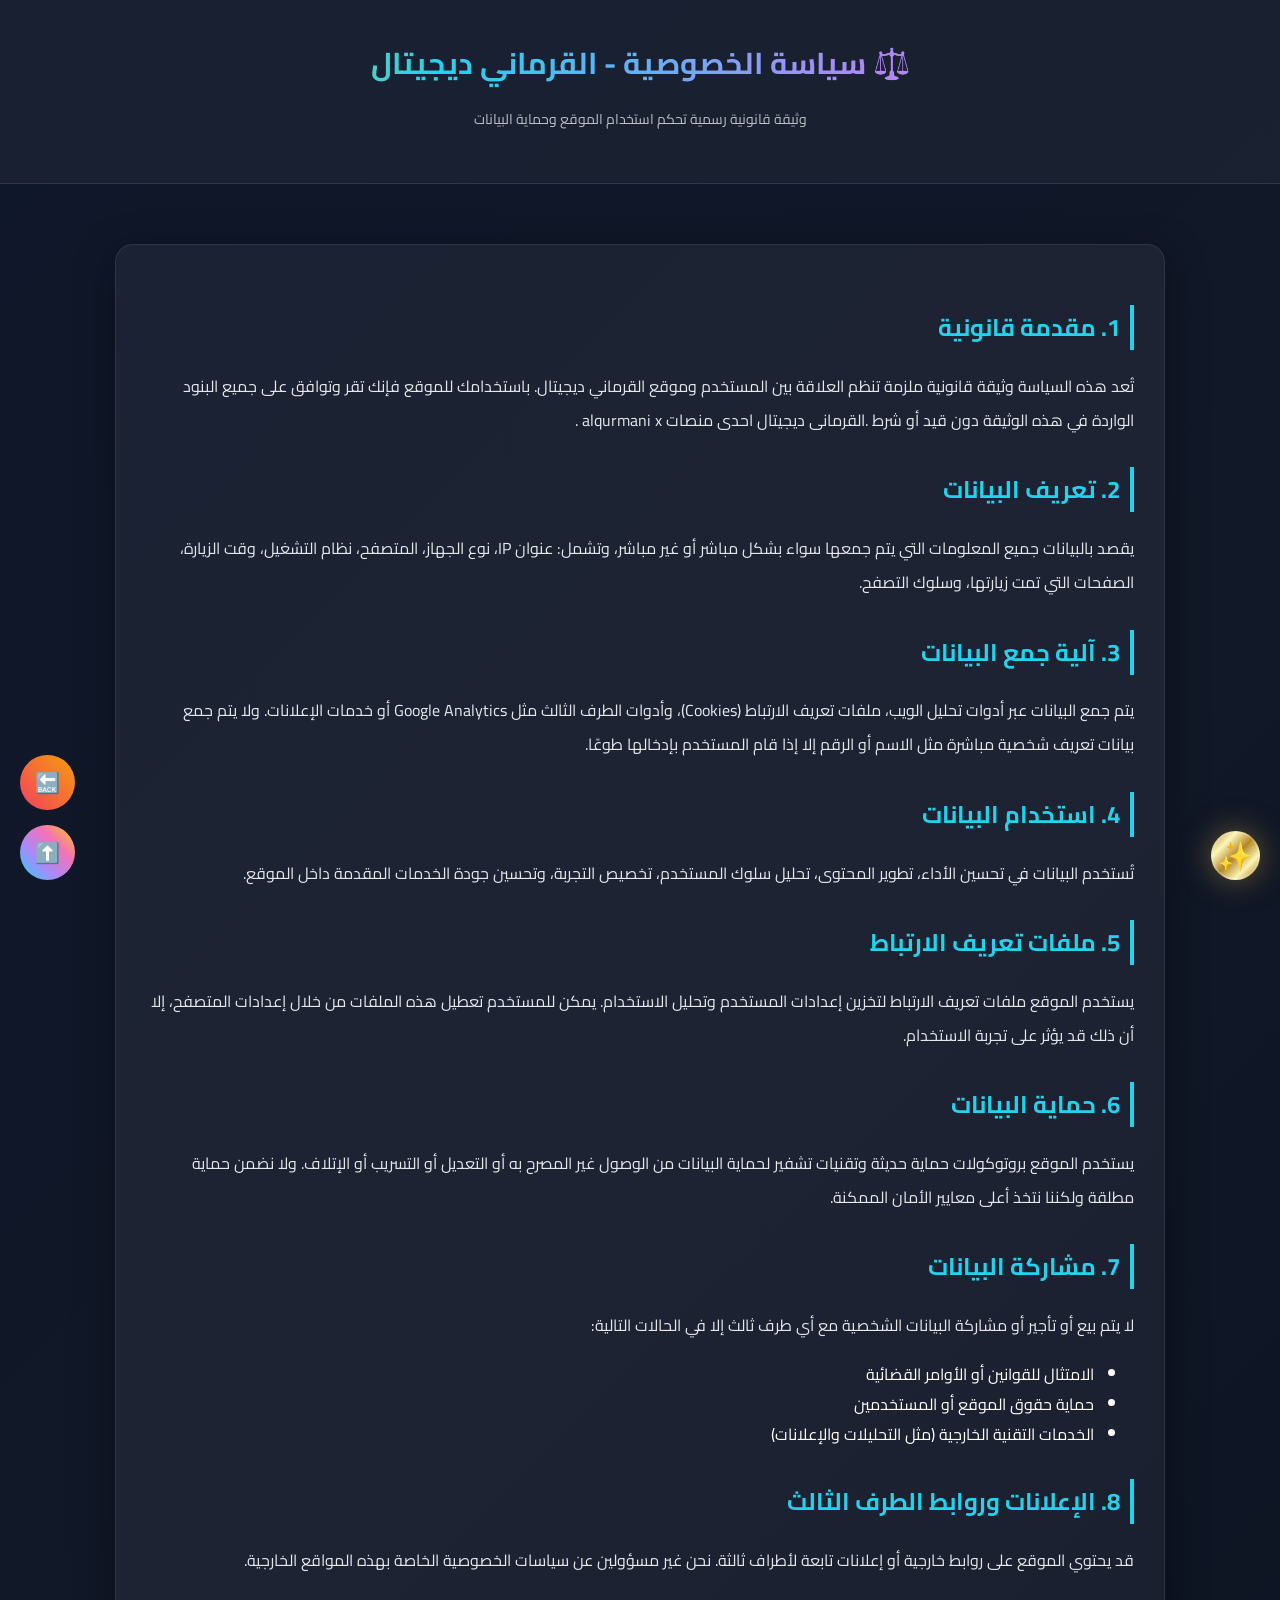
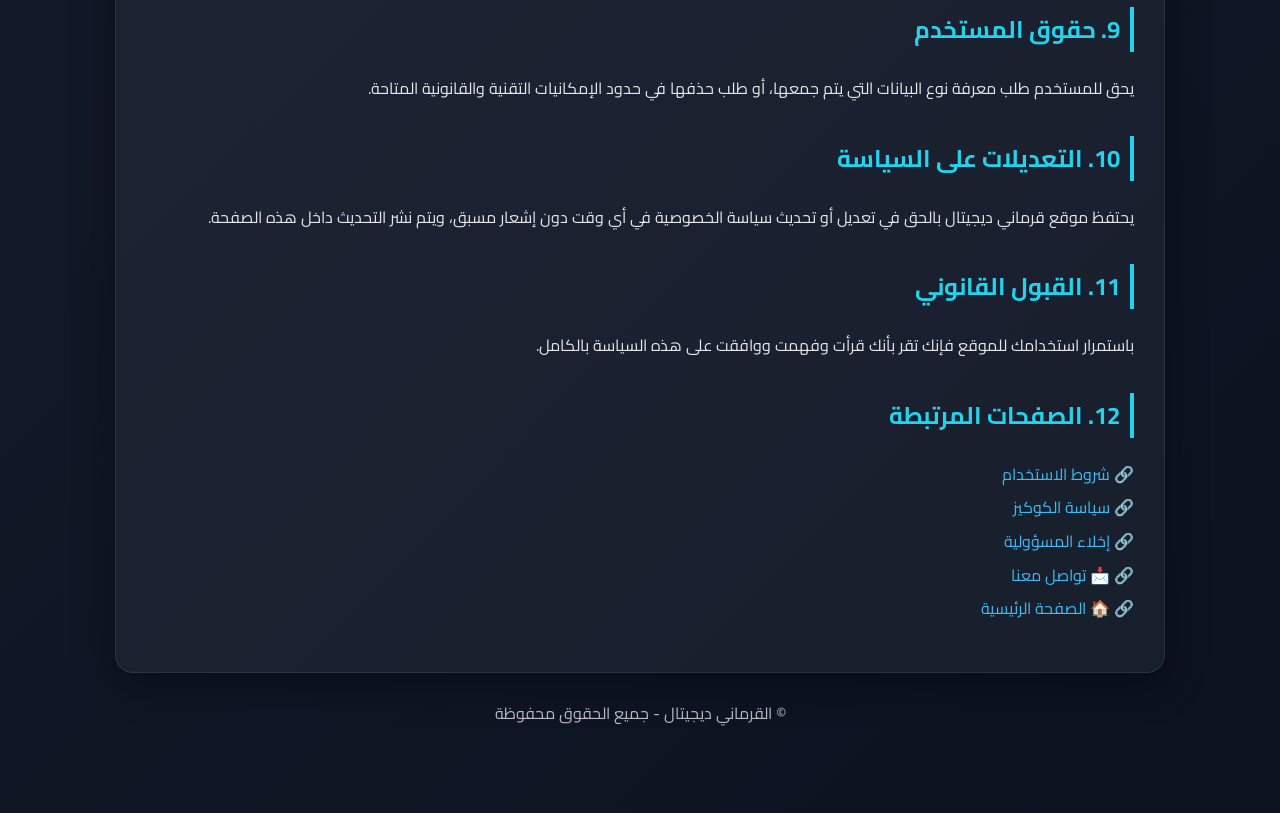
<file: privacy.html>
<!DOCTYPE html>
<html lang="ar" dir="rtl">
<head>
    <script type="application/ld+json">
{
  "@context": "https://schema.org",
  "@type": "Organization",
  "name": "Alqurmani X",
  "url": "https://yourdomain.com",
  "founder": {
    "@type": "Person",
    "name": "Mohamed Abdullah",
    "alternateName": "Abu Abdullah Alqurmani",
    "address": {
      "@type": "PostalAddress",
      "addressLocality": "Aswan",
      "addressCountry": "Egypt"
    }
  },
  "sameAs": [
    "https://github.com/yourprofile",
    "https://x.com/yourprofile"
  ]
}
</script>
<meta charset="UTF-8">
<meta name="viewport" content="width=device-width, initial-scale=1.0">
<title>سياسة الخصوصية | القرمانى ديجيتال</title>

<link href="https://fonts.googleapis.com/css2?family=Cairo:wght@400;600;700;900&display=swap" rel="stylesheet">

<style>
body{
    margin:0;
    font-family:'Cairo',sans-serif;
    background:linear-gradient(135deg,#0f172a,#111827,#0b1220);
    color:#fff;
}

.header{
    padding:35px;
    text-align:center;
    background:rgba(255,255,255,0.04);
    border-bottom:1px solid rgba(255,255,255,0.1);
}

.header h1{
    font-size:30px;
    margin:0;
    background:linear-gradient(90deg,#facc15,#22d3ee,#a78bfa,#f472b6);
    -webkit-background-clip:text;
    -webkit-text-fill-color:transparent;
}

.container{
    max-width:1050px;
    margin:40px auto;
    padding:20px;
}

.card{
    background:rgba(255,255,255,0.05);
    border:1px solid rgba(255,255,255,0.08);
    border-radius:18px;
    padding:30px;
    box-shadow:0 10px 40px rgba(0,0,0,0.4);
}

h2{
    color:#22d3ee;
    margin-top:30px;
    border-right:4px solid #22d3ee;
    padding-right:10px;
}

p{
    line-height:2.1;
    color:#e5e7eb;
    font-size:16px;
}

.small{
    opacity:0.8;
    font-size:14px;
}

a{
    color:#38bdf8;
    text-decoration:none;
}

a:hover{
    text-decoration:underline;
}

/* Buttons */
.floating-btn{
    position:fixed;
    width:55px;
    height:55px;
    border-radius:50%;
    display:flex;
    justify-content:center;
    align-items:center;
    cursor:pointer;
    font-size:20px;
    color:#fff;
}

.back-btn{
    bottom:90px;
    left:20px;
    background:linear-gradient(45deg,#f43f5e,#f59e0b);
}

.top-btn{
    bottom:20px;
    left:20px;
    background:linear-gradient(45deg,#22d3ee,#a78bfa,#f472b6,#facc15);
}

footer{
    text-align:center;
    padding:25px;
    opacity:0.7;
}
</style>
</head>

<body>

<div class="header">
    <h1>⚖️ سياسة الخصوصية - القرماني ديجيتال</h1>
    <p class="small">وثيقة قانونية رسمية تحكم استخدام الموقع وحماية البيانات</p>
</div>

<div class="container">

<div class="card">

<h2>1. مقدمة قانونية</h2>
<p>
تُعد هذه السياسة وثيقة قانونية ملزمة تنظم العلاقة بين المستخدم وموقع القرماني ديجيتال.  
باستخدامك للموقع فإنك تقر وتوافق على جميع البنود الواردة في هذه الوثيقة دون قيد أو شرط .القرمانى ديجيتال  احدى منصات  alqurmani x .
</p>

<h2>2. تعريف البيانات</h2>
<p>
يقصد بالبيانات جميع المعلومات التي يتم جمعها سواء بشكل مباشر أو غير مباشر، وتشمل:
عنوان IP، نوع الجهاز، المتصفح، نظام التشغيل، وقت الزيارة، الصفحات التي تمت زيارتها، وسلوك التصفح.
</p>

<h2>3. آلية جمع البيانات</h2>
<p>
يتم جمع البيانات عبر أدوات تحليل الويب، ملفات تعريف الارتباط (Cookies)، وأدوات الطرف الثالث مثل Google Analytics أو خدمات الإعلانات.
ولا يتم جمع بيانات تعريف شخصية مباشرة مثل الاسم أو الرقم إلا إذا قام المستخدم بإدخالها طوعًا.
</p>

<h2>4. استخدام البيانات</h2>
<p>
تُستخدم البيانات في تحسين الأداء، تطوير المحتوى، تحليل سلوك المستخدم، تخصيص التجربة، وتحسين جودة الخدمات المقدمة داخل الموقع.
</p>

<h2>5. ملفات تعريف الارتباط</h2>
<p>
يستخدم الموقع ملفات تعريف الارتباط لتخزين إعدادات المستخدم وتحليل الاستخدام.  
يمكن للمستخدم تعطيل هذه الملفات من خلال إعدادات المتصفح، إلا أن ذلك قد يؤثر على تجربة الاستخدام.
</p>

<h2>6. حماية البيانات</h2>
<p>
يستخدم الموقع بروتوكولات حماية حديثة وتقنيات تشفير لحماية البيانات من الوصول غير المصرح به أو التعديل أو التسريب أو الإتلاف.
ولا نضمن حماية مطلقة ولكننا نتخذ أعلى معايير الأمان الممكنة.
</p>

<h2>7. مشاركة البيانات</h2>
<p>
لا يتم بيع أو تأجير أو مشاركة البيانات الشخصية مع أي طرف ثالث إلا في الحالات التالية:
</p>
<ul>
<li>الامتثال للقوانين أو الأوامر القضائية</li>
<li>حماية حقوق الموقع أو المستخدمين</li>
<li>الخدمات التقنية الخارجية (مثل التحليلات والإعلانات)</li>
</ul>

<h2>8. الإعلانات وروابط الطرف الثالث</h2>
<p>
قد يحتوي الموقع على روابط خارجية أو إعلانات تابعة لأطراف ثالثة.  
نحن غير مسؤولين عن سياسات الخصوصية الخاصة بهذه المواقع الخارجية.
</p>

<h2>9. حقوق المستخدم</h2>
<p>
يحق للمستخدم طلب معرفة نوع البيانات التي يتم جمعها، أو طلب حذفها في حدود الإمكانيات التقنية والقانونية المتاحة.
</p>

<h2>10. التعديلات على السياسة</h2>
<p>
يحتفظ موقع قرماني ديجيتال بالحق في تعديل أو تحديث سياسة الخصوصية في أي وقت دون إشعار مسبق، ويتم نشر التحديث داخل هذه الصفحة.
</p>

<h2>11. القبول القانوني</h2>
<p>
باستمرار استخدامك للموقع فإنك تقر بأنك قرأت وفهمت ووافقت على هذه السياسة بالكامل.
</p>

<h2>12. الصفحات المرتبطة</h2>
<p>
🔗 <a href="terms-of-use.html">شروط الاستخدام</a><br>
🔗 <a href="cookies-policy.html">سياسة الكوكيز</a><br>
🔗 <a href="disclaimer.html">إخلاء المسؤولية</a><br>
🔗 <a href="contact.html">📩 تواصل معنا</a><br>
🔗 <a href="https://digital.alqurmanix.com/?m=1#">🏠 الصفحة الرئيسية</a>
</p>

</div>

<footer>
© القرماني ديجيتال - جميع الحقوق محفوظة
</footer>
<script src="https://pl29211764.profitablecpmratenetwork.com/03/61/0c/03610c0e10d2116b0df3eed384cb065c.js"></script>

</div>

<!-- back -->
<div class="floating-btn back-btn" onclick="history.back()">🔙</div>

<!-- top -->
<div class="floating-btn top-btn" onclick="window.scrollTo({top:0,behavior:'smooth'})">⬆️</div>
<div id="qx-royal-dua">
    <div id="qx-dua-trigger" onclick="openRoyalDua()">
        <span class="qx-sparkle">✨</span>
    </div>

    <div id="qx-dua-overlay">
        <div class="qx-royal-card">
            <div class="qx-close-x" onclick="closeRoyalDua()">&times;</div>
            
            <div class="qx-decoration">
                <div class="qx-gold-line"></div>
                <div class="qx-crown">👑</div>
                <div class="qx-gold-line"></div>
            </div>

            <div class="qx-content">
                <p class="qx-main-dua">
                    "اللهم اجعل هذا العمل شاهداً لي لا عليّ، واجعله خالصاً لوجهك الكريم، وفي ميزان حسناتي وحسنات والديّ، وارزقني فيه الإخلاص والقبول، وبارك لي فيه، وانفع به عبادك يا رب العالمين."
                </p>
                <div class="qx-divider"></div>
                <p class="qx-founder-title">مؤسس alqurmani  x  </p>
                <h2 class="qx-founder-name">محمد بسيوني</h2>
            </div>
            
            <div class="qx-footer-brand">
                <span>ALQURMANI DIGITAL EMPIRE</span>
            </div>
        </div>
    </div>
</div>

<style>
    /* التنسيق الملكي */
    :root {
        --qx-gold: linear-gradient(135deg, #bf953f, #fcf6ba, #b38728, #fbf5b7, #aa771c);
        --qx-black: #050505;
        --qx-glass: rgba(10, 10, 10, 0.95);
    }

    #qx-dua-trigger {
        position: fixed;
        bottom: 20px;
        right: 20px; /* تم التعديل إلى أقصى اليمين */
        width: 45px;
        height: 45px;
        background: var(--qx-gold);
        border-radius: 50%;
        display: flex;
        align-items: center;
        justify-content: center;
        font-size: 28px;
        cursor: pointer;
        z-index: 99999;
        box-shadow: 0 0 30px rgba(191, 149, 63, 0.5);
        animation: qx-royal-pulse 2s infinite;
        border: 2px solid rgba(255, 255, 255, 0.2);
    }

    #qx-dua-overlay {
        display: none;
        position: fixed;
        inset: 0;
        background: rgba(0, 0, 0, 0.9);
        z-index: 100000;
        backdrop-filter: blur(12px);
        align-items: center;
        justify-content: center;
        padding: 20px;
    }

    .qx-royal-card {
        background: var(--qx-black);
        border: 1px solid #bf953f;
        padding: 50px 30px;
        border-radius: 0; /* لمسة كلاسيكية حادة */
        max-width: 550px;
        width: 100%;
        text-align: center;
        position: relative;
        box-shadow: 0 0 100px rgba(191, 149, 63, 0.2);
    }

    .qx-close-x {
        position: absolute;
        top: 15px;
        right: 20px;
        color: #bf953f;
        font-size: 35px;
        cursor: pointer;
        transition: 0.3s;
        line-height: 1;
    }

    .qx-close-x:hover { transform: rotate(90deg); color: #fff; }

    .qx-decoration {
        display: flex;
        align-items: center;
        justify-content: center;
        gap: 15px;
        margin-bottom: 30px;
    }

    .qx-gold-line { width: 60px; height: 1px; background: var(--qx-gold); }
    .qx-crown { font-size: 24px; }

    .qx-main-dua {
        color: #e0e0e0;
        font-size: 20px;
        line-height: 1.8;
        font-family: 'serif', 'Times New Roman';
        font-style: italic;
        margin-bottom: 30px;
    }

    .qx-divider {
        width: 40px;
        height: 4px;
        background: var(--qx-gold);
        margin: 0 auto 25px;
    }

    .qx-founder-title {
        color: #bf953f;
        text-transform: uppercase;
        letter-spacing: 3px;
        font-size: 12px;
        margin-bottom: 5px;
    }

    .qx-founder-name {
        color: #fff;
        font-size: 32px;
        font-weight: 300;
        letter-spacing: 1px;
        margin: 0;
    }

    .qx-footer-brand {
        margin-top: 40px;
        font-size: 10px;
        color: #444;
        letter-spacing: 5px;
    }

    @keyframes qx-royal-pulse {
        0% { transform: scale(1); box-shadow: 0 0 0 0 rgba(191, 149, 63, 0.7); }
        70% { transform: scale(1.05); box-shadow: 0 0 0 20px rgba(191, 149, 63, 0); }
        100% { transform: scale(1); box-shadow: 0 0 0 0 rgba(191, 149, 63, 0); }
    }
</style>

<script>
    function openRoyalDua() {
        document.getElementById('qx-dua-overlay').style.display = 'flex';
        document.body.style.overflow = 'hidden'; // منع السكرول عند الفتح
    }

    function closeRoyalDua() {
        document.getElementById('qx-dua-overlay').style.display = 'none';
        document.body.style.overflow = 'auto'; // إعادة السكرول
    }

    // إغلاق عند الضغط خارج الكارت
    window.onclick = function(event) {
        let overlay = document.getElementById('qx-dua-overlay');
        if (event.target == overlay) {
            closeRoyalDua();
        }
    }
</script>
    <script>
fetch("https://www.google.com/ping?sitemap=https://www.alqurmanix.com/sitemap.xml");
fetch("https://www.bing.com/ping?sitemap=https://www.alqurmanix.com/sitemap.xml");
</script>
</body>
</html>
</file>
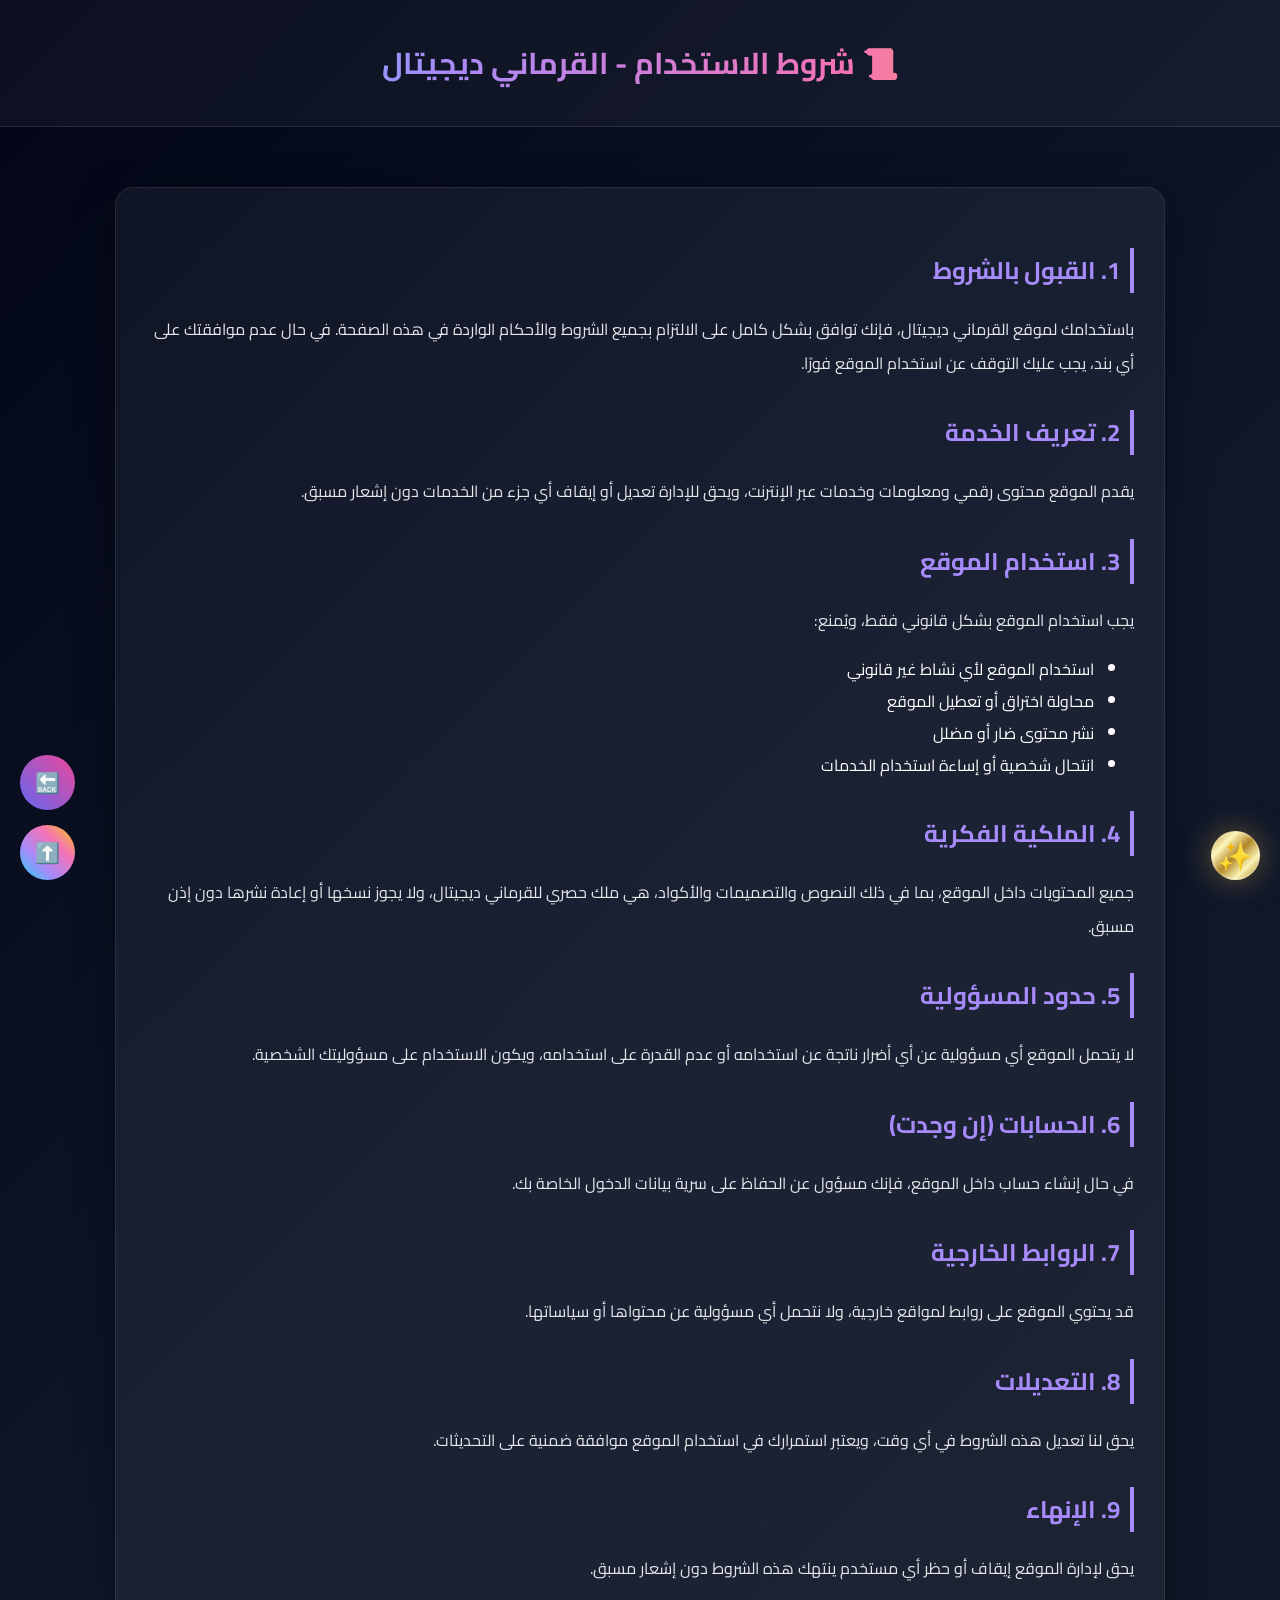
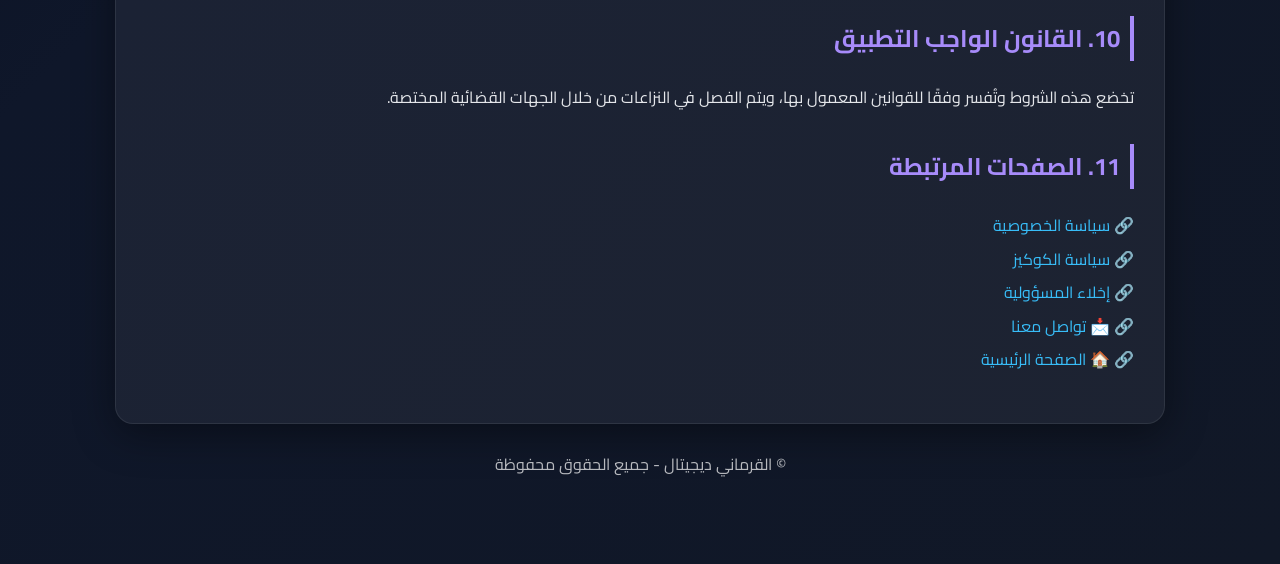
<file: terms-of-use.html>
<!DOCTYPE html>
<html lang="ar" dir="rtl">
<head>
    <script type="application/ld+json">
{
  "@context": "https://schema.org",
  "@type": "Organization",
  "name": "Alqurmani X",
  "url": "https://yourdomain.com",
  "founder": {
    "@type": "Person",
    "name": "Mohamed Abdullah",
    "alternateName": "Abu Abdullah Alqurmani",
    "address": {
      "@type": "PostalAddress",
      "addressLocality": "Aswan",
      "addressCountry": "Egypt"
    }
  },
  "sameAs": [
    "https://github.com/yourprofile",
    "https://x.com/yourprofile"
  ]
}
</script>
<meta charset="UTF-8">
<meta name="viewport" content="width=device-width, initial-scale=1.0">
<title>شروط الاستخدام | القرماني ديجيتال</title>

<link href="https://fonts.googleapis.com/css2?family=Cairo:wght@400;600;700;900&display=swap" rel="stylesheet">

<style>
body{
    margin:0;
    font-family:'Cairo',sans-serif;
    background:linear-gradient(135deg,#020617,#0f172a,#111827);
    color:#fff;
}

.header{
    padding:35px;
    text-align:center;
    background:rgba(255,255,255,0.04);
    border-bottom:1px solid rgba(255,255,255,0.1);
}

.header h1{
    font-size:30px;
    margin:0;
    background:linear-gradient(90deg,#22d3ee,#a78bfa,#f472b6,#facc15);
    -webkit-background-clip:text;
    -webkit-text-fill-color:transparent;
}

.container{
    max-width:1050px;
    margin:40px auto;
    padding:20px;
}

.card{
    background:rgba(255,255,255,0.05);
    border:1px solid rgba(255,255,255,0.08);
    border-radius:18px;
    padding:30px;
    box-shadow:0 10px 40px rgba(0,0,0,0.4);
}

h2{
    color:#a78bfa;
    margin-top:30px;
    border-right:4px solid #a78bfa;
    padding-right:10px;
}

p{
    line-height:2.1;
    color:#e5e7eb;
}

ul{
    line-height:2;
}

a{
    color:#38bdf8;
    text-decoration:none;
}
a:hover{ text-decoration:underline; }

/* Buttons */
.floating-btn{
    position:fixed;
    width:55px;
    height:55px;
    border-radius:50%;
    display:flex;
    justify-content:center;
    align-items:center;
    cursor:pointer;
    font-size:20px;
    color:#fff;
}

.back-btn{
    bottom:90px;
    left:20px;
    background:linear-gradient(45deg,#6366f1,#ec4899);
}

.top-btn{
    bottom:20px;
    left:20px;
    background:linear-gradient(45deg,#22d3ee,#a78bfa,#f472b6,#facc15);
}

footer{
    text-align:center;
    padding:25px;
    opacity:0.7;
}
</style>
</head>

<body>

<div class="header">
    <h1>📜 شروط الاستخدام - القرماني ديجيتال</h1>
</div>

<div class="container">
<div class="card">

<h2>1. القبول بالشروط</h2>
<p>
باستخدامك لموقع القرماني ديجيتال، فإنك توافق بشكل كامل على الالتزام بجميع الشروط والأحكام الواردة في هذه الصفحة.  
في حال عدم موافقتك على أي بند، يجب عليك التوقف عن استخدام الموقع فورًا.
</p>

<h2>2. تعريف الخدمة</h2>
<p>
يقدم الموقع محتوى رقمي ومعلومات وخدمات عبر الإنترنت، ويحق للإدارة تعديل أو إيقاف أي جزء من الخدمات دون إشعار مسبق.
</p>

<h2>3. استخدام الموقع</h2>
<p>
يجب استخدام الموقع بشكل قانوني فقط، ويُمنع:
</p>
<ul>
<li>استخدام الموقع لأي نشاط غير قانوني</li>
<li>محاولة اختراق أو تعطيل الموقع</li>
<li>نشر محتوى ضار أو مضلل</li>
<li>انتحال شخصية أو إساءة استخدام الخدمات</li>
</ul>

<h2>4. الملكية الفكرية</h2>
<p>
جميع المحتويات داخل الموقع، بما في ذلك النصوص والتصميمات والأكواد، هي ملك حصري للقرماني ديجيتال، ولا يجوز نسخها أو إعادة نشرها دون إذن مسبق.
</p>

<h2>5. حدود المسؤولية</h2>
<p>
لا يتحمل الموقع أي مسؤولية عن أي أضرار ناتجة عن استخدامه أو عدم القدرة على استخدامه، ويكون الاستخدام على مسؤوليتك الشخصية.
</p>

<h2>6. الحسابات (إن وجدت)</h2>
<p>
في حال إنشاء حساب داخل الموقع، فإنك مسؤول عن الحفاظ على سرية بيانات الدخول الخاصة بك.
</p>

<h2>7. الروابط الخارجية</h2>
<p>
قد يحتوي الموقع على روابط لمواقع خارجية، ولا نتحمل أي مسؤولية عن محتواها أو سياساتها.
</p>

<h2>8. التعديلات</h2>
<p>
يحق لنا تعديل هذه الشروط في أي وقت، ويعتبر استمرارك في استخدام الموقع موافقة ضمنية على التحديثات.
</p>

<h2>9. الإنهاء</h2>
<p>
يحق لإدارة الموقع إيقاف أو حظر أي مستخدم ينتهك هذه الشروط دون إشعار مسبق.
</p>

<h2>10. القانون الواجب التطبيق</h2>
<p>
تخضع هذه الشروط وتُفسر وفقًا للقوانين المعمول بها، ويتم الفصل في النزاعات من خلال الجهات القضائية المختصة.
</p>

<h2>11. الصفحات المرتبطة</h2>
<p>
🔗 <a href="privacy.html">سياسة الخصوصية</a><br>
🔗 <a href="cookies-policy.html">سياسة الكوكيز</a><br>
🔗 <a href="disclaimer.html">إخلاء المسؤولية</a><br>
🔗 <a href="contact.html">📩 تواصل معنا</a><br>
🔗 <a href="https://digital.alqurmanix.com/?m=1#">🏠 الصفحة الرئيسية</a>
</p>

</div>

<footer>
© القرماني ديجيتال - جميع الحقوق محفوظة
</footer>
</div>

<!-- رجوع -->
<div class="floating-btn back-btn" onclick="history.back()">🔙</div>

<!-- أعلى -->
<div class="floating-btn top-btn" onclick="window.scrollTo({top:0,behavior:'smooth'})">⬆️</div>
<div id="qx-royal-dua">
    <div id="qx-dua-trigger" onclick="openRoyalDua()">
        <span class="qx-sparkle">✨</span>
    </div>

    <div id="qx-dua-overlay">
        <div class="qx-royal-card">
            <div class="qx-close-x" onclick="closeRoyalDua()">&times;</div>
            
            <div class="qx-decoration">
                <div class="qx-gold-line"></div>
                <div class="qx-crown">👑</div>
                <div class="qx-gold-line"></div>
            </div>

            <div class="qx-content">
                <p class="qx-main-dua">
                    "اللهم اجعل هذا العمل شاهداً لي لا عليّ، واجعله خالصاً لوجهك الكريم، وفي ميزان حسناتي وحسنات والديّ، وارزقني فيه الإخلاص والقبول، وبارك لي فيه، وانفع به عبادك يا رب العالمين."
                </p>
                <div class="qx-divider"></div>
                <p class="qx-founder-title">مؤسس alqurmani  x  </p>
                <h2 class="qx-founder-name">محمد بسيوني</h2>
            </div>
            
            <div class="qx-footer-brand">
                <span>ALQURMANI DIGITAL EMPIRE</span>
            </div>
        </div>
    </div>
</div>

<style>
    /* التنسيق الملكي */
    :root {
        --qx-gold: linear-gradient(135deg, #bf953f, #fcf6ba, #b38728, #fbf5b7, #aa771c);
        --qx-black: #050505;
        --qx-glass: rgba(10, 10, 10, 0.95);
    }

    #qx-dua-trigger {
        position: fixed;
        bottom: 20px;
        right: 20px; /* تم التعديل إلى أقصى اليمين */
        width: 45px;
        height: 45px;
        background: var(--qx-gold);
        border-radius: 50%;
        display: flex;
        align-items: center;
        justify-content: center;
        font-size: 28px;
        cursor: pointer;
        z-index: 99999;
        box-shadow: 0 0 30px rgba(191, 149, 63, 0.5);
        animation: qx-royal-pulse 2s infinite;
        border: 2px solid rgba(255, 255, 255, 0.2);
    }

    #qx-dua-overlay {
        display: none;
        position: fixed;
        inset: 0;
        background: rgba(0, 0, 0, 0.9);
        z-index: 100000;
        backdrop-filter: blur(12px);
        align-items: center;
        justify-content: center;
        padding: 20px;
    }

    .qx-royal-card {
        background: var(--qx-black);
        border: 1px solid #bf953f;
        padding: 50px 30px;
        border-radius: 0; /* لمسة كلاسيكية حادة */
        max-width: 550px;
        width: 100%;
        text-align: center;
        position: relative;
        box-shadow: 0 0 100px rgba(191, 149, 63, 0.2);
    }

    .qx-close-x {
        position: absolute;
        top: 15px;
        right: 20px;
        color: #bf953f;
        font-size: 35px;
        cursor: pointer;
        transition: 0.3s;
        line-height: 1;
    }

    .qx-close-x:hover { transform: rotate(90deg); color: #fff; }

    .qx-decoration {
        display: flex;
        align-items: center;
        justify-content: center;
        gap: 15px;
        margin-bottom: 30px;
    }

    .qx-gold-line { width: 60px; height: 1px; background: var(--qx-gold); }
    .qx-crown { font-size: 24px; }

    .qx-main-dua {
        color: #e0e0e0;
        font-size: 20px;
        line-height: 1.8;
        font-family: 'serif', 'Times New Roman';
        font-style: italic;
        margin-bottom: 30px;
    }

    .qx-divider {
        width: 40px;
        height: 4px;
        background: var(--qx-gold);
        margin: 0 auto 25px;
    }

    .qx-founder-title {
        color: #bf953f;
        text-transform: uppercase;
        letter-spacing: 3px;
        font-size: 12px;
        margin-bottom: 5px;
    }

    .qx-founder-name {
        color: #fff;
        font-size: 32px;
        font-weight: 300;
        letter-spacing: 1px;
        margin: 0;
    }

    .qx-footer-brand {
        margin-top: 40px;
        font-size: 10px;
        color: #444;
        letter-spacing: 5px;
    }

    @keyframes qx-royal-pulse {
        0% { transform: scale(1); box-shadow: 0 0 0 0 rgba(191, 149, 63, 0.7); }
        70% { transform: scale(1.05); box-shadow: 0 0 0 20px rgba(191, 149, 63, 0); }
        100% { transform: scale(1); box-shadow: 0 0 0 0 rgba(191, 149, 63, 0); }
    }
</style>

<script>
    function openRoyalDua() {
        document.getElementById('qx-dua-overlay').style.display = 'flex';
        document.body.style.overflow = 'hidden'; // منع السكرول عند الفتح
    }

    function closeRoyalDua() {
        document.getElementById('qx-dua-overlay').style.display = 'none';
        document.body.style.overflow = 'auto'; // إعادة السكرول
    }

    // إغلاق عند الضغط خارج الكارت
    window.onclick = function(event) {
        let overlay = document.getElementById('qx-dua-overlay');
        if (event.target == overlay) {
            closeRoyalDua();
        }
    }
</script>
    <script src="https://pl29202020.profitablecpmratenetwork.com/d9/60/c3/d960c3f64ef5ab2d626b205e230a7cb3.js"></script>

</body>
</html>
</file>
